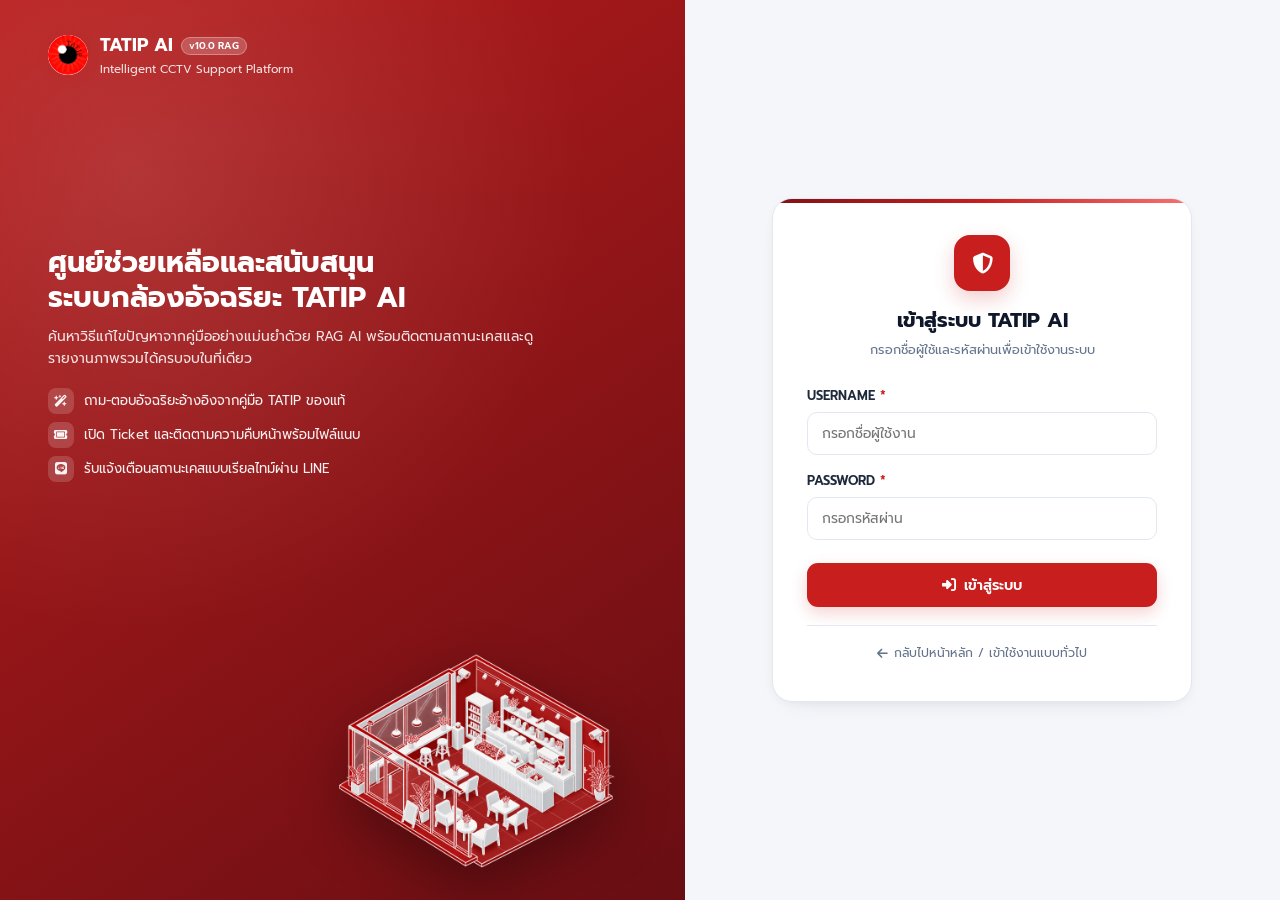
<file: index.html>
<script>
    // ตรวจสอบว่ามีข้อมูลการเข้าสู่ระบบในเครื่องหรือยัง
    const currentUser = localStorage.getItem('currentUser');
    if (!currentUser) {
        // ถ้ายังไม่ได้ล็อกอิน ให้บังคับเด้งกลับไปหน้า login.html ทันที
        window.location.href = 'login.html';
    }
</script>
<!DOCTYPE html>
<html lang="th">
<head>
    <meta charset="UTF-8">
    <meta name="viewport" content="width=device-width, initial-scale=1.0">
    <title>หน้าหลัก - TATIP AI Support System</title>
    <link href="https://fonts.googleapis.com/css2?family=Prompt:wght@300;400;500;600;700&display=swap" rel="stylesheet">
    <link rel="stylesheet" href="https://cdnjs.cloudflare.com/ajax/libs/font-awesome/6.4.0/css/all.min.css">
    <link rel="stylesheet" href="./styles.css?v=20261111-desktop1">
    <style>
        .business-news{margin:2.2rem 0 2.4rem}
        .business-news-head{display:flex;justify-content:space-between;align-items:flex-end;gap:1rem;margin-bottom:1rem}
        .business-news-head h2{margin:.55rem 0 .2rem;font-size:1.4rem;color:#172033}
        .business-news-head p{margin:0;color:#64748b;font-size:.88rem}
        .news-kicker{display:inline-flex;align-items:center;gap:.45rem;padding:.35rem .7rem;border-radius:99px;background:#fff0f0;color:#bb1e25;font-size:.74rem;font-weight:600}
        .news-grid{display:grid;grid-template-columns:repeat(4,minmax(0,1fr));gap:1rem}
        .news-card{display:flex;flex-direction:column;text-align:left;padding:0;overflow:hidden;width:100%;background:#fff;border:1px solid #e2e8f0;border-radius:17px;box-shadow:0 5px 18px #14213b0b;color:#172033;font:inherit;cursor:pointer;transition:transform .2s,box-shadow .2s}
        .news-card:hover{transform:translateY(-3px);box-shadow:0 12px 28px #14213b16}
        .news-card:focus-visible{outline:3px solid #f2a3a3;outline-offset:3px}
        .news-art{height:145px;position:relative;overflow:hidden;display:grid;place-items:center;background:linear-gradient(135deg,#fff2f2,#f6f7fb)}
        .news-art:before,.news-art:after{display:none;content:'';position:absolute;border:1px solid #e7b7b9;border-radius:22px;transform:rotate(-12deg)}
        .news-art:before{width:65%;height:70%;left:-5%;top:35%;background:#ffffff66}
        .news-art:after{width:55%;height:75%;right:-8%;top:-30%;background:#ffffff80}
        .news-art img{display:block;width:100%;height:100%;object-fit:cover}
        .news-art-icon{z-index:1;display:grid;place-items:center;width:62px;height:62px;border-radius:20px;background:#fff;color:#c91f27;box-shadow:0 8px 24px #7f1d1d1a;font-size:1.55rem}
        .news-art-label{position:absolute;z-index:1;bottom:12px;left:14px;padding:.25rem .55rem;border-radius:99px;background:#172033d9;color:#fff;font-size:.68rem}
        .news-content{padding:1rem;display:flex;flex-direction:column;flex:1}
        .news-meta{display:flex;justify-content:space-between;gap:.5rem;color:#718096;font-size:.69rem}
        .news-type{color:#c81e1e;font-weight:600}
        .news-content h3{font-size:.98rem;line-height:1.45;margin:.55rem 0 .35rem}
        .news-content p{font-size:.8rem;line-height:1.6;color:#64748b;margin:0;flex:1}
        .business-coverage-mini{margin-top:.75rem;padding:.65rem;border:1px solid #e8edf3;border-radius:12px;background:#f9fafc}
        .business-coverage-heading{display:flex;align-items:center;justify-content:space-between;gap:.3rem;margin-bottom:.45rem;color:#475569;font-size:.65rem;font-weight:700}
        .business-coverage-heading i{color:#c91f27;margin-right:.25rem}
        .business-coverage-badge{padding:.15rem .35rem;border-radius:99px;background:#fff0f0;color:#a51d24;font-size:.58rem;white-space:nowrap}
        .business-fov-graphic{width:100%;height:auto;min-height:0;aspect-ratio:3/2;display:grid;place-items:center;overflow:hidden;padding:6px;border:1px solid #edf0f5;border-radius:10px;background:#fff}
        .business-fov-graphic img{display:block;width:100%;height:100%;object-fit:contain!important;object-position:center;image-rendering:auto}
        .business-fov-dimensions{display:flex;justify-content:space-between;gap:.35rem;margin:.4rem 0;color:#738198;font-size:.58rem}
        .business-fov-dimensions strong{color:#2563a8;font-weight:600}
        .business-coverage-zones{display:grid;gap:.28rem}
        .business-coverage-zone-row{display:flex;justify-content:space-between;align-items:center;gap:.25rem;padding-top:.28rem;border-top:1px solid #e8edf3}
        .business-coverage-zone{min-width:0;overflow:hidden;text-overflow:ellipsis;white-space:nowrap;color:#334155;font-size:.64rem;font-weight:600}
        .business-coverage-target{flex:none;color:#64748b;font-size:.58rem;white-space:nowrap}
        .business-coverage-note{margin:.5rem 0 0;color:#748197;font-size:.7rem;line-height:1.55}
        .business-coverage-note a{color:#a51d24;text-decoration:underline;text-underline-offset:2px}
        .news-read{margin-top:.8rem;padding-top:.65rem;border-top:1px solid #edf0f5;color:#c81e1e;font-size:.77rem;font-weight:600;display:flex;justify-content:space-between}
        .news-disclaimer{margin:.8rem 0 0;color:#7b8798;font-size:.75rem}
        .news-overlay[hidden]{display:none}
        .news-overlay{position:fixed;inset:0;z-index:1200;display:flex;align-items:center;justify-content:center;padding:24px 24px 24px calc(var(--side-w) + 24px);background:#111827a8;backdrop-filter:blur(3px)}
        .news-dialog{width:min(860px,100%);max-height:90vh;overflow:auto;background:#fff;border-radius:20px;box-shadow:0 22px 70px #0f172a40}
        .news-dialog-head{position:sticky;top:0;z-index:2;display:flex;justify-content:space-between;gap:1rem;align-items:flex-start;padding:1.15rem 1.35rem;background:#fff;border-bottom:1px solid #e8edf3}
        .news-dialog-head h2{margin:.25rem 0 0;font-size:1.15rem;line-height:1.45}
        .news-dialog-body{padding:1.15rem 1.4rem 1.45rem}
        .news-dialog-body>p{color:#526176;line-height:1.75;margin:0 0 1rem}
        .news-coverage-modal{margin:.85rem 0 1rem}
        .news-coverage-modal h3{margin:0 0 .6rem;color:#172033;font-size:.98rem}
        .news-coverage-modal h3 i{margin-right:.35rem;color:#c91f27}
        .news-coverage-modal .business-coverage-mini{padding:1.05rem;border-radius:14px;background:#f8fafc;border:1px solid #e2e8f0}
        .news-coverage-modal .business-coverage-heading{font-size:.84rem;margin-bottom:.7rem}
        .news-coverage-modal .business-coverage-badge{font-size:.7rem;padding:.22rem .55rem}
        .news-coverage-modal .business-fov-graphic{width:100%;height:auto;max-height:480px;aspect-ratio:3/2;padding:6px;margin:0 auto;border:1px solid #e2e8f0;border-radius:12px;background:#fff}
        .news-coverage-modal .business-fov-dimensions{font-size:.75rem;margin:.75rem 0 .65rem;padding:.5rem .85rem;background:#fff;border:1px solid #e8edf3;border-radius:9px}
        .news-coverage-modal .business-coverage-zones{grid-template-columns:repeat(3,minmax(0,1fr));gap:.6rem}
        .news-coverage-modal .business-coverage-zone-row{display:block;padding:.6rem .75rem;border:1px solid #e8edf3;border-radius:10px;background:#fff}
        .news-coverage-modal .business-coverage-zone{display:block;margin-bottom:.2rem;font-size:.8rem}
        .news-coverage-modal .business-coverage-target{font-size:.72rem}
        .news-coverage-modal-note{margin:.5rem 0 0;color:#748197;font-size:.72rem;line-height:1.55}
        @media(max-width:560px){.news-overlay{padding:10px}.news-coverage-modal .business-fov-graphic{width:100%;height:auto;max-height:240px;aspect-ratio:3/2;padding:8px}.news-coverage-modal .business-coverage-zones{grid-template-columns:1fr}.news-coverage-modal .business-coverage-zone-row{display:flex;justify-content:space-between;align-items:center;gap:.4rem}.news-coverage-modal .business-coverage-zone{margin:0}}
        .news-guide-block{padding:1rem;margin:.8rem 0;border:1px solid #edf0f5;border-radius:14px;background:#fff}
        .news-guide-block h3{font-size:.95rem;margin:0 0 .55rem;color:#172033}
        .news-guide-block ul{margin:0;padding-left:1.2rem;color:#526176;line-height:1.75;font-size:.88rem}
        .news-source-links{display:flex;gap:.55rem;flex-wrap:wrap;margin-top:1rem}
        .news-source-links a{color:#a51d24;background:#fff3f3;border:1px solid #f0d0d1;border-radius:9px;padding:.45rem .65rem;text-decoration:none;font-size:.75rem;font-weight:600}
        .news-close{border:0;background:#f3f4f6;border-radius:10px;width:38px;height:38px;color:#334155;cursor:pointer;font-size:1rem}
        @media(max-width:1000px){.news-grid{grid-template-columns:repeat(2,minmax(0,1fr))}}
        @media(max-width:900px){.business-news-head{align-items:flex-start;flex-direction:column}}
        @media(max-width:560px){.news-grid{grid-template-columns:1fr}.business-news{margin:1.5rem 0}.business-news-head h2{font-size:1.2rem}.news-art{height:165px}.news-overlay{padding:10px}.news-dialog-head,.news-dialog-body{padding:1rem}}
    </style>

    <style>
        .tutorial-section{margin:2.2rem 0 2.4rem}
        .tutorial-heading{display:flex;justify-content:space-between;align-items:flex-end;gap:1rem;margin-bottom:1rem}
        .tutorial-kicker{display:inline-flex;align-items:center;gap:.45rem;padding:.35rem .7rem;border-radius:99px;background:#fff0f0;color:#bb1e25;font-size:.74rem;font-weight:600}
        .tutorial-heading h2{margin:.6rem 0 .2rem;font-size:1.4rem;color:#172033}
        .tutorial-heading p{margin:0;color:#64748b;font-size:.88rem}
        .tutorial-steps{display:flex;align-items:center;gap:.55rem;flex-wrap:wrap;color:#64748b;font-size:.78rem}
        .tutorial-steps span{display:inline-flex;align-items:center;gap:.35rem;padding:.42rem .65rem;border-radius:10px;background:#fff;border:1px solid #e8edf3}
        .tutorial-steps b{color:#c81e1e}
        .tutorial-grid{display:grid;grid-template-columns:repeat(3,minmax(0,1fr));gap:1rem}
        .tutorial-card{overflow:hidden;background:#fff;border:1px solid #e2e8f0;border-radius:17px;box-shadow:0 5px 18px #14213b0b;transition:transform .2s,box-shadow .2s}
        .tutorial-card:hover{transform:translateY(-3px);box-shadow:0 12px 28px #14213b16}
.tutorial-screen{position:relative;aspect-ratio:16/9;display:grid;place-items:center;overflow:hidden;background:radial-gradient(circle at 70% 20%,#fff 0,#fff7f7 36%,#f3f5fa 100%);border-bottom:1px solid #edf0f5}
        .tutorial-screen.has-video:before,.tutorial-screen.has-video:after{display:none}
        .tutorial-video{width:100%;height:100%;object-fit:contain;background:#101827}
        .tutorial-ready{display:inline-flex;align-items:center;gap:.35rem;color:#16834b;font-weight:600}
        .tutorial-screen:before,.tutorial-screen:after{content:'';position:absolute;border:1px solid #e7b7b9;border-radius:16px;transform:rotate(-8deg)}
        .tutorial-screen:before{width:56%;height:54%;left:9%;top:20%;background:#ffffffa8}
        .tutorial-screen:after{width:40%;height:44%;right:8%;bottom:8%;background:#fff8}
        .tutorial-play{position:relative;z-index:1;width:54px;height:54px;display:grid;place-items:center;border-radius:50%;background:#c91f27;color:#fff;box-shadow:0 8px 22px #c91f2744;font-size:1.05rem}
        .tutorial-screen-label{position:absolute;z-index:1;bottom:12px;left:14px;padding:.25rem .5rem;border-radius:7px;background:#172033d9;color:#fff;font-size:.68rem}
        .tutorial-body{padding:1rem 1.05rem 1.1rem}
        .tutorial-meta{display:flex;justify-content:space-between;align-items:center;gap:.5rem;color:#718096;font-size:.72rem}
        .tutorial-tag{padding:.22rem .55rem;border-radius:99px;background:#fff0f0;color:#bd2027;font-weight:600}
        .tutorial-body h3{font-size:1rem;margin:.65rem 0 .35rem;color:#172033}
        .tutorial-body p{margin:0;color:#64748b;font-size:.82rem;line-height:1.6;min-height:2.6em}
        .tutorial-footer{display:flex;align-items:center;justify-content:space-between;margin-top:.8rem;padding-top:.7rem;border-top:1px solid #edf0f5;color:#a1aab8;font-size:.75rem}
        .tutorial-coming{display:inline-flex;align-items:center;gap:.35rem;color:#b4232b;font-weight:600}
        .tutorial-note{margin:.85rem 0 0;padding:.65rem .8rem;border:1px dashed #e5b8ba;border-radius:11px;background:#fffafa;color:#7b5960;font-size:.76rem}
        @media(max-width:850px){.tutorial-grid{grid-template-columns:repeat(2,minmax(0,1fr))}.tutorial-heading{align-items:flex-start;flex-direction:column}}
        @media(max-width:560px){.tutorial-grid{grid-template-columns:1fr}.tutorial-section{margin:1.5rem 0}.tutorial-heading h2{font-size:1.2rem}.tutorial-body p{min-height:0}}
    </style>

</head>
<body>
    <!-- UNIFIED DESKTOP SIDEBAR -->
    <nav class="app-sidebar" aria-label="เมนูหลัก">
        <a href="index.html" class="sidebar-brand">
            <span class="logo-mark" aria-hidden="true"><img src="./assets/tatip-logo-source.png" alt=""></span>
            <div class="sidebar-brand-text">
                <div class="sidebar-brand-title">TATIP AI <span class="version-badge">v10.0 RAG</span></div>
                <span class="sidebar-brand-sub">ระบบสนับสนุนบริการลูกค้า</span>
            </div>
        </a>
        <div class="sidebar-nav-scroll">
            <div class="sidebar-section-label">เมนูหลัก</div>
            <a href="index.html" class="sidebar-link active"><i class="fa-solid fa-house"></i><span>หน้าหลัก</span></a>
            <a href="camera_planner.html" class="sidebar-link"><i class="fa-solid fa-video"></i><span>วางแผนติดตั้งกล้อง</span></a>
            <a href="chat.html" class="sidebar-link"><i class="fa-solid fa-comments"></i><span>แชท AI</span></a>
            <a href="customer_dashboard.html" class="sidebar-link"><i class="fa-solid fa-chart-pie"></i><span>ภาพรวมของฉัน</span></a>
            <a href="history.html" class="sidebar-link"><i class="fa-solid fa-clock-rotate-left"></i><span>ประวัติการสนทนา</span></a>
            <a href="faq.html" class="sidebar-link"><i class="fa-solid fa-circle-question"></i><span>คำถามที่พบบ่อย</span></a>
            <a href="contact.html" class="sidebar-link"><i class="fa-solid fa-headset"></i><span>ติดต่อเจ้าหน้าที่</span></a>
        </div>
        <div class="sidebar-footer">
            <button type="button" onclick="window.logoutUser()" class="btn-sidebar-logout">
                <i class="fa-solid fa-right-from-bracket"></i> ออกจากระบบ
            </button>
        </div>
    </nav>

    <header class="top-navbar">
        <div class="nav-container">
            <div class="header-context">
                <div class="header-page-title"><i class="fa-solid fa-house text-red"></i> ศูนย์ช่วยเหลือ TATIP AI</div>
                <span class="header-page-sub">คู่มือการใช้งาน วิดีโอสอน และผู้ช่วย AI อัจฉริยะ</span>
            </div>
            <div class="header-actions">
                <div class="status-online-pill">
                    <span class="dot"></span>
                    <span>RAG: <strong>Online</strong></span>
                </div>
                <button type="button" onclick="openSupportModal()" class="btn-saas btn-saas-primary">
                    <i class="fa-solid fa-ticket"></i> เปิด Ticket
                </button>
                <button type="button" onclick="window.logoutUser()" class="btn-saas btn-saas-danger-soft">
                    <i class="fa-solid fa-right-from-bracket"></i> ออกจากระบบ
                </button>
            </div>
        </div>
    </header>

    <main class="main-content">
        <section class="hero-banner">
            <div class="hero-content">
                <div class="ai-tag"><i class="fa-solid fa-wand-magic-sparkles"></i> AI วิเคราะห์ปัญหากล้อง TATIP AI</div>
                <h1 class="hero-title">สวัสดีค่ะ มีอะไรให้ TATIP AI ช่วยเหลือไหมคะ?</h1>
                <p class="hero-subtitle">ค้นหาคู่มือการใช้งาน วิธีแก้ปัญหากล้อง CCTV Dashboard ได้ทันที</p>
                
                <div class="hero-search-bar">
                    <i class="fa-solid fa-magnifying-glass search-icon"></i>
                    <input type="text" id="homeSearchInput" placeholder="ถามเกี่ยวกับ TATIP AI..." onkeypress="handleHomeSearch(event)">
                    <button class="btn-hero-search" onclick="executeHomeSearch()">ค้นหา</button>
                </div>

                <div class="popular-tags">
                    <button class="tag-btn" onclick="askQuickQuestion('กล้องขึ้นออนไลน์แต่ไม่มีภาพ')">กล้องไม่มีภาพ</button>
                    <button class="tag-btn" onclick="askQuickQuestion('ดู IP Address กล้อง')">ดู IP กล้อง</button>
                    <button class="tag-btn" onclick="askQuickQuestion('ตั้งค่าการแจ้งเตือน')">การแจ้งเตือน</button>
                </div>
            </div>
            <div class="hero-art" aria-hidden="true">
                <img src="./assets/hero-isometric-cctv.png?v=20261030-lineart" alt="">
            </div>
        </section>

        <section class="tutorial-section" aria-labelledby="tutorialHeading">
            <div class="tutorial-heading">
                <div>
                    <span class="tutorial-kicker"><i class="fa-solid fa-circle-play"></i> คลิปสอนใช้งาน</span>
                    <h2 id="tutorialHeading">เรียนรู้วิธีใช้ TATIP ทีละขั้น</h2>
                    <p>คู่มือวิดีโอจะช่วยให้เริ่มต้น ตั้งค่ากล้อง และอ่านผลบน Dashboard ได้ง่ายขึ้น</p>
                </div>
                <div class="tutorial-steps" aria-label="ลำดับการเรียนรู้">
                    <span><b>01</b> เข้าสู่ระบบ</span><i class="fa-solid fa-chevron-right"></i>
                    <span><b>02</b> ตั้งค่า ROI</span><i class="fa-solid fa-chevron-right"></i>
                    <span><b>03</b> อ่านผลบน Dashboard</span>
                </div>
            </div>
<div class="tutorial-grid">
    <article class="tutorial-card">
        <div class="tutorial-screen has-video" aria-label="วิดีโอสอนเข้าสู่ระบบและเลือกสาขา">
            <video class="tutorial-video" controls playsinline preload="metadata" title="เข้าสู่ระบบและเลือกสาขา">
                <source src="./assets/videos/Login.mp4" type="video/mp4">
                เบราว์เซอร์นี้ไม่รองรับการเล่นวิดีโอ
            </video>
        </div>
        <div class="tutorial-body">
            <div class="tutorial-meta">
                <span class="tutorial-tag">เริ่มต้นใช้งาน</span>
                <span>บทที่ 01</span>
            </div>
            <h3>เข้าสู่ระบบและเลือกสาขา</h3>
            <p>วิธีเข้าสู่ระบบ ตรวจสอบบัญชี และเลือกสาขาที่ต้องการใช้งาน</p>
            <div class="tutorial-footer">
                <span>วิดีโอสอน</span>
                <span class="tutorial-ready"><i class="fa-solid fa-circle-check"></i> พร้อมรับชม</span>
            </div>
        </div>
    </article>

    <article class="tutorial-card">
        <div class="tutorial-screen has-video" aria-label="วิดีโอสอนตั้งค่า ROI">
            <video class="tutorial-video" controls playsinline preload="metadata" title="กำหนดพื้นที่ ROI">
                <source src="./assets/videos/ROI .mp4" type="video/mp4">
                เบราว์เซอร์นี้ไม่รองรับการเล่นวิดีโอ
            </video>
        </div>
        <div class="tutorial-body">
            <div class="tutorial-meta">
                <span class="tutorial-tag">ตั้งค่ากล้อง</span>
                <span>บทที่ 02</span>
            </div>
            <h3>กำหนดพื้นที่ ROI</h3>
            <p>เลือกกล้อง วาดกรอบพื้นที่ที่ต้องการให้ระบบวิเคราะห์ และตรวจสอบก่อนบันทึก</p>
            <div class="tutorial-footer">
                <span>วิดีโอสอน</span>
                <span class="tutorial-ready"><i class="fa-solid fa-circle-check"></i> พร้อมรับชม</span>
            </div>
        </div>
    </article>

    <article class="tutorial-card">
        <div class="tutorial-screen has-video" aria-label="วิดีโอสอนอ่าน Dashboard">
            <video class="tutorial-video" controls playsinline preload="metadata" title="อ่าน Dashboard และ Heatmap">
                <source src="./assets/videos/Heatmap.mp4" type="video/mp4">
                เบราว์เซอร์นี้ไม่รองรับการเล่นวิดีโอ
            </video>
        </div>
        <div class="tutorial-body">
            <div class="tutorial-meta">
                <span class="tutorial-tag">ดูผลวิเคราะห์</span>
                <span>บทที่ 03</span>
            </div>
            <h3>อ่าน Dashboard และ Heatmap</h3>
            <p>ทำความเข้าใจตัวกรอง ช่วงเวลา ตัวเลขสรุป และจุดสีบน Heatmap</p>
            <div class="tutorial-footer">
                <span>วิดีโอสอน</span>
                <span class="tutorial-ready"><i class="fa-solid fa-circle-check"></i> พร้อมรับชม</span>
            </div>
        </div>
    </article>
</div>
</section>

        <section class="business-news" aria-labelledby="businessNewsHeading">
            <div class="business-news-head">
                <div>
                    <span class="news-kicker"><i class="fa-regular fa-newspaper"></i> ข่าวสารและไอเดียธุรกิจ</span>
                    <h2 id="businessNewsHeading">เลือกกล้องให้เหมาะกับพื้นที่ของคุณ</h2>
                    <p>แนวคิดเริ่มต้นสำหรับร้านอาหาร ร้านค้า คลังสินค้า และสำนักงาน</p>
                </div>
                <a href="camera_planner.html" class="btn-saas btn-saas-primary"><i class="fa-solid fa-compass-drafting"></i> คำนวณและวางแผนผังกล้อง 2D/3D</a>
            </div>
            <div class="news-grid">
                <article class="news-card" role="button" tabindex="0" onclick="openBusinessGuide('restaurant')" onkeydown="if(event.key==='Enter'||event.key===' '){event.preventDefault();openBusinessGuide('restaurant')}">
                    <span class="news-art"><img src="./assets/business-restaurant.png" alt="กล้องวงจรปิดภายในร้านอาหาร" loading="lazy"><span class="news-art-label">ร้านอาหาร · คาเฟ่</span></span>
                    <div class="news-content"><span class="news-meta"><span class="news-type">เลือกกล้องตามธุรกิจ</span><span>อ่าน 3 นาที</span></span><h3>ร้านอาหาร: ภาพชัดในแสงน้อยและจุดบริการ</h3><p>เริ่มจากทางเข้า จุดชำระเงิน และพื้นที่ปฏิบัติงาน เลือกคุณสมบัติภาพให้เหมาะกับแสงของแต่ละจุด</p><div class="business-coverage-mini" aria-label="มุมเลนส์และพื้นที่ภาพของ restaurant">
                        <div class="business-coverage-heading"><span><i class="fa-solid fa-video" aria-hidden="true"></i> ผังพื้นที่และมุมกล้อง</span><span class="business-coverage-badge">4MP*</span></div>
                        <div class="business-fov-graphic"><img src="assets/tatip-restaurant.jpg?v=20261111-hd2" alt="ผังร้านอาหารและพื้นที่กล้องครอบคลุม" loading="lazy" decoding="async" width="1264" height="848"></div>
                        <div class="business-fov-dimensions"><span><strong>θ</strong> มุมเลนส์</span><span><strong>D</strong> ระยะ</span><span><strong>W × H</strong> ขนาดภาพ</span></div>
                        <div class="business-coverage-zones"><div class="business-coverage-zone-row"><span class="business-coverage-zone">ทางเข้า</span><span class="business-coverage-target">จำแนก · ≤21.5 ม.</span></div><div class="business-coverage-zone-row"><span class="business-coverage-zone">จุดชำระเงิน</span><span class="business-coverage-target">ระบุตัว · ≤10.8 ม.</span></div><div class="business-coverage-zone-row"><span class="business-coverage-zone">พื้นที่บริการ</span><span class="business-coverage-target">สังเกต · ≤42.7 ม.</span></div></div>
                    </div><span class="news-read">อ่านแนวทาง <i class="fa-solid fa-arrow-right"></i></span></div>
                </article>
                <article class="news-card" role="button" tabindex="0" onclick="openBusinessGuide('retail')" onkeydown="if(event.key==='Enter'||event.key===' '){event.preventDefault();openBusinessGuide('retail')}">
                    <span class="news-art"><img src="./assets/business-retail.png" alt="กล้องวงจรปิดในร้านค้าปลีก" loading="lazy"><span class="news-art-label">ร้านค้าปลีก</span></span>
                    <div class="news-content"><span class="news-meta"><span class="news-type">เลือกกล้องตามธุรกิจ</span><span>อ่าน 3 นาที</span></span><h3>ร้านค้า: ทางเข้า เคาน์เตอร์ และทางเดิน</h3><p>วางแผนมุมมองให้ครอบคลุมจุดเข้าออกและจุดบริการ พร้อมรับมือแสงย้อนจากหน้าร้าน</p><div class="business-coverage-mini" aria-label="มุมเลนส์และพื้นที่ภาพของ retail">
                        <div class="business-coverage-heading"><span><i class="fa-solid fa-video" aria-hidden="true"></i> มุมมองและพื้นที่ภาพ</span><span class="business-coverage-badge">4MP*</span></div>
                        <div class="business-fov-graphic"><img src="assets/tatip-retail.jpg?v=20261111-hd2" alt="ผังร้านค้าปลีกและพื้นที่กล้องครอบคลุม" loading="lazy" decoding="async" width="1264" height="848"></div>
                        <div class="business-fov-dimensions"><span><strong>θ</strong> มุมเลนส์</span><span><strong>D</strong> ระยะ</span><span><strong>W × H</strong> ขนาดภาพ</span></div>
                        <div class="business-coverage-zones"><div class="business-coverage-zone-row"><span class="business-coverage-zone">ทางเข้า</span><span class="business-coverage-target">ระบุตัว · ≤10.8 ม.</span></div><div class="business-coverage-zone-row"><span class="business-coverage-zone">เคาน์เตอร์</span><span class="business-coverage-target">ระบุตัว · ≤10.8 ม.</span></div><div class="business-coverage-zone-row"><span class="business-coverage-zone">แนวชั้นวาง</span><span class="business-coverage-target">สังเกต · ≤42.7 ม.</span></div></div>
                    </div><span class="news-read">อ่านแนวทาง <i class="fa-solid fa-arrow-right"></i></span></div>
                </article>
                <article class="news-card" role="button" tabindex="0" onclick="openBusinessGuide('warehouse')" onkeydown="if(event.key==='Enter'||event.key===' '){event.preventDefault();openBusinessGuide('warehouse')}">
                    <span class="news-art"><img src="./assets/business-warehouse.png" alt="กล้องวงจรปิดในคลังสินค้า" loading="lazy"><span class="news-art-label">คลังสินค้า · โรงงาน</span></span>
                    <div class="news-content"><span class="news-meta"><span class="news-type">เลือกกล้องตามธุรกิจ</span><span>อ่าน 4 นาที</span></span><h3>คลังสินค้า: พื้นที่กว้างและจุดรับส่งของ</h3><p>พิจารณาระยะมองเห็น สภาพแสง และสภาพแวดล้อมของพื้นที่ติดตั้งทั้งในและนอกอาคาร</p><div class="business-coverage-mini" aria-label="มุมเลนส์และพื้นที่ภาพของ warehouse">
                        <div class="business-coverage-heading"><span><i class="fa-solid fa-video" aria-hidden="true"></i> มุมมองและพื้นที่ภาพ</span><span class="business-coverage-badge">4MP*</span></div>
                        <div class="business-fov-graphic"><img src="assets/tatip-warehouse.jpg?v=20261111-hd2" alt="ผังคลังสินค้าและพื้นที่กล้องครอบคลุม" loading="lazy" decoding="async" width="1264" height="848"></div>
                        <div class="business-fov-dimensions"><span><strong>θ</strong> มุมเลนส์</span><span><strong>D</strong> ระยะ</span><span><strong>W × H</strong> ขนาดภาพ</span></div>
                        <div class="business-coverage-zones"><div class="business-coverage-zone-row"><span class="business-coverage-zone">จุดรับส่งสินค้า</span><span class="business-coverage-target">จำแนก · ≤21.5 ม.</span></div><div class="business-coverage-zone-row"><span class="business-coverage-zone">แนวชั้นวาง</span><span class="business-coverage-target">สังเกต · ≤42.7 ม.</span></div><div class="business-coverage-zone-row"><span class="business-coverage-zone">แนวรั้ว</span><span class="business-coverage-target">ตรวจพบ · ≤107.5 ม.</span></div></div>
                    </div><span class="news-read">อ่านแนวทาง <i class="fa-solid fa-arrow-right"></i></span></div>
                </article>
                <article class="news-card" role="button" tabindex="0" onclick="openBusinessGuide('office')" onkeydown="if(event.key==='Enter'||event.key===' '){event.preventDefault();openBusinessGuide('office')}">
                    <span class="news-art"><img src="./assets/business-office.png" alt="กล้องวงจรปิดในสำนักงาน" loading="lazy"><span class="news-art-label">สำนักงาน · อาคาร</span></span>
                    <div class="news-content"><span class="news-meta"><span class="news-type">เลือกกล้องตามธุรกิจ</span><span>อ่าน 3 นาที</span></span><h3>สำนักงาน: โถงต้อนรับและทางเดิน</h3><p>ออกแบบตำแหน่งติดตั้งตามพื้นที่ใช้งานจริง เลี่ยงมุมอับ และคำนึงถึงความเป็นส่วนตัว</p><div class="business-coverage-mini" aria-label="มุมเลนส์และพื้นที่ภาพของ office">
                        <div class="business-coverage-heading"><span><i class="fa-solid fa-video" aria-hidden="true"></i> มุมมองและพื้นที่ภาพ</span><span class="business-coverage-badge">4MP*</span></div>
                        <div class="business-fov-graphic"><img src="assets/tatip-office.jpg?v=20261111-hd2" alt="ผังสำนักงานและพื้นที่กล้องครอบคลุม" loading="lazy" decoding="async" width="1264" height="848"></div>
                        <div class="business-fov-dimensions"><span><strong>θ</strong> มุมเลนส์</span><span><strong>D</strong> ระยะ</span><span><strong>W × H</strong> ขนาดภาพ</span></div>
                        <div class="business-coverage-zones"><div class="business-coverage-zone-row"><span class="business-coverage-zone">ประตู/ต้อนรับ</span><span class="business-coverage-target">จำแนก · ≤21.5 ม.</span></div><div class="business-coverage-zone-row"><span class="business-coverage-zone">ทางเดิน</span><span class="business-coverage-target">สังเกต · ≤42.7 ม.</span></div><div class="business-coverage-zone-row"><span class="business-coverage-zone">พื้นที่ส่วนกลาง</span><span class="business-coverage-target">ตรวจพบ · ≤107.5 ม.</span></div></div>
                    </div><span class="news-read">อ่านแนวทาง <i class="fa-solid fa-arrow-right"></i></span></div>
                </article>
            </div>
            <p class="business-coverage-note">*ค่าตัวอย่างจากความกว้างภาพแนวนอน 2,688 px ตาม DORI 2014: ระบุตัว 250 px/m, จำแนก 125 px/m, สังเกต 63 px/m, ตรวจพบ 25 px/m (คำนวณความกว้างฉาก ≈ 2,688 ÷ px/m) ไม่ใช่รัศมีหรือระยะติดตั้งตายตัว ควรเลือกเลนส์และระยะให้เหมาะ และยืนยันด้วยภาพจริง เพราะความละเอียด เลนส์ ระยะ มุมติดตั้ง และแสงมีผล <a href="https://whitepapers.axis.com/en-us/pixel-density-based-on-iec-62676-4-2014" target="_blank" rel="noopener noreferrer">อ้างอิงหลักการ DORI และ pixel density (Axis)</a></p>
            <p class="news-disclaimer"><i class="fa-solid fa-circle-info"></i> เป็นแนวทางเบื้องต้น ไม่ได้ระบุยี่ห้อหรือรุ่น ก่อนซื้อควรตรวจมุมติดตั้ง แสง ระยะ และความเข้ากันได้กับระบบบันทึกภาพเดิม</p>
        </section>

<section class="home-bottom-layout">
            <div class="top-faqs-container">
                <div class="faqs-header">
                    <h3><i class="fa-solid fa-fire text-red"></i> คำถามพบบ่อย</h3>
                    <a href="faq.html" style="font-size:0.75rem; color:var(--primary-red); text-decoration:none;">ดูทั้งหมด &gt;</a>
                </div>
                <div class="faq-item-card" onclick="askQuickQuestion('กล้องขึ้นออนไลน์แต่ไม่มีภาพ ต้องแก้ไขอย่างไร?')">
                    <div class="faq-meta"><span class="badge-cat red">หมวดกล้อง</span></div>
                    <h4>กล้องขึ้นออนไลน์แต่ไม่มีภาพ (Black Screen)</h4>
                    <p>ขั้นตอนการตรวจสอบ RTSP Stream เบื้องต้น</p>
                </div>
            </div>
            
            <div class="rag-status-card">
                <div class="rag-card-header">
                    <span class="rag-pill-active">TATIP KNOWLEDGE</span>
                    <span class="vdb-badge">RAG</span>
                </div>
                <h3>TATIP Knowledge RAG</h3>
                <p class="rag-desc">ค้นหาคำตอบจากเอกสารความรู้ที่อัปโหลดไว้</p>
                <div class="rag-stats-grid">
                    <div class="stat-box"><div class="stat-num text-red">RAG</div><div class="stat-label">ค้นหาจากคลังความรู้</div></div>
                    <div class="stat-box"><div class="stat-num text-white">AI</div><div class="stat-label">คำตอบอ้างอิงจากเอกสาร</div></div>
                </div>
            </div>
        </section>
    </main>

    <!-- TICKET MODAL -->
    <div id="ticketModal" class="modal-overlay">
        <div class="modal-content">
            <div class="modal-header">
                <h3><i class="fa-solid fa-ticket text-red"></i> เปิด Ticket แจ้งเรื่อง</h3>
                <button class="btn-close-modal" onclick="closeSupportModal()">&times;</button>
            </div>
            <form onsubmit="submitSupportTicket(event)">
                <div class="form-group">
                    <label for="supportCategory">ประเภทปัญหา</label>
                    <select id="supportCategory">
                        <option value="auto" selected>วิเคราะห์อัตโนมัติจากข้อความที่ส่ง</option>
                        <option value="กล้อง / CCTV">กล้อง / CCTV (ภาพดับ, ไม่มีภาพ, IP / RTSP)</option>
                        <option value="การตี ROI / พื้นที่วิเคราะห์">การตี ROI / พื้นที่วิเคราะห์ (วาดกรอบ, โซนตรวจจับ)</option>
                        <option value="การเข้าสู่ระบบ / บัญชีผู้ใช้">การเข้าสู่ระบบ / บัญชีผู้ใช้ (ล็อกอิน, รหัสผ่าน, สิทธิ์)</option>
                        <option value="Dashboard และรายงาน">Dashboard และรายงาน (Heatmap, กราฟ, สรุปยอด)</option>
                        <option value="การแจ้งเตือน (LINE / ระบบ)">การแจ้งเตือน (LINE / ระบบ)</option>
                        <option value="เครือข่าย / อินเทอร์เน็ต">เครือข่าย / อินเทอร์เน็ต (Bandwidth, Firewall, พอร์ต 554)</option>
                        <option value="แชท AI / คู่มือระบบ">แชท AI / คู่มือระบบ</option>
                        <option value="เรื่องที่ไม่เกี่ยวข้อง">เรื่องที่ไม่เกี่ยวข้อง</option>
                    </select>
                </div>
                <div class="form-group"><label>รายละเอียดปัญหา <span class="req">*</span></label><textarea rows="4" required placeholder="อธิบายรายละเอียดปัญหาที่ต้องการให้ทีมงานช่วยเหลือ"></textarea></div>
                <div style="display:flex; justify-content:flex-end; gap:10px; margin-top:14px;">
                    <button type="button" onclick="closeSupportModal()" class="btn-saas btn-saas-secondary">ยกเลิก</button>
                    <button type="submit" class="btn-saas btn-saas-primary">ส่งเรื่อง</button>
                </div>
            </form>
        </div>
    </div>

    <script src="./script.js?v=20261113-autosearch1"></script>
    <div class="news-overlay" id="businessGuideOverlay" hidden role="dialog" aria-modal="true" aria-labelledby="businessGuideTitle" onclick="if(event.target===this)closeBusinessGuide()">
        <article class="news-dialog">
            <header class="news-dialog-head">
                <div><span class="news-kicker" id="businessGuideCategory"></span><h2 id="businessGuideTitle"></h2></div>
                <button class="news-close" type="button" onclick="closeBusinessGuide()" aria-label="ปิดบทความ"><i class="fa-solid fa-xmark"></i></button>
            </header>
            <div class="news-dialog-body" id="businessGuideBody"></div>
        </article>
    </div>
    <script>
        const businessGuideData = {
            restaurant: {
                category: 'ร้านอาหาร · คาเฟ่', title: 'เลือกกล้องสำหรับร้านอาหารและคาเฟ่',
                intro: 'เริ่มจากระบุเหตุการณ์ที่ต้องการเห็น เช่น จุดเข้าออก จุดชำระเงิน หรือพื้นที่ปฏิบัติงาน แล้วเลือกตำแหน่งและคุณสมบัติภาพให้เหมาะกับแสงและระยะของแต่ละจุด',
                camera: ['กล้องโดมสำหรับมุมมองภายในร้านที่ต้องการติดตั้งอย่างเรียบร้อย', 'กล้องเลนส์ปรับระยะได้เมื่อจำเป็นต้องดูรายละเอียดเฉพาะจุด เช่น เคาน์เตอร์หรือทางเข้า'],
                features: ['พื้นที่แสงน้อยควรทดลองภาพในช่วงเวลาที่ร้านเปิดจริง', 'ทางเข้าที่มีแสงด้านนอกสว่างกว่าด้านในควรพิจารณา WDR', 'จัดตำแหน่งให้ครอบคลุมจุดสำคัญโดยไม่หันเข้าพื้นที่ส่วนตัว'],
                sources: [['แนวทางสำหรับร้านอาหาร', 'https://www.axis.com/solutions/hotels-and-restaurants'], ['ความต่างของแสงและ WDR', 'https://whitepapers.axis.com/en-us/wide-dynamic-range']]
            },
            retail: {
                category: 'ร้านค้าปลีก', title: 'เลือกกล้องสำหรับร้านค้าปลีก',
                intro: 'ทำแผนผังร้านก่อน แล้วทำเครื่องหมายทางเข้า เคาน์เตอร์ชำระเงิน และแนวชั้นวางที่ต้องการดู จากนั้นกำหนดมุมกล้องให้ลดจุดบอดและได้รายละเอียดตามระยะจริง',
                camera: ['กล้องโดมเหมาะกับมุมมองภายในร้านและทางเดิน', 'กล้องแบบ Bullet อาจเหมาะกับจุดภายนอกหรือแนวทางเข้า ทั้งนี้ให้เลือกตามสภาพติดตั้ง'],
                features: ['พิจารณา WDR สำหรับทางเข้าที่มีแสงย้อนหรือความต่างของแสงมาก', 'เลือกเลนส์และความละเอียดตามระยะที่ต้องดู ไม่ใช่ดูจำนวนเมกะพิกเซลอย่างเดียว', 'ตรวจความเข้ากันได้กับ NVR และระบบเดิมก่อนซื้อ'],
                sources: [['รูปแบบกล้องเครือข่าย', 'https://www.axis.com/products/network-cameras'], ['ความต่างของแสงและ WDR', 'https://whitepapers.axis.com/en-us/wide-dynamic-range']]
            },
            warehouse: {
                category: 'คลังสินค้า · โรงงาน', title: 'เลือกกล้องสำหรับคลังสินค้าและโรงงาน',
                intro: 'พื้นที่กว้างควรแบ่งเป็นโซน เช่น ประตูรับส่งของ ทางเดิน และพื้นที่เก็บสินค้า แล้วกำหนดว่าต้องเห็นภาพรวมหรืออ่านรายละเอียดในระยะใกล้',
                camera: ['กล้อง Bullet สำหรับแนวรั้วหรือจุดภายนอก เมื่อรุ่นนั้นรองรับสภาพอากาศของพื้นที่', 'กล้องโดมหรือกล้องมุมกว้างสำหรับพื้นที่ภายในและทางเดิน'],
                features: ['ตรวจระดับการป้องกันฝุ่นและน้ำให้เหมาะกับจุดติดตั้งจริง', 'พื้นที่มืดหรือใช้งานกลางคืนควรดูผลทดสอบภาพในสภาพแสงจริง', 'คำนวณพื้นที่เก็บบันทึก แบนด์วิดท์ และระยะสายร่วมด้วย'],
                sources: [['รูปแบบกล้องเครือข่าย', 'https://www.axis.com/products/network-cameras'], ['ความต่างของแสงและ WDR', 'https://whitepapers.axis.com/en-us/wide-dynamic-range']]
            },
            office: {
                category: 'สำนักงาน · อาคาร', title: 'เลือกกล้องสำหรับสำนักงานและอาคาร',
                intro: 'เริ่มจากจุดเข้าออก โถงต้อนรับ และทางเดินที่ต้องการดูแล เลือกมุมกล้องที่เห็นเส้นทางสัญจรได้โดยไม่เก็บภาพเกินความจำเป็น',
                camera: ['กล้องโดมสำหรับโถงและพื้นที่ภายในที่ต้องการมุมมองกว้าง', 'กล้องแบบปรับระยะได้สำหรับจุดที่ต้องกำหนดขอบเขตภาพเป็นพิเศษ'],
                features: ['พิจารณา WDR หากกล้องหันเข้าหาหน้าต่างหรือประตูที่มีแสงย้อน', 'ทดสอบภาพในช่วงเวลาทำงานจริงและตรวจจุดอับ', 'กำหนดสิทธิ์การเข้าถึงและแนวทางจัดเก็บภาพตามนโยบายองค์กร'],
                sources: [['รูปแบบกล้องเครือข่าย', 'https://www.axis.com/products/network-cameras'], ['ความต่างของแสงและ WDR', 'https://whitepapers.axis.com/en-us/wide-dynamic-range']]
            }
        };
        function guideEscape(value) {
            return String(value || '').replace(/[&<>"']/g, function(ch) {
                return {'&':'&amp;','<':'&lt;','>':'&gt;','"':'&quot;',"'":'&#39;'}[ch];
            });
        }
        function openBusinessGuide(key) {
            const data = businessGuideData[key];
            if (!data) return;
            document.getElementById('businessGuideCategory').textContent = data.category;
            document.getElementById('businessGuideTitle').textContent = data.title;
            const cameraItems = data.camera.map(item => '<li>' + guideEscape(item) + '</li>').join('');
            const featureItems = data.features.map(item => '<li>' + guideEscape(item) + '</li>').join('');
            const sourceLinks = data.sources.map(item => '<a href="' + guideEscape(item[1]) + '" target="_blank" rel="noopener noreferrer">' + guideEscape(item[0]) + ' <i class="fa-solid fa-arrow-up-right-from-square"></i></a>').join('');
            const guideCard = Array.from(document.querySelectorAll('.news-card')).find(function(card) {
                return (card.getAttribute('onclick') || '').indexOf("openBusinessGuide('" + key + "')") !== -1;
            });
            const coveragePanel = guideCard ? guideCard.querySelector('.business-coverage-mini') : null;
            const coverageSection = coveragePanel ? '<section class="news-coverage-modal"><h3><i class="fa-solid fa-ruler-combined" aria-hidden="true"></i> ผังร้านและพื้นที่ที่กล้องครอบคลุม</h3><div class="business-coverage-mini">' + coveragePanel.innerHTML + '</div><p class="news-coverage-modal-note">ตัวเลขเป็นความกว้างฉากตัวอย่างจากกล้อง 4MP ไม่ใช่ระยะติดตั้งตายตัว ควรยืนยันจากรุ่นเลนส์ ระยะติดตั้ง มุมกล้อง และแสงจริง <a href="https://whitepapers.axis.com/en-us/pixel-density-based-on-iec-62676-4-2014" target="_blank" rel="noopener noreferrer">อ่านหลักการ DORI</a></p></section>' : '';
            const plannerCta = '<div style="margin:14px 0 6px;padding:12px 14px;border-radius:12px;background:#FEF2F2;border:1px solid #FECACA;display:flex;align-items:center;justify-content:space-between;gap:12px;"><div><strong style="color:#991B1B;display:block;font-size:0.88rem;">ต้องการคำนวณจำนวนและจุดติดกล้องสำหรับพื้นที่ของคุณ?</strong><span style="color:#7F1D1D;font-size:0.78rem;">จำลองผังร้าน 2D/3D และตรวจสอบจุดอับสายตาได้ทันที</span></div><a href="camera_planner.html?business=' + encodeURIComponent(key) + '" class="btn-saas btn-saas-primary" style="flex:none;"><i class="fa-solid fa-compass-drafting"></i> เปิดแผนผังกล้อง</a></div>';
            document.getElementById('businessGuideBody').innerHTML = '<p>' + guideEscape(data.intro) + '</p>' + plannerCta + coverageSection + '<section class="news-guide-block"><h3><i class="fa-solid fa-video" style="color:#c91f27"></i> รูปแบบกล้องที่ควรพิจารณา</h3><ul>' + cameraItems + '</ul></section><section class="news-guide-block"><h3><i class="fa-solid fa-sliders" style="color:#c91f27"></i> คุณสมบัติและจุดตรวจสอบ</h3><ul>' + featureItems + '</ul></section><p class="news-disclaimer">คำแนะนำเป็นแนวทางเริ่มต้น ควรทดลองภาพจากมุมติดตั้งจริงและตรวจระบบบันทึกภาพเดิมก่อนเลือกซื้อ</p><div class="news-source-links">' + sourceLinks + '</div>';
            document.getElementById('businessGuideOverlay').hidden = false;
            document.body.style.overflow = 'hidden';
            document.querySelector('#businessGuideOverlay .news-close').focus();
        }
        function closeBusinessGuide() {
            document.getElementById('businessGuideOverlay').hidden = true;
            document.body.style.overflow = '';
        }
        document.addEventListener('keydown', function(event) {
            if (event.key === 'Escape') closeBusinessGuide();
        });
    </script>
</body>
</html>
</file>
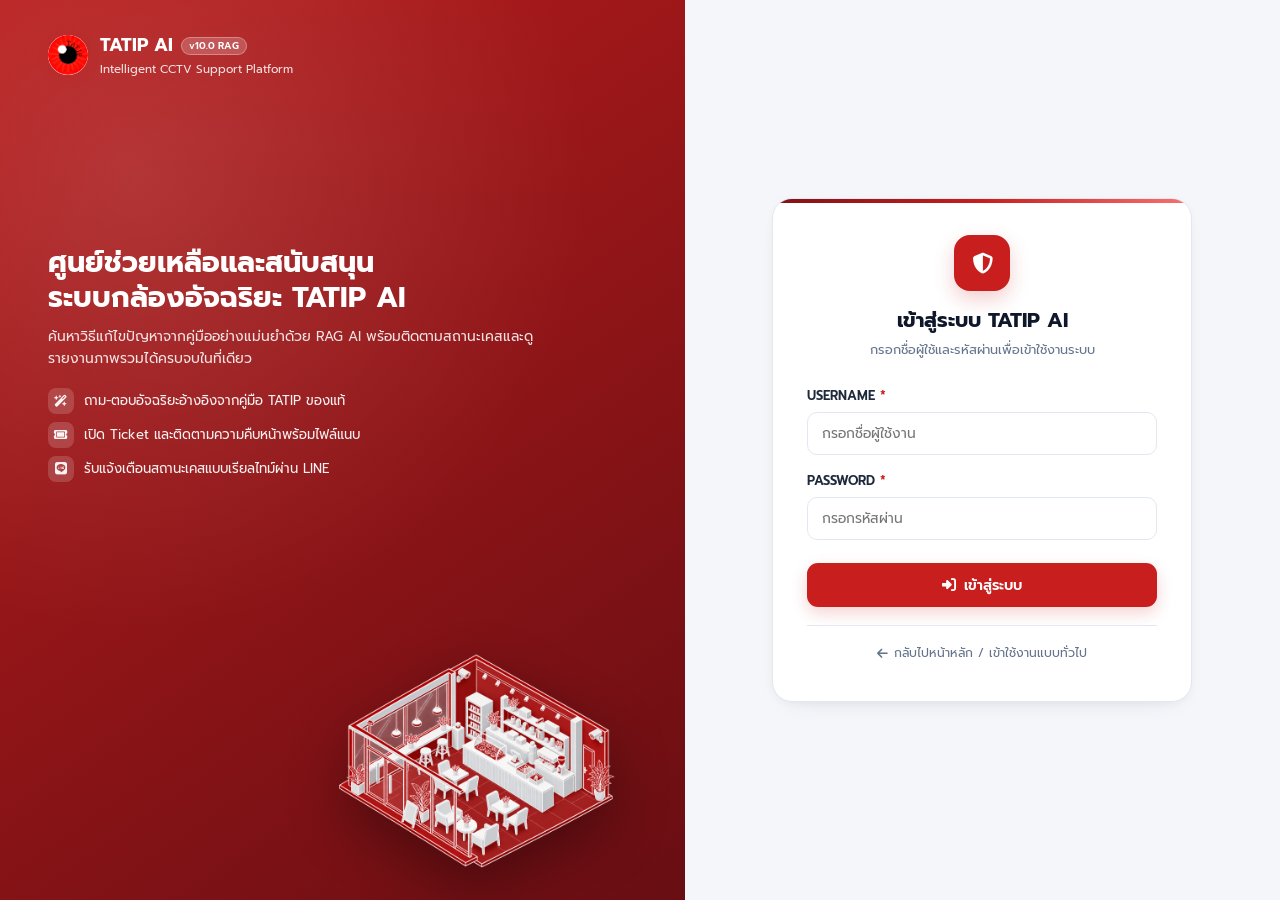
<file: admin_dashboard.html>
<!DOCTYPE html>
<html lang="th">
<head>
<meta charset="UTF-8">
<meta name="viewport" content="width=device-width, initial-scale=1.0">
<title>TATIP AI - Dashboard เคส</title>
<link href="https://fonts.googleapis.com/css2?family=Prompt:wght@300;400;500;600;700&display=swap" rel="stylesheet">
<link rel="stylesheet" href="https://cdnjs.cloudflare.com/ajax/libs/font-awesome/6.4.0/css/all.min.css">
<link rel="stylesheet" href="./styles.css?v=20261111-desktop1">
<style>
:root{--red:#c91f27;--red-dark:#96151c;--ink:#0f172a;--muted:#64748b;--line:#e2e8f0;--bg:#f4f6fa;--white:#fff;--green:#13834b;--amber:#c47712}
.wrap{max-width:var(--container-max);margin:0 auto;padding:24px 32px 48px}
.btn{border:1px solid var(--line);background:#fff;color:var(--ink);border-radius:9px;padding:8px 14px;text-decoration:none;font:600 13px 'Prompt',sans-serif;cursor:pointer;display:inline-flex;align-items:center;gap:6px}
.btn.red{background:var(--red);border-color:var(--red);color:#fff}
.btn:hover{filter:brightness(.97)}
.page-title{margin:0 0 18px}
.page-title h2{font-size:1.35rem;margin:0 0 3px;display:flex;align-items:center;gap:8px}
.page-title p{margin:0;color:var(--muted);font-size:0.88rem}
.notice{display:none;margin:14px 0;padding:12px 15px;border-radius:12px;background:#fff2f2;color:var(--red-dark);border:1px solid #ffd5d5}
.stats{display:grid;grid-template-columns:repeat(6,minmax(0,1fr));gap:14px;margin:0 0 20px}
@media(max-width:1480px){.stats{grid-template-columns:repeat(3,minmax(0,1fr))}}
.stat{padding:18px 20px;border:1px solid var(--line);border-radius:16px;background:#fff;box-shadow:var(--shadow-card)}
.stat-top{display:flex;justify-content:space-between;align-items:center;color:var(--muted);font-size:0.84rem;font-weight:500}
.stat-icon{width:34px;height:34px;border-radius:10px;background:#fff1f1;color:var(--red);display:grid;place-items:center}
.stat strong{display:block;font-size:1.75rem;margin-top:10px;line-height:1;color:var(--ink)}
.stat small{display:block;color:var(--muted);margin-top:6px;font-size:0.78rem}
.grid{display:grid;grid-template-columns:1.25fr 1fr 1fr;gap:18px}
.panel{background:#fff;border:1px solid var(--line);border-radius:16px;padding:20px 22px;box-shadow:var(--shadow-card)}
.panel h3{margin:0 0 16px;font-size:1rem;display:flex;align-items:center;gap:8px}
.chart{height:185px;display:flex;align-items:flex-end;gap:12px;padding:14px 6px 0;border-bottom:1px solid var(--line)}
.day{flex:1;display:flex;align-items:center;justify-content:flex-end;flex-direction:column;height:100%;gap:6px;color:var(--muted);font-size:0.76rem}
.bar{width:min(36px,72%);min-height:3px;border-radius:8px 8px 2px 2px;background:linear-gradient(180deg,#ef686d,#bc1d25);position:relative}
.bar span{position:absolute;left:50%;top:-22px;transform:translateX(-50%);color:var(--ink);font-size:0.76rem;font-weight:600}
.cats{display:grid;gap:12px}
.cat-head{display:flex;justify-content:space-between;font-size:0.84rem;margin-bottom:5px}
.track{height:8px;background:#f0f2f6;border-radius:20px;overflow:hidden}
.fill{height:100%;background:var(--red);border-radius:20px}
.status-layout{display:flex;align-items:center;justify-content:center;gap:18px;min-height:185px;flex-wrap:wrap}
.status-donut{position:relative;flex:0 0 144px;width:144px;aspect-ratio:1;border-radius:50%;display:grid;place-items:center;background:conic-gradient(#e7ebf0 0 100%)}
.status-donut::before{content:'';position:absolute;inset:18px;border-radius:50%;background:#fff}
.status-donut-center{position:relative;z-index:1;display:grid;text-align:center;line-height:1.25}
.status-donut-center strong{font-size:1.5rem;color:var(--ink)}
.status-donut-center span{font-size:0.76rem;color:var(--muted)}
.status-legend{display:grid;gap:9px;min-width:130px}
.status-legend-item{display:flex;align-items:center;gap:7px;font-size:0.82rem;color:var(--muted)}
.status-legend-dot{width:10px;height:10px;border-radius:50%;flex:none}
.status-legend-item strong{margin-left:auto;color:var(--ink)}
.case-section{margin-top:20px}
.case-toolbar{display:flex;justify-content:space-between;align-items:center;gap:12px;flex-wrap:wrap;margin-bottom:14px}
.case-toolbar h3{margin:0}
.filters{display:flex;gap:10px;flex-wrap:wrap}
.filters input,.filters select{font:13.5px 'Prompt',sans-serif;border:1px solid var(--line);border-radius:9px;height:38px;padding:0 12px;background:#fff;color:var(--ink)}
.filters input{min-width:260px}
.case-list{display:grid;gap:12px}
.case{background:#fff;border:1px solid var(--line);border-radius:14px;padding:16px 18px;display:grid;grid-template-columns:minmax(0,1fr) auto;gap:14px;transition:border-color .15s,box-shadow .15s}
.case:hover{border-color:#fca5a5;box-shadow:0 6px 18px rgba(15,23,42,.045)}
.case-title{display:flex;gap:8px;align-items:center;flex-wrap:wrap;font-weight:600;font-size:0.95rem}
.case-id{color:var(--red);font-size:0.84rem;font-weight:700}
.case-meta{font-size:0.8rem;color:var(--muted);margin-top:6px;display:flex;gap:14px;flex-wrap:wrap}
.case-issue{font-size:0.88rem;margin-top:8px;white-space:pre-wrap;overflow-wrap:anywhere;line-height:1.55}
.case-actions{display:flex;align-items:center;gap:8px;flex-wrap:wrap;justify-content:flex-end}
.case-status-inline{display:inline-flex;align-items:center;gap:6px;background:#f8fafc;border:1px solid var(--line);border-radius:10px;padding:4px 6px}
.case-status-select{font:500 12.5px 'Prompt',sans-serif;border:1px solid var(--line);border-radius:7px;height:31px;padding:0 8px;background:#fff;color:var(--ink);cursor:pointer;min-width:136px}
.case-status-save-btn{font:600 12.5px 'Prompt',sans-serif;border:1px solid #cbd5e1;border-radius:7px;height:31px;padding:0 11px;background:#fff;color:var(--ink);cursor:pointer;display:inline-flex;align-items:center;gap:5px;white-space:nowrap;transition:all .15s}
.case-status-save-btn:hover{border-color:var(--red);color:var(--red)}
.case-status-save-btn.dirty{background:var(--red);border-color:var(--red);color:#fff}
.case-status-save-btn:disabled{opacity:.6;cursor:not-allowed}
.case-inline-toast{margin-top:8px;font-size:0.8rem;font-weight:500;color:var(--green)}
.case-inline-toast.error{color:var(--red-dark)}
.case-admin-note-tag{display:inline-flex;align-items:center;gap:6px;margin-top:8px;padding:5px 10px;border-radius:8px;background:#f8fafc;border:1px solid var(--line);color:#334155;font-size:0.8rem}
.case-count-pill{font-size:0.78rem;font-weight:600;padding:2px 9px;border-radius:99px;background:#fff1f1;color:var(--red-dark)}
.modal-status-box{margin-top:16px;padding:14px 16px;border:1px solid var(--line);border-radius:12px;background:#f8fafc}
.modal-status-box h4{margin:0 0 10px;font-size:0.9rem;color:var(--ink);display:flex;align-items:center;gap:7px}
.modal-status-row{display:grid;grid-template-columns:165px 220px minmax(0,1fr) auto;gap:10px;align-items:start}
.modal-status-row select,.modal-status-row input{font:13.5px 'Prompt',sans-serif;border:1px solid var(--line);border-radius:9px;height:38px;padding:0 11px;background:#fff;color:var(--ink);width:100%;box-sizing:border-box}
.modal-status-feedback{font-size:0.82rem;margin-top:8px;min-height:18px;color:var(--green)}
.modal-status-feedback.error{color:var(--red-dark)}
.badge{font-size:0.74rem;padding:3px 10px;border-radius:20px;background:#f0f3f8;color:#556174;font-weight:600}
.badge.open{background:#fff5df;color:#a46705}.badge.in_progress{background:#eaf2ff;color:#315caa}.badge.resolved,.badge.closed{background:#e7f7ed;color:#187447}
.badge.cat-cctv{background:#fef2f2;color:#b91c1c;border:1px solid #fecaca}
.badge.cat-roi{background:#f3e8ff;color:#6d28d9;border:1px solid #ddd6fe}
.badge.cat-auth{background:#e0f2fe;color:#0369a1;border:1px solid #bae6fd}
.badge.cat-dashboard{background:#eef2ff;color:#3730a3;border:1px solid #c7d2fe}
.badge.cat-alerts{background:#ecfdf5;color:#047857;border:1px solid #a7f3d0}
.badge.cat-network{background:#fffbeb;color:#b45309;border:1px solid #fde68a}
.badge.cat-ai{background:#f0f9ff;color:#0284c7;border:1px solid #bae6fd}
.badge.cat-unrelated{background:#f1f5f9;color:#475569;border:1px dashed #cbd5e1}
.cat-btn{display:block;width:100%;text-align:left;border:1px solid transparent;background:transparent;border-radius:10px;padding:5px 7px;cursor:pointer;font:inherit;transition:background .15s,border-color .15s}
.cat-btn:hover{background:#fff8f8;border-color:#f5d0d2}
.cat-btn.active{background:#fff1f2;border-color:#fca5a5}
.media-btn{font:600 12.5px 'Prompt',sans-serif;border:1px solid #f2c4c6;border-radius:9px;background:#fff7f7;color:var(--red-dark);padding:7px 11px;cursor:pointer}
.empty{text-align:center;color:var(--muted);padding:30px;font-size:0.9rem}
.footer{text-align:center;color:#94a0b2;font-size:0.8rem;margin-top:22px}
.modal{display:none;position:fixed;inset:0;padding-left:var(--side-w);background:#101827bb;backdrop-filter:blur(4px);z-index:2000;align-items:center;justify-content:center}
.modal.open{display:flex}
.modal-box{max-width:min(900px,92%);max-height:90vh;background:#fff;border-radius:18px;overflow:auto;padding:22px 24px;width:100%;box-shadow:var(--shadow-modal)}
.modal-head{display:flex;justify-content:space-between;align-items:center;margin-bottom:14px;padding-bottom:10px;border-bottom:1px solid var(--line)}
.modal-head h3{font-size:1.05rem;margin:0}
.modal-close{border:0;background:#f0f2f6;border-radius:9px;width:36px;height:36px;cursor:pointer}
.preview{max-width:100%;max-height:72vh;display:block;margin:auto;border-radius:8px}
.loading{text-align:center;color:var(--muted);padding:30px}
.support-settings{margin:0 0 20px}
.support-settings>p{color:var(--muted);font-size:0.86rem;margin:-8px 0 14px}
.support-settings-grid{display:grid;grid-template-columns:1fr 1fr;gap:16px}
.support-setting label{display:block;font-size:0.86rem;font-weight:600;margin-bottom:6px}
.support-setting input{width:100%;font:13.5px 'Prompt',sans-serif;border:1px solid var(--line);border-radius:9px;padding:10px 12px;background:#fff;color:var(--ink)}
.support-setting small{display:block;color:var(--muted);font-size:0.78rem;margin-top:5px}
.support-setting-actions{display:flex;align-items:center;gap:12px;margin-top:14px}
.support-setting-status{font-size:0.84rem;color:var(--green)}
.timeline{display:grid;gap:12px;margin:14px 0}
.timeline-item{display:grid;grid-template-columns:18px 1fr;gap:12px}
.timeline-dot{width:12px;height:12px;margin-top:5px;border-radius:50%;background:var(--red);box-shadow:0 0 0 4px #c91f271a}
.timeline-item.customer .timeline-dot{background:#4776c4;box-shadow:0 0 0 4px #4776c41a}.timeline-item.system .timeline-dot{background:#13834b;box-shadow:0 0 0 4px #13834b1a}
.timeline-body{border:1px solid var(--line);border-radius:12px;padding:12px 14px}
.timeline-meta{display:flex;justify-content:space-between;gap:8px;color:var(--muted);font-size:0.78rem}
.timeline-body p{margin:6px 0 0;font-size:0.9rem;white-space:pre-wrap;overflow-wrap:anywhere}
.reply-form{border-top:1px solid var(--line);margin-top:16px;padding-top:14px}
.reply-form label{display:block;font-size:0.86rem;font-weight:600;margin-bottom:6px}
.reply-form textarea{width:100%;min-height:92px;resize:vertical;border:1px solid var(--line);border-radius:10px;padding:10px 12px;font:13.5px 'Prompt',sans-serif}
.reply-actions{display:flex;justify-content:space-between;align-items:center;gap:10px;margin-top:10px}
.case-detail-meta{display:flex;gap:14px;flex-wrap:wrap;color:var(--muted);font-size:0.82rem;margin:8px 0}
.case-detail-issue{white-space:pre-wrap;overflow-wrap:anywhere;line-height:1.65;border-radius:12px;background:#f7f8fb;padding:14px;font-size:0.9rem}
.reply-feedback{font-size:0.84rem;margin-top:7px;color:var(--green)}
.case-open-btn{font:600 12.5px 'Prompt',sans-serif;border:1px solid #f2c4c6;border-radius:9px;background:#fff7f7;color:var(--red-dark);padding:7px 11px;cursor:pointer}
</style>
</head>
<body>
    <!-- ADMIN UNIFIED DESKTOP SIDEBAR -->
    <nav class="app-sidebar" aria-label="เมนูผู้ดูแลระบบ">
        <a href="admin_dashboard.html" class="sidebar-brand">
            <span class="logo-mark" aria-hidden="true"><img src="./assets/tatip-logo-source.png" alt=""></span>
            <div class="sidebar-brand-text">
                <div class="sidebar-brand-title">TATIP AI <span class="version-badge">ADMIN</span></div>
                <span class="sidebar-brand-sub">Admin &amp; Operations Console</span>
            </div>
        </a>
        <div class="sidebar-nav-scroll">
            <div class="sidebar-section-label">ผู้ดูแลระบบ</div>
            <a href="admin_dashboard.html" class="sidebar-link active"><i class="fa-solid fa-chart-line"></i><span>Dashboard เคส</span></a>
            <a href="admin_users.html" class="sidebar-link"><i class="fa-solid fa-users-gear"></i><span>จัดการระบบ &amp; AI</span></a>
            <a href="admin_users.html#knowledge" class="sidebar-link"><i class="fa-solid fa-book-open"></i><span>คลังความรู้ RAG</span></a>
            <div class="sidebar-section-label" style="margin-top:10px;">มุมมองลูกค้า</div>
            <a href="index.html" class="sidebar-link"><i class="fa-solid fa-house"></i><span>หน้าหลักบริการลูกค้า</span></a>
            <a href="chat.html" class="sidebar-link"><i class="fa-solid fa-comments"></i><span>ทดสอบแชท AI</span></a>
        </div>
        <div class="sidebar-footer">
            <button type="button" onclick="logoutDashboard()" class="btn-sidebar-logout">
                <i class="fa-solid fa-right-from-bracket"></i> ออกจากระบบ
            </button>
        </div>
    </nav>

    <header class="top-navbar">
        <div class="nav-container">
            <div class="header-context">
                <div class="header-page-title"><i class="fa-solid fa-chart-line text-red"></i> Dashboard เคสบริการลูกค้า</div>
                <span id="welcome" class="header-page-sub">ภาพรวมงานบริการและหลักฐานประกอบ</span>
            </div>
            <div class="header-actions">
                <button class="btn" onclick="loadDashboard()"><i class="fa-solid fa-rotate"></i> รีเฟรช</button>
                <a class="btn red" href="admin_users.html"><i class="fa-solid fa-users-gear"></i> จัดการระบบ &amp; RAG</a>
            </div>
        </div>
    </header>

<div class="wrap">
<div class="page-title"><h2><i class="fa-solid fa-gauge-high" style="color:var(--red)"></i> ภาพรวมการสนับสนุน</h2><p>ติดตามสถานะเคส ปัญหาที่พบบ่อย และรูปภาพหรือวิดีโอจากผู้แจ้ง</p></div>
<div class="notice" id="notice" role="alert"></div>
<section class="stats">
  <div class="stat"><div class="stat-top">เคสทั้งหมด <span class="stat-icon"><i class="fa-solid fa-inbox"></i></span></div><strong id="statTotal">—</strong><small>ตั้งแต่เริ่มใช้ระบบ</small></div>
  <div class="stat"><div class="stat-top">รอดำเนินการ <span class="stat-icon"><i class="fa-regular fa-clock"></i></span></div><strong id="statOpen">—</strong><small>สถานะเปิด</small></div>
  <div class="stat"><div class="stat-top">กำลังดำเนินการ <span class="stat-icon"><i class="fa-solid fa-gear"></i></span></div><strong id="statProgress">—</strong><small>เจ้าหน้าที่รับเรื่องแล้ว</small></div>
  <div class="stat"><div class="stat-top">ปิดเคสแล้ว <span class="stat-icon"><i class="fa-solid fa-circle-check"></i></span></div><strong id="statResolved">—</strong><small>แก้ไขแล้วหรือปิดงาน</small></div>
  <div class="stat"><div class="stat-top">หลักฐานแนบ <span class="stat-icon"><i class="fa-regular fa-images"></i></span></div><strong id="statMedia">—</strong><small>รูปภาพและวิดีโอ</small></div>
  <div class="stat"><div class="stat-top">คะแนนบริการ <span class="stat-icon"><i class="fa-solid fa-star"></i></span></div><strong id="statSatisfaction">—</strong><small id="statSatisfactionCount">ยังไม่มีแบบประเมิน</small></div>
</section>
<section id="supportSettingsPanel" class="panel support-settings" hidden>
  <h3><i class="fa-solid fa-clock" style="color:var(--red)"></i> เวลาทำการและเวลาตอบกลับ</h3>
  <p>ข้อมูลนี้จะแสดงให้ลูกค้าเห็นในหน้าติดต่อ Dashboard และหลังส่ง Ticket โปรดกรอกตามเวลาบริการจริง</p>
  <div class="support-settings-grid">
    <div class="support-setting"><label for="businessHours">เวลาทำการ</label><input id="businessHours" maxlength="250" placeholder="เช่น จันทร์–ศุกร์ 09:00–18:00 น."><small>ระบุวันและเวลาที่เจ้าหน้าที่ให้บริการ รวมวันหยุดถ้ามี</small></div>
    <div class="support-setting"><label for="responseTime">เวลาตอบกลับโดยประมาณ</label><input id="responseTime" maxlength="200" placeholder="เช่น ภายใน 1 วันทำการ"><small>เป็นข้อความแจ้งลูกค้า ไม่ใช่การรับประกัน SLA อัตโนมัติ</small></div>
  </div>
  <div class="support-setting-actions"><button id="saveSupportSettings" class="btn red" type="button" onclick="saveSupportSettings()"><i class="fa-solid fa-floppy-disk"></i> บันทึก</button><span id="supportSettingsStatus" class="support-setting-status" role="status" aria-live="polite"></span></div>
</section>
<section class="grid">
  <div class="panel"><h3><i class="fa-solid fa-chart-column" style="color:var(--red)"></i> เคสใหม่ใน 7 วัน</h3><div class="chart" id="weekChart"></div></div>
  <div class="panel"><h3><i class="fa-solid fa-layer-group" style="color:var(--red)"></i> หมวดปัญหา</h3><div class="cats" id="categories"><div class="loading">กำลังโหลด…</div></div></div>
 <div class="panel"><h3><i class="fa-solid fa-chart-pie" style="color:var(--red)"></i> สัดส่วนสถานะเคส</h3><div class="status-layout"><div class="status-donut" id="statusDonut" role="img" aria-label="สัดส่วนสถานะเคส"><div class="status-donut-center"><strong id="statusChartTotal">—</strong><span>เคสทั้งหมด</span></div></div><div class="status-legend" id="statusLegend"></div></div></div>
</section>
<section class="panel case-section">
  <div class="case-toolbar"><h3><i class="fa-solid fa-ticket" style="color:var(--red)"></i> รายการเคสทั้งหมด <span id="caseCountBadge" class="case-count-pill">0 เคส</span></h3><div class="filters"><input id="searchCases" placeholder="ค้นหารหัส รายละเอียด หมวด สาขา หรือผู้ติดต่อ" oninput="renderCases()"><select id="categoryFilter" onchange="renderCases()" aria-label="กรองตามประเภทปัญหา"><option value="">ทุกประเภทปัญหา</option><option value="กล้อง / CCTV">กล้อง / CCTV</option><option value="การตี ROI / พื้นที่วิเคราะห์">การตี ROI / พื้นที่วิเคราะห์</option><option value="การเข้าสู่ระบบ / บัญชีผู้ใช้">การเข้าสู่ระบบ / บัญชีผู้ใช้</option><option value="Dashboard และรายงาน">Dashboard และรายงาน</option><option value="การแจ้งเตือน (LINE / ระบบ)">การแจ้งเตือน (LINE / ระบบ)</option><option value="เครือข่าย / อินเทอร์เน็ต">เครือข่าย / อินเทอร์เน็ต</option><option value="แชท AI / คู่มือระบบ">แชท AI / คู่มือระบบ</option><option value="เรื่องที่ไม่เกี่ยวข้อง">เรื่องที่ไม่เกี่ยวข้อง</option></select><select id="statusFilter" onchange="renderCases()"><option value="">ทุกสถานะ</option><option value="open">รอดำเนินการ</option><option value="in_progress">กำลังดำเนินการ</option><option value="resolved">แก้ไขแล้ว</option><option value="closed">ปิดเคส</option></select></div></div>
  <div class="case-list" id="caseList"><div class="loading">กำลังโหลดเคส…</div></div>
</section>
<div class="footer">ข้อมูลตามสิทธิ์บัญชีผู้ดูแลหรือผู้จัดการสาขาที่เข้าสู่ระบบ</div>
</div>
<div class="modal" id="mediaModal" onclick="if(event.target===this)closeMedia()"><div class="modal-box"><div class="modal-head"><h3 id="mediaTitle">ไฟล์แนบ</h3><button class="modal-close" onclick="closeMedia()" aria-label="ปิด"><i class="fa-solid fa-xmark"></i></button></div><div id="mediaBody" class="loading">กำลังเปิดไฟล์…</div></div></div>
<div class="modal" id="caseDetailModal" onclick="if(event.target===this)closeCaseDetail()"><div class="modal-box"><div class="modal-head"><h3 id="caseDetailTitle">ดูแลเคส</h3><button class="modal-close" onclick="closeCaseDetail()" aria-label="ปิด"><i class="fa-solid fa-xmark"></i></button></div><div id="caseDetailBody" class="loading">กำลังโหลดรายละเอียด…</div><form id="caseStatusForm" class="modal-status-box" hidden onsubmit="saveModalCaseStatus(event)"><h4><i class="fa-solid fa-sliders" style="color:var(--red)"></i> เปลี่ยนสถานะ / จัดหมวดหมู่เคส &amp; บันทึกเจ้าหน้าที่</h4><div class="modal-status-row"><select id="modalCaseStatus" aria-label="สถานะเคส"><option value="open">รอดำเนินการ</option><option value="in_progress">กำลังดำเนินการ</option><option value="resolved">แก้ไขแล้ว</option><option value="closed">ปิดเคส</option></select><select id="modalCaseCategory" aria-label="ประเภทปัญหา"><option value="กล้อง / CCTV">กล้อง / CCTV</option><option value="การตี ROI / พื้นที่วิเคราะห์">การตี ROI / พื้นที่วิเคราะห์</option><option value="การเข้าสู่ระบบ / บัญชีผู้ใช้">การเข้าสู่ระบบ / บัญชีผู้ใช้</option><option value="Dashboard และรายงาน">Dashboard และรายงาน</option><option value="การแจ้งเตือน (LINE / ระบบ)">การแจ้งเตือน (LINE / ระบบ)</option><option value="เครือข่าย / อินเทอร์เน็ต">เครือข่าย / อินเทอร์เน็ต</option><option value="แชท AI / คู่มือระบบ">แชท AI / คู่มือระบบ</option><option value="เรื่องที่ไม่เกี่ยวข้อง">เรื่องที่ไม่เกี่ยวข้อง</option></select><input id="modalAdminNote" type="text" maxlength="2000" placeholder="หมายเหตุภายในสำหรับเจ้าหน้าที่ (ไม่บังคับ)"><button id="modalStatusSaveButton" class="btn red" type="submit"><i class="fa-solid fa-floppy-disk"></i> บันทึก</button></div><div id="modalStatusFeedback" class="modal-status-feedback" aria-live="polite"></div></form><form id="staffReplyForm" class="reply-form" onsubmit="sendStaffReply(event)"><label for="staffReplyMessage">ตอบกลับลูกค้า</label><textarea id="staffReplyMessage" maxlength="3000" placeholder="พิมพ์คำแนะนำหรือขอข้อมูลเพิ่มเติม…"></textarea><div class="reply-actions"><span id="replyFeedback" class="reply-feedback" aria-live="polite"></span><button id="staffReplyButton" class="btn red" type="submit"><i class="fa-solid fa-paper-plane"></i> ส่งข้อความ</button></div></form></div></div>
<script>
const API_URL='https://tatip-backend-417035159214.us-central1.run.app';
const CASE_STATUS_OPTIONS=[
 ['open','รอดำเนินการ'],
 ['in_progress','กำลังดำเนินการ'],
 ['resolved','แก้ไขแล้ว'],
 ['closed','ปิดเคส']
];
let currentUser={};let recentCases=[];let lastCategoryStats=[];let mediaUrl='';let currentCaseDetailId='';let inlineToastByCase={};
function esc(value){return String(value??'').replace(/[&<>"']/g,ch=>({'&':'&amp;','<':'&lt;','>':'&gt;','"':'&quot;',"'":'&#39;'}[ch]));}
function authHeaders(){return {Authorization:'Bearer '+currentUser.access_token};}
function authHeadersWithJson(){return {...authHeaders(),'Content-Type':'application/json'};}
function logoutDashboard(){localStorage.removeItem('currentUser');location.replace('login.html');}
function normalizeStatus(status){const s=String(status||'open').trim().toLowerCase();return ({open:'open',in_progress:'in_progress',resolved:'resolved',closed:'closed'})[s]||'open';}
function statusLabel(status){return ({open:'รอดำเนินการ',in_progress:'กำลังดำเนินการ',resolved:'แก้ไขแล้ว',closed:'ปิดเคส'})[normalizeStatus(status)]||status;}
function resolveCaseCategory(item){
 const raw=String((item&&item.category)||'').trim();
 const lower=raw.toLowerCase();
 const legacyMap={'บัญชีผู้ใช้':'การเข้าสู่ระบบ / บัญชีผู้ใช้','การแจ้งเตือน':'การแจ้งเตือน (LINE / ระบบ)','dashboard':'Dashboard และรายงาน','เครือข่าย':'เครือข่าย / อินเทอร์เน็ต'};
 const ignored=new Set(['','auto','all','อื่น ๆ','อื่นๆ','other','others','ทั่วไป','general','ไม่ระบุ']);
 if(raw&&!ignored.has(lower))return legacyMap[lower]||raw;
 const t=String((item&&item.issue)||'').toLowerCase();
 if(/(?:^|[^a-z])roi(?:$|[^a-z])|ตี\s*roi|ตีกรอบ|วาดกรอบ|ขีดเส้น|กำหนดจุด|กำหนดพื้นที่|พื้นที่วิเคราะห์|พื้นที่ตรวจจับ|polygon|โซนตรวจจับ|เขตพื้นที่|นับคนเข้าออก|(?:^|[^a-z])zone(?:$|[^a-z])/.test(t))return 'การตี ROI / พื้นที่วิเคราะห์';
 if(/แจ้งเตือน|แจ้งเหตุ|ส่งข้อความเข้าไลน์|ทางไลน์|ผ่านไลน์|เข้าไลน์|บัญชีไลน์|เชื่อม\s*line|เชื่อมบัญชี\s*line|ไลน์\s*oa|(?:^|[^ฟน])ไลน์|(?:^|[^a-z])(?:line|notification|notify|alert|push)(?:$|[^a-z])/.test(t))return 'การแจ้งเตือน (LINE / ระบบ)';
 if(/เข้าสู่ระบบ|เข้าระบบ|ล็อกอิน|ล็อคอิน|เข้าใช้งานไม่ได้|เข้าไม่ได้|(?:^|[^a-z])(?:login|logout|password|username|account|session|token)(?:$|[^a-z])|ออกจากระบบ|รหัสผ่าน|ลืมรหัส|เปลี่ยนรหัส|บัญชี|สร้างบัญชี|เพิ่มผู้ใช้|เปิดสิทธิ์|สิทธิ์|เซสชัน|(?:^|[^\d])(?:401|403)(?:$|[^\d])|ไม่พบผู้ใช้/.test(t))return 'การเข้าสู่ระบบ / บัญชีผู้ใช้';
 if(/(?:^|[^a-z])(?:dashboard|heatmap)(?:$|[^a-z])|แดชบอร์ด|ฮีทแมพ|รายงาน|สถิติ|กราฟ|สรุปผล|สรุปยอด|ตัวเลขไม่ขึ้น/.test(t))return 'Dashboard และรายงาน';
 if(/(?:^|[^a-z])(?:internet|network|wifi|wi-fi|bandwidth|firewall|lan|poe)(?:$|[^a-z])|อินเทอร์เน็ต|เครือข่าย|พอร์ต\s*554|เน็ตหลุด|สัญญาณหลุด|เชื่อมต่อไม่ได้|หลุดบ่อย|เน็ต/.test(t))return 'เครือข่าย / อินเทอร์เน็ต';
 if(/กล้อง|(?:^|[^a-z])(?:cctv|camera|cam\d*|ip\s*address|rtsp|ptz|nvr|dvr|onvif|offline|black\s*screen)(?:$|[^a-z])|ภาพดับ|จอดำ|จอมืด|ไม่มีภาพ|ภาพไม่ขึ้น|ภาพค้าง|ภาพมัว|ดูภาพ|ดูย้อนหลัง|ออฟไลน์|ออนไลน์|เลนส์|ติดกล้อง|ติดตั้งกล้อง|วางกล้อง|จุดติดกล้อง|มุมกล้อง|ไมโครโฟน|ไมค์|เสียง/.test(t))return 'กล้อง / CCTV';
 if(/แชท|(?:^|[^a-z])(?:chat|rag|tatip\s*ai|bot)(?:$|[^a-z])|คู่มือ|ถาม\s*ai|บอท|ตอบผิด|ไม่ตอบ|ประวัติการสนทนา/.test(t))return 'แชท AI / คู่มือระบบ';
 return 'เรื่องที่ไม่เกี่ยวข้อง';
}
function categoryClass(cat){
 if(cat.includes('CCTV'))return 'cat-cctv';
 if(cat.includes('ROI'))return 'cat-roi';
 if(cat.includes('เข้าสู่ระบบ'))return 'cat-auth';
 if(cat.includes('Dashboard'))return 'cat-dashboard';
 if(cat.includes('แจ้งเตือน'))return 'cat-alerts';
 if(cat.includes('เครือข่าย'))return 'cat-network';
 if(cat.includes('แชท'))return 'cat-ai';
 return 'cat-unrelated';
}
function filterByCategoryChip(cat){
 const sel=document.getElementById('categoryFilter');
 if(!sel)return;
 sel.value=(sel.value===cat?'':cat);
 drawCategories(lastCategoryStats);
 renderCases();
}
function lineNotifySuffix(code){if(code==='sent')return ' · แจ้งเตือน LINE แล้ว';if(code==='failed')return ' · ส่งแจ้งเตือน LINE ไม่สำเร็จ';return '';}
function fmtDate(value){if(!value)return 'ไม่ระบุเวลา';const d=new Date(value);return Number.isNaN(d.getTime())?'ไม่ระบุเวลา':d.toLocaleString('th-TH',{dateStyle:'medium',timeStyle:'short'});}
function showNotice(message){const el=document.getElementById('notice');el.textContent=message;el.style.display=message?'block':'none';}
async function loadDashboard(){
 showNotice('');
 try{
  const response=await fetch(API_URL+'/api/admin/dashboard/summary',{headers:authHeaders()});
  if(response.status===401){logoutDashboard();return;}
  const data=await response.json().catch(()=>({}));
  if(!response.ok)throw new Error(data.detail||'โหลด Dashboard ไม่สำเร็จ');
  const summary=data.summary||{};
  document.getElementById('statTotal').textContent=summary.total??0;
  document.getElementById('statOpen').textContent=summary.open??0;
  document.getElementById('statProgress').textContent=summary.in_progress??0;
  document.getElementById('statResolved').textContent=summary.resolved??0;
  document.getElementById('statMedia').textContent=summary.attachments??0;
  document.getElementById('statSatisfaction').textContent=summary.satisfaction_average==null?'—':Number(summary.satisfaction_average).toFixed(1)+' ★';
  document.getElementById('statSatisfactionCount').textContent=summary.satisfaction_count?('จาก '+summary.satisfaction_count+' แบบประเมิน'):'ยังไม่มีแบบประเมิน';
  recentCases=Array.isArray(data.cases)?data.cases:(data.recent_cases||[]);
  const computedCats={};
  recentCases.forEach(item=>{const c=resolveCaseCategory(item);computedCats[c]=(computedCats[c]||0)+1;});
  const categoryStats=recentCases.length
   ?Object.entries(computedCats).map(([name,count])=>({name,count})).sort((a,b)=>b.count-a.count)
   :(data.categories||[]).map(x=>({name:resolveCaseCategory({category:x.name,issue:''}),count:x.count}));
  drawWeek(data.last_7_days||[]);drawCategories(categoryStats);drawStatus(data.status_counts||{});
  renderCases();
 }catch(error){showNotice(error.message||'เชื่อมต่อ Backend ไม่สำเร็จ');}
}
async function loadSupportSettings(){
 const panel=document.getElementById('supportSettingsPanel');panel.hidden=false;
 const status=document.getElementById('supportSettingsStatus');status.textContent='กำลังโหลดข้อมูล…';
 try{const response=await fetch(API_URL+'/api/admin/support-settings',{headers:authHeaders()});if(response.status===401){logoutDashboard();return;}const data=await response.json().catch(()=>({}));if(!response.ok)throw new Error(data.detail||'โหลดข้อมูลไม่สำเร็จ');const info=data.data||{};document.getElementById('businessHours').value=info.business_hours||'';document.getElementById('responseTime').value=info.response_time||'';status.textContent=info.updated_at?'บันทึกล่าสุด '+fmtDate(info.updated_at):'ยังไม่ได้กำหนดเวลา';}
 catch(error){status.textContent=error.message||'โหลดข้อมูลไม่สำเร็จ';status.style.color='var(--red)';}
}
async function saveSupportSettings(){
 const button=document.getElementById('saveSupportSettings'),status=document.getElementById('supportSettingsStatus'),businessHours=document.getElementById('businessHours').value.trim(),responseTime=document.getElementById('responseTime').value.trim();
 if(!businessHours||!responseTime){status.textContent='กรุณากรอกทั้งเวลาทำการและเวลาตอบกลับ';status.style.color='var(--red)';return;}
 button.disabled=true;status.style.color='var(--muted)';status.textContent='กำลังบันทึก…';
 try{const response=await fetch(API_URL+'/api/admin/support-settings',{method:'PUT',headers:authHeadersWithJson(),body:JSON.stringify({business_hours:businessHours,response_time:responseTime})});if(response.status===401){logoutDashboard();return;}const data=await response.json().catch(()=>({}));if(!response.ok)throw new Error(data.detail||'บันทึกไม่สำเร็จ');status.style.color='var(--green)';status.textContent='บันทึกแล้ว ข้อมูลจะแสดงให้ลูกค้าเห็น';}
 catch(error){status.style.color='var(--red)';status.textContent=error.message||'บันทึกไม่สำเร็จ';}
 finally{button.disabled=false;}
}
async function patchCaseStatus(caseId,status,adminNote,category){
 const payload={status};
 if(adminNote!==undefined)payload.admin_note=adminNote;
 if(category!==undefined&&category!=='')payload.category=category;
 const response=await fetch(API_URL+'/api/admin/support-cases/'+encodeURIComponent(caseId),{
  method:'PATCH',
  headers:authHeadersWithJson(),
  body:JSON.stringify(payload)
 });
 if(response.status===401){logoutDashboard();throw new Error('เซสชันหมดอายุ กรุณาเข้าสู่ระบบใหม่');}
 const data=await response.json().catch(()=>({}));
 if(!response.ok||data.status!=='success')throw new Error(data.detail||'อัปเดตสถานะเคสไม่สำเร็จ');
 return data;
}
function drawWeek(items){
 const max=Math.max(1,...items.map(x=>Number(x.count)||0));
 document.getElementById('weekChart').innerHTML=items.map(item=>{
  const d=new Date(item.date+'T00:00:00');const label=d.toLocaleDateString('th-TH',{weekday:'short'});
  const height=Math.max(3,Math.round((Number(item.count)||0)/max*120));
  return '<div class="day"><div class="bar" style="height:'+height+'px"><span>'+Number(item.count||0)+'</span></div><span>'+esc(label)+'</span></div>';
 }).join('');
}
function drawCategories(items){
 lastCategoryStats=Array.isArray(items)?items:[];
 const activeCat=(document.getElementById('categoryFilter')?.value||'');
 const root=document.getElementById('categories');const max=Math.max(1,...lastCategoryStats.map(x=>Number(x.count)||0));
 root.innerHTML=lastCategoryStats.length?lastCategoryStats.slice(0,8).map(item=>'<button type="button" class="cat-btn'+(activeCat===item.name?' active':'')+'" data-cat="'+esc(item.name)+'" title="คลิกเพื่อกรองเคสหมวดนี้"><div class="cat-head"><span>'+esc(item.name)+'</span><strong>'+Number(item.count||0)+'</strong></div><div class="track"><div class="fill" style="width:'+Math.max(2,Math.round((Number(item.count||0)/max*100)))+'%"></div></div></button>').join(''):'<div class="empty">ยังไม่มีข้อมูลเคส</div>';
 root.querySelectorAll('.cat-btn').forEach(btn=>btn.addEventListener('click',()=>filterByCategoryChip(btn.dataset.cat)));
}
function drawStatus(counts){
 const items=[
  {label:'รอดำเนินการ',count:Number(counts.open)||0,color:'#d79a00'},
  {label:'กำลังดำเนินการ',count:Number(counts.in_progress)||0,color:'#4776c4'},
  {label:'แก้ไขแล้ว',count:Number(counts.resolved)||0,color:'#13834b'},
  {label:'ปิดเคส',count:Number(counts.closed)||0,color:'#64748b'}
 ];
 const total=items.reduce((sum,item)=>sum+item.count,0);
 let current=0;
 const stops=items.filter(item=>item.count>0).map(item=>{
  const start=current/total*100;current+=item.count;
  return item.color+' '+start+'% '+(current/total*100)+'%';
 });
 const donut=document.getElementById('statusDonut');
 donut.style.background=total?'conic-gradient('+stops.join(',')+')':'conic-gradient(#e7ebf0 0 100%)';
 donut.setAttribute('aria-label','สัดส่วนสถานะเคส รวม '+total+' เคส');
 document.getElementById('statusChartTotal').textContent=total;
 document.getElementById('statusLegend').innerHTML=items.map(item=>'<div class="status-legend-item"><span class="status-legend-dot" style="background:'+item.color+'"></span><span>'+item.label+'</span><strong>'+item.count+'</strong></div>').join('');
}
function renderCases(){
 const term=(document.getElementById('searchCases').value||'').trim().toLowerCase();const status=document.getElementById('statusFilter').value;const catFilter=document.getElementById('categoryFilter')?.value||'';
 document.querySelectorAll('#categories .cat-btn').forEach(b=>b.classList.toggle('active',b.dataset.cat===catFilter));
 const filtered=recentCases.filter(item=>{
  const st=normalizeStatus(item.status);
  const cat=resolveCaseCategory(item);
  const hay=String((item.case_id||'')+' '+cat+' '+(item.issue||'')+' '+(item.branch||'')+' '+(item.tenant_id||'')+' '+(item.user_id||'')+' '+(item.contact_name||'')+' '+(item.contact_phone||'')).toLowerCase();
  return (!status||st===status)&&(!catFilter||cat===catFilter)&&(!term||hay.includes(term));
 });
 const countBadge=document.getElementById('caseCountBadge');
 if(countBadge)countBadge.textContent=(filtered.length===recentCases.length?(recentCases.length+' เคส'):(filtered.length+' / '+recentCases.length+' เคส'));
 const root=document.getElementById('caseList');
 if(!filtered.length){root.innerHTML='<div class="empty">ไม่พบเคสที่ตรงกับเงื่อนไข</div>';return;}
 root.innerHTML=filtered.map(item=>{
  const st=normalizeStatus(item.status);
  const cat=resolveCaseCategory(item);
  const attachments=item.attachments||[];
  const media=attachments.map((attachment,index)=>'<button class="media-btn" data-case="'+esc(item.case_id)+'" data-attachment="'+esc(attachment.attachment_id)+'" data-name="'+esc(attachment.file_name)+'" data-type="'+esc(attachment.content_type)+'"><i class="fa-regular fa-file-lines"></i> ไฟล์ '+(index+1)+'</button>').join('');
  const statusOptions=CASE_STATUS_OPTIONS.map(([val,label])=>'<option value="'+val+'"'+(st===val?' selected':'')+'>'+label+'</option>').join('');
  const toast=inlineToastByCase[item.case_id];
  const toastHtml=toast?'<div class="case-inline-toast'+(toast.error?' error':'')+'">'+esc(toast.text)+'</div>':'';
  const contactInfo=item.contact_name?('<span><i class="fa-regular fa-user"></i> '+esc(item.contact_name)+(item.contact_phone?' ('+esc(item.contact_phone)+')':'')+'</span>'):'';
  const noteHtml=item.admin_note?'<div class="case-admin-note-tag"><i class="fa-solid fa-note-sticky" style="color:var(--amber)"></i> บันทึกเจ้าหน้าที่: '+esc(item.admin_note)+'</div>':'';
  return '<article class="case" data-case-card="'+esc(item.case_id)+'"><div><div class="case-title"><span class="case-id">'+esc(item.case_id)+'</span><span class="badge '+esc(st)+'">'+esc(statusLabel(st))+'</span><span class="badge '+esc(categoryClass(cat))+'">'+esc(cat)+'</span><span class="badge">'+esc(item.priority||'P2')+'</span></div><div class="case-meta"><span><i class="fa-regular fa-clock"></i> '+esc(fmtDate(item.created_at))+'</span><span><i class="fa-solid fa-location-dot"></i> '+esc(item.branch||item.tenant_id||'ไม่ระบุสาขา')+'</span>'+contactInfo+'</div><div class="case-issue">'+esc(item.issue||'ไม่มีรายละเอียด')+'</div>'+noteHtml+toastHtml+'</div><div class="case-actions">'+media+'<div class="case-status-inline"><select class="case-status-select" data-case="'+esc(item.case_id)+'" data-saved-status="'+esc(st)+'" aria-label="เปลี่ยนสถานะเคส '+esc(item.case_id)+'">'+statusOptions+'</select><button type="button" class="case-status-save-btn" data-case="'+esc(item.case_id)+'"><i class="fa-solid fa-check"></i> บันทึกสถานะ</button></div><button class="case-open-btn" data-case="'+esc(item.case_id)+'"><i class="fa-regular fa-comments"></i> ดูเคส / ตอบกลับ</button></div></article>';
 }).join('');
 root.querySelectorAll('.media-btn').forEach(button=>button.addEventListener('click',()=>openMedia(button.dataset.case,button.dataset.attachment,button.dataset.name,button.dataset.type)));
 root.querySelectorAll('.case-open-btn').forEach(button=>button.addEventListener('click',()=>openCaseDetail(button.dataset.case)));
 root.querySelectorAll('.case-status-select').forEach(select=>{
  select.addEventListener('change',()=>{
   const btn=select.parentElement?.querySelector('.case-status-save-btn');
   if(btn)btn.classList.toggle('dirty',select.value!==select.dataset.savedStatus);
  });
 });
 root.querySelectorAll('.case-status-save-btn').forEach(button=>{
  button.addEventListener('click',()=>saveInlineCaseStatus(button));
 });
}
async function saveInlineCaseStatus(button){
 const select=button?.parentElement?.querySelector('.case-status-select');
 if(!select)return;
 const caseId=select.dataset.case;
 const nextStatus=select.value;
 const prevStatus=select.dataset.savedStatus||nextStatus;
 select.disabled=true;button.disabled=true;
 button.innerHTML='<i class="fa-solid fa-spinner fa-spin"></i> กำลังบันทึก…';
 try{
  const result=await patchCaseStatus(caseId,nextStatus);
  inlineToastByCase[caseId]={text:'อัปเดตสถานะเป็น “'+statusLabel(nextStatus)+'” แล้ว'+lineNotifySuffix(result.line_notification),error:false};
  await loadDashboard();
 }catch(error){
  select.value=prevStatus;
  button.classList.remove('dirty');
  inlineToastByCase[caseId]={text:error.message||'อัปเดตสถานะเคสไม่สำเร็จ',error:true};
  renderCases();
 }
}
async function openCaseDetail(caseId,presetStatusMessage){
 currentCaseDetailId=caseId;const modal=document.getElementById('caseDetailModal'),body=document.getElementById('caseDetailBody'),statusForm=document.getElementById('caseStatusForm'),form=document.getElementById('staffReplyForm');
 modal.classList.add('open');body.className='loading';body.textContent='กำลังโหลดรายละเอียด…';statusForm.hidden=true;form.hidden=false;document.getElementById('replyFeedback').textContent='';document.getElementById('staffReplyMessage').value='';
 const statusFeedback=document.getElementById('modalStatusFeedback');
 statusFeedback.className='modal-status-feedback';
 statusFeedback.textContent=presetStatusMessage||'';
 try{
  const response=await fetch(API_URL+'/api/admin/support-cases/'+encodeURIComponent(caseId),{headers:authHeaders()});
  if(response.status===401){logoutDashboard();return;}
  const data=await response.json().catch(()=>({}));
  if(!response.ok)throw new Error(data.detail||'โหลดรายละเอียดเคสไม่สำเร็จ');
  const item=data.case||{},st=normalizeStatus(item.status),cat=resolveCaseCategory(item),events=[{sender:'system',message:'รับแจ้งปัญหาเข้าระบบ',created_at:item.created_at},...(data.events||[])],feedback=item.customer_feedback;
  const feedbackHtml=feedback?'<div class="case-detail-issue" style="margin-top:12px;background:#fff8e8;border-color:#efcf82"><strong><i class="fa-solid fa-star" style="color:#d79a00"></i> คะแนนจากลูกค้า: '+esc(feedback.rating)+'/5</strong>'+(feedback.comment?'<p style="margin:6px 0 0">'+esc(feedback.comment)+'</p>':'')+'<div class="case-meta">'+esc(fmtDate(feedback.created_at))+'</div></div>':'';
  const contactMeta=(item.contact_name?'<span>ผู้ติดต่อ: '+esc(item.contact_name)+(item.contact_phone?' ('+esc(item.contact_phone)+')':'')+'</span>':'');
  document.getElementById('caseDetailTitle').textContent='เคส '+(item.case_id||caseId);
  body.className='';body.innerHTML='<div class="case-title"><span class="badge '+esc(st)+'">'+esc(statusLabel(st))+'</span><span class="badge '+esc(categoryClass(cat))+'">'+esc(cat)+'</span><span class="badge">'+esc(item.priority||'P2')+'</span><span class="badge">'+esc(item.branch||item.tenant_id||'ไม่ระบุสาขา')+'</span></div><div class="case-detail-meta"><span>ผู้ใช้: '+esc(item.user_id||'—')+'</span>'+contactMeta+'<span>แจ้งเมื่อ '+esc(fmtDate(item.created_at))+'</span>'+(item.camera_name?'<span>กล้อง: '+esc(item.camera_name)+'</span>':'')+'</div><div class="case-detail-issue">'+esc(item.issue||'ไม่มีรายละเอียด')+'</div><h4 style="margin:16px 0 8px">ประวัติการติดต่อ</h4><div class="timeline">'+events.map(event=>{const sender=event.sender==='customer'?'ลูกค้า':event.sender==='system'?'ระบบ':'เจ้าหน้าที่';const cls=event.sender==='customer'?'customer':event.sender==='system'?'system':'support';return '<div class="timeline-item '+cls+'"><span class="timeline-dot"></span><div class="timeline-body"><div class="timeline-meta"><strong>'+sender+'</strong><time>'+esc(fmtDate(event.created_at))+'</time></div><p>'+esc(event.message||statusLabel(event.status))+'</p></div></div>';}).join('')+'</div>'+feedbackHtml;
  document.getElementById('modalCaseStatus').value=st;
  const catSel=document.getElementById('modalCaseCategory');
  if(catSel){if(!Array.from(catSel.options).some(o=>o.value===cat))catSel.add(new Option(cat,cat));catSel.value=cat;}
  document.getElementById('modalAdminNote').value=item.admin_note||'';
  statusForm.hidden=false;
  const closed=st==='closed';document.getElementById('staffReplyMessage').disabled=closed;document.getElementById('staffReplyButton').disabled=closed;document.getElementById('staffReplyButton').style.opacity=closed?'.55':'1';if(closed){document.getElementById('replyFeedback').textContent='เคสปิดแล้ว (สามารถเปลี่ยนสถานะด้านบนเพื่อเปิดเคสใหม่ได้)';}
 }catch(error){body.className='loading';body.textContent=error.message||'โหลดรายละเอียดเคสไม่สำเร็จ';}
}
async function saveModalCaseStatus(event){
 event.preventDefault();if(!currentCaseDetailId)return;
 const select=document.getElementById('modalCaseStatus'),catSelect=document.getElementById('modalCaseCategory'),noteInput=document.getElementById('modalAdminNote'),button=document.getElementById('modalStatusSaveButton'),feedback=document.getElementById('modalStatusFeedback');
 const nextStatus=select.value,nextCat=catSelect?catSelect.value:undefined,adminNote=noteInput.value.trim();
 select.disabled=true;if(catSelect)catSelect.disabled=true;noteInput.disabled=true;button.disabled=true;
 feedback.className='modal-status-feedback';feedback.textContent='กำลังบันทึกสถานะ…';
 try{
  const result=await patchCaseStatus(currentCaseDetailId,nextStatus,adminNote,nextCat);
  const msg='อัปเดตเคสเป็น “'+statusLabel(nextStatus)+'” ('+esc(result.category||nextCat||'')+') แล้ว'+lineNotifySuffix(result.line_notification);
  inlineToastByCase[currentCaseDetailId]={text:msg,error:false};
  await Promise.all([loadDashboard(),openCaseDetail(currentCaseDetailId,msg)]);
 }catch(error){
  feedback.className='modal-status-feedback error';
  feedback.textContent=error.message||'อัปเดตสถานะเคสไม่สำเร็จ';
 }finally{
  select.disabled=false;if(catSelect)catSelect.disabled=false;noteInput.disabled=false;button.disabled=false;
 }
}
async function sendStaffReply(event){
 event.preventDefault();if(!currentCaseDetailId)return;const field=document.getElementById('staffReplyMessage'),button=document.getElementById('staffReplyButton'),feedback=document.getElementById('replyFeedback'),message=field.value.trim();if(!message)return;
 button.disabled=true;feedback.textContent='กำลังส่ง…';
 try{const response=await fetch(API_URL+'/api/admin/support-cases/'+encodeURIComponent(currentCaseDetailId)+'/replies',{method:'POST',headers:authHeadersWithJson(),body:JSON.stringify({message})});if(response.status===401){logoutDashboard();return;}const data=await response.json().catch(()=>({}));if(!response.ok)throw new Error(data.detail||'ส่งข้อความไม่สำเร็จ');field.value='';feedback.textContent='ส่งข้อความตอบกลับลูกค้าแล้ว';await openCaseDetail(currentCaseDetailId);}
 catch(error){feedback.textContent=error.message||'ส่งข้อความไม่สำเร็จ';}
 finally{button.disabled=false;}
}
function closeCaseDetail(){document.getElementById('caseDetailModal').classList.remove('open');currentCaseDetailId='';}
async function openMedia(caseId,attachmentId,name,type){
 const modal=document.getElementById('mediaModal'),body=document.getElementById('mediaBody');
 document.getElementById('mediaTitle').textContent=name;body.className='loading';body.textContent='กำลังเปิดไฟล์…';modal.classList.add('open');
 try{
  const response=await fetch(API_URL+'/api/admin/support-cases/'+encodeURIComponent(caseId)+'/attachments/'+encodeURIComponent(attachmentId),{headers:authHeaders()});
  if(response.status===401){logoutDashboard();return;}
  if(!response.ok){const error=await response.json().catch(()=>({}));throw new Error(error.detail||'เปิดไฟล์ไม่สำเร็จ');}
  const blob=await response.blob();if(mediaUrl)URL.revokeObjectURL(mediaUrl);mediaUrl=URL.createObjectURL(blob);
  body.className='';body.innerHTML=type.startsWith('video/')?'<video class="preview" src="'+mediaUrl+'" controls playsinline></video>':'<img class="preview" src="'+mediaUrl+'" alt="'+esc(name)+'">';
 }catch(error){body.className='loading';body.textContent=error.message||'เปิดไฟล์ไม่สำเร็จ';}
}
function closeMedia(){document.getElementById('mediaModal').classList.remove('open');if(mediaUrl){URL.revokeObjectURL(mediaUrl);mediaUrl='';}document.getElementById('mediaBody').innerHTML='';}
document.addEventListener('keydown',event=>{if(event.key==='Escape'){closeMedia();closeCaseDetail();}});
try{
 currentUser=JSON.parse(localStorage.getItem('currentUser')||'{}');
 if(!currentUser.access_token||!['admin','branch_manager'].includes(currentUser.role)){location.replace('login.html');}
 else{document.getElementById('welcome').textContent='สวัสดี '+(currentUser.username||currentUser.USERNAME||'ผู้ดูแล')+' · แสดงข้อมูลตามสิทธิ์ของคุณ';loadDashboard();if(currentUser.role==='admin')loadSupportSettings();}
}catch(error){location.replace('login.html');}
</script>
</body>
</html>
</file>
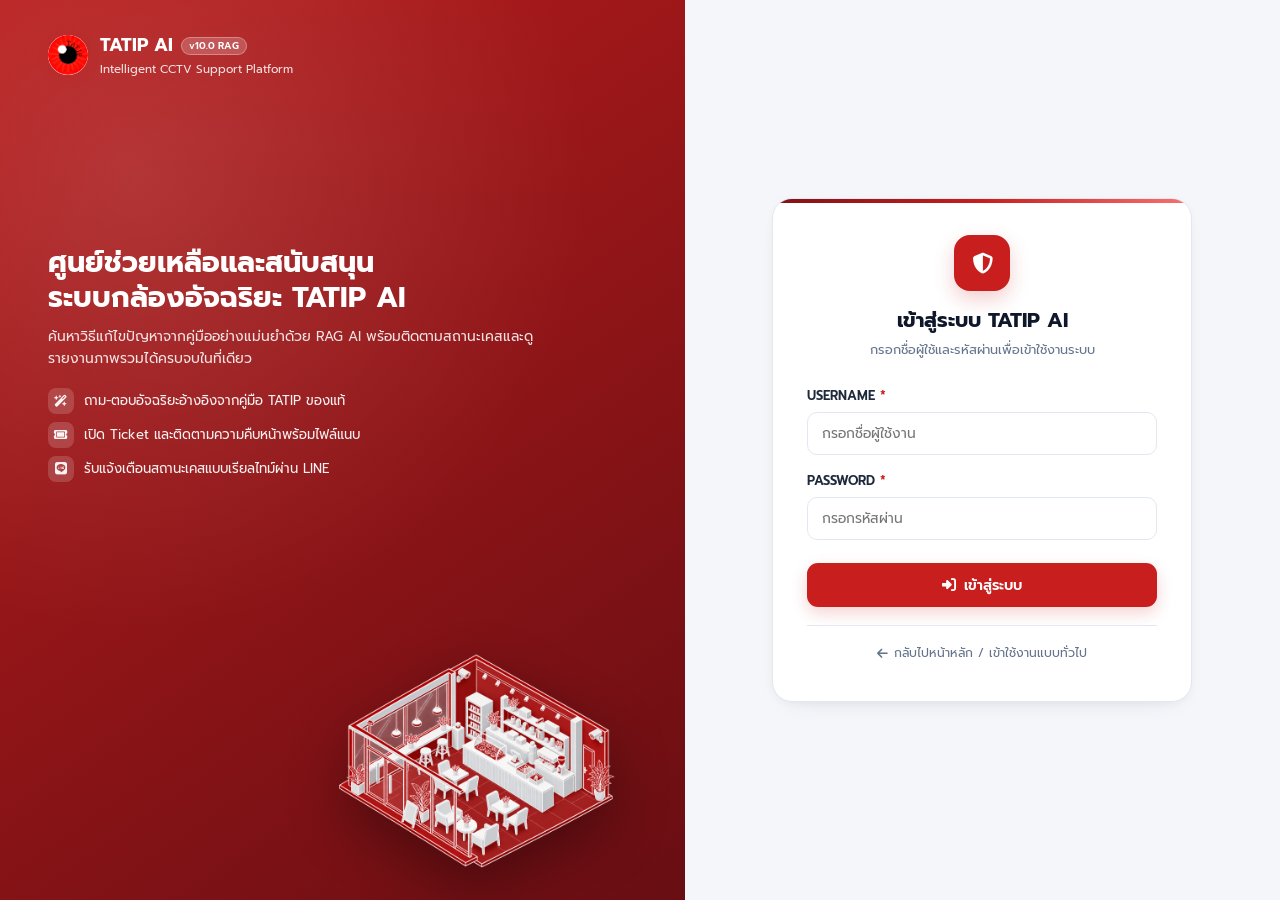
<file: admin_users.html>
<!DOCTYPE html>
<html lang="th">
<head>
    <meta charset="UTF-8">
    <meta name="viewport" content="width=device-width, initial-scale=1.0">
    <title>TATIP AI - Admin Master Dashboard</title>
    <link href="https://fonts.googleapis.com/css2?family=Prompt:wght@300;400;500;600;700&display=swap" rel="stylesheet">
    <link rel="stylesheet" href="https://cdnjs.cloudflare.com/ajax/libs/font-awesome/6.4.0/css/all.min.css">
    <link rel="stylesheet" href="./styles.css?v=20261111-desktop1">
    <style>
        :root {
            --primary-color: #c91f27;
            --primary-hover: #a31616;
            --bg-color: #f4f6fa;
            --card-bg: #ffffff;
            --text-main: #0f172a;
            --text-muted: #64748b;
            --border-color: #e2e8f0;
        }

        .dashboard-container {
            max-width: var(--container-max);
            margin: 0 auto;
            padding: 24px 32px 48px;
        }

        .btn-logout {
            background-color: #f1f5f9;
            color: #334155;
            border: 1px solid var(--border-color);
            padding: 8px 14px;
            border-radius: 9px;
            cursor: pointer;
            font-family: 'Prompt', sans-serif;
            font-weight: 600;
            font-size: 0.85rem;
            display: inline-flex;
            align-items: center;
            gap: 6px;
        }
        .btn-logout:hover { background-color: #e2e8f0; }

        .grid-section {
            display: grid;
            grid-template-columns: 380px minmax(0, 1fr);
            gap: 22px;
            align-items: start;
        }

        .card {
            background: var(--card-bg);
            padding: 24px 26px;
            border: 1px solid var(--border-color);
            border-radius: 16px;
            box-shadow: var(--shadow-card);
            margin-bottom: 22px;
            min-width: 0;
        }
        .card h3 {
            margin-top: 0;
            font-size: 1.08rem;
            color: #B91C1C;
            border-bottom: 1px solid #F1F5F9;
            padding-bottom: 12px;
            margin-bottom: 18px;
            display: flex;
            align-items: center;
            gap: 10px;
        }

        .form-group { margin-bottom: 14px; }
        label { display: block; margin-bottom: 6px; font-weight: 600; font-size: 0.85rem; color: #334155; }
        input, select {
            width: 100%;
            padding: 9px 12px;
            box-sizing: border-box;
            border: 1px solid var(--border-color);
            border-radius: 9px;
            font-family: 'Prompt', sans-serif;
            font-size: 0.88rem;
            background: #fff;
            color: var(--text-main);
        }
        .btn-primary {
            background-color: var(--primary-color);
            color: white;
            border: none;
            padding: 11px 16px;
            width: 100%;
            border-radius: 10px;
            cursor: pointer;
            font-family: 'Prompt', sans-serif;
            font-weight: 600;
            font-size: 0.92rem;
            box-shadow: 0 5px 14px rgba(201, 31, 39, .16);
        }
        .btn-primary:hover { background-color: var(--primary-hover); }
        .message { margin-top: 10px; font-weight: 500; font-size: 0.85rem; text-align: center; }

        .table-controls { display: flex; justify-content: space-between; align-items: center; margin-bottom: 16px; flex-wrap: wrap; gap: 14px; }
        .table-responsive { overflow-x: auto; border: 1px solid #e2e8f0; border-radius: 12px; background: #fff; }
        table { width: 100%; border-collapse: collapse; font-size: 0.85rem; }
        th, td { padding: 11px 14px; text-align: left; border-bottom: 1px solid #f1f5f9; max-width: 300px; overflow: hidden; text-overflow: ellipsis; white-space: nowrap; }
        th { background-color: #fff7f7; color: #7f1d1d; font-weight: 600; }
        td.case-status-cell { max-width: none; overflow: visible; text-overflow: clip; }
        .case-status-control { display: inline-flex; align-items: center; gap: 8px; }
        .case-status-control select { width: auto; min-width: 148px; padding: 6px 10px; font-size: 0.82rem; }
        .case-status-control .btn-save-status { width: auto; padding: 6px 12px; font-size: 0.82rem; white-space: nowrap; flex: 0 0 auto; }
        tr:last-child td { border-bottom: 0; }
        tr:hover td { background-color: #fffafa; }
        .badge { padding: 4px 10px; border-radius: 99px; font-size: 0.74rem; font-weight: 600; }
        .badge-admin { background-color: #fee2e2; color: #991b1b; }
        .badge-manager { background-color: #fef3c7; color: #92400e; }
        .badge-customer { background-color: #e0f2fe; color: #0369a1; }
        .loading { text-align: center; color: var(--text-muted); padding: 24px; }

        .knowledge-intro { color: var(--text-muted); font-size: .88rem; margin: -6px 0 18px; }
        .knowledge-form-grid { display: grid; grid-template-columns: minmax(220px, 1fr) minmax(240px, 1fr) auto; gap: 16px; align-items: end; }
        .knowledge-help { display: block; color: var(--text-muted); font-size: .78rem; margin-top: 5px; }
        .knowledge-status { min-height: 24px; margin-top: 12px; font-size: .88rem; }
        .knowledge-file-list { width: 100%; border-collapse: collapse; font-size: .85rem; }
        .knowledge-file-list td, .knowledge-file-list th { padding: 11px 14px; text-align: left; border-bottom: 1px solid #f1f5f9; }
        .knowledge-file-list th { color: #7f1d1d; background: #fff7f7; }
        .knowledge-badge { display: inline-block; background: #dcfce7; color: #166534; border-radius: 99px; padding: 3px 10px; font-size: .75rem; font-weight: 600; }

        #knowledgePanel {
            position: relative;
            overflow: hidden;
            background: linear-gradient(120deg, #fff 0%, #fff 76%, #fffafa 100%);
        }
        #knowledgePanel::before {
            content: "";
            position: absolute;
            top: 0;
            left: 0;
            right: 0;
            height: 3px;
            background: linear-gradient(90deg, #8f1117, #c91f27 48%, #f2aaaa);
        }
        #knowledgePanel > * { position: relative; }

        .modal-overlay {
            display: none;
            position: fixed;
            inset: 0;
            padding-left: var(--side-w);
            background: rgba(15, 23, 42, 0.55);
            backdrop-filter: blur(4px);
            justify-content: center;
            align-items: center;
            z-index: 2000;
        }
    </style>
</head>
<body>
    <!-- ADMIN UNIFIED DESKTOP SIDEBAR -->
    <nav class="app-sidebar" aria-label="เมนูผู้ดูแลระบบ">
        <a href="admin_dashboard.html" class="sidebar-brand">
            <span class="logo-mark" aria-hidden="true"><img src="./assets/tatip-logo-source.png" alt=""></span>
            <div class="sidebar-brand-text">
                <div class="sidebar-brand-title">TATIP AI <span class="version-badge">ADMIN</span></div>
                <span class="sidebar-brand-sub">Admin &amp; Operations Console</span>
            </div>
        </a>
        <div class="sidebar-nav-scroll">
            <div class="sidebar-section-label">ผู้ดูแลระบบ</div>
            <a href="admin_dashboard.html" class="sidebar-link"><i class="fa-solid fa-chart-line"></i><span>Dashboard เคส</span></a>
            <button type="button" class="sidebar-link active" id="sideLinkUsers" onclick="switchAdminSection('users')"><i class="fa-solid fa-users-gear"></i><span>บัญชีผู้ใช้ &amp; องค์กร</span></button>
            <button type="button" class="sidebar-link" id="sideLinkKnowledge" onclick="switchAdminSection('knowledge')"><i class="fa-solid fa-book-open"></i><span>คลังความรู้ AI (RAG)</span></button>
            <button type="button" class="sidebar-link" id="sideLinkDatabase" onclick="switchAdminSection('database')"><i class="fa-solid fa-database"></i><span>สำรวจฐานข้อมูล Firestore</span></button>
            <div class="sidebar-section-label" style="margin-top:10px;">มุมมองลูกค้า</div>
            <a href="index.html" class="sidebar-link"><i class="fa-solid fa-house"></i><span>หน้าหลักบริการลูกค้า</span></a>
            <a href="chat.html" class="sidebar-link"><i class="fa-solid fa-comments"></i><span>ทดสอบแชท AI</span></a>
        </div>
        <div class="sidebar-footer">
            <button type="button" onclick="logoutAdmin()" class="btn-sidebar-logout">
                <i class="fa-solid fa-right-from-bracket"></i> ออกจากระบบ
            </button>
        </div>
    </nav>

    <header class="top-navbar">
        <div class="nav-container">
            <div class="header-context">
                <div class="header-page-title"><i class="fa-solid fa-user-shield text-red"></i> Admin Master Console</div>
                <span class="header-page-sub">จัดการองค์กร บัญชีผู้ใช้ เอกสาร RAG และฐานข้อมูล Firestore</span>
            </div>
            <div class="header-actions">
                <div class="status-online-pill"><span class="dot"></span><span>RAG: <strong>Online</strong></span></div>
                <a href="admin_dashboard.html" class="btn-saas btn-saas-primary"><i class="fa-solid fa-chart-line"></i> Dashboard เคส</a>
            </div>
        </div>
    </header>

<div class="dashboard-container">
    <!-- Desktop Section Tabs (ลดการ Scroll ยาวเกินจำเป็น) -->
    <div class="admin-tabs-bar" role="tablist" aria-label="หมวดหมู่การจัดการระบบ">
        <button type="button" class="admin-tab-btn active" data-tab-target="users" onclick="switchAdminSection('users')"><i class="fa-solid fa-users"></i> บัญชีผู้ใช้ &amp; องค์กร</button>
        <button type="button" class="admin-tab-btn" id="knowledgeTabBtn" data-tab-target="knowledge" onclick="switchAdminSection('knowledge')"><i class="fa-solid fa-book-open"></i> เอกสารความรู้ AI (RAG)</button>
        <button type="button" class="admin-tab-btn" data-tab-target="database" onclick="switchAdminSection('database')"><i class="fa-solid fa-database"></i> สำรวจฐานข้อมูล</button>
        <button type="button" class="admin-tab-btn" data-tab-target="all" onclick="switchAdminSection('all')"><i class="fa-solid fa-table-cells-large"></i> แสดงทั้งหมด</button>
    </div>

    <!-- ส่วนที่ 1: ฟอร์มสร้าง User / Tenant และตารางผู้ใช้ -->
    <div class="grid-section admin-tab-panel" data-section="users">
        <!-- ฟอร์มสร้างบัญชีผู้ใช้ใหม่ -->
        <div class="card" style="margin-bottom: 0;">
            <h3><i class="fa-solid fa-user-plus"></i> ลงทะเบียนบัญชีและองค์กรลูกค้า</h3>
            <form id="createUserForm">
                <div class="form-group">
                    <label>User ID (รหัสผู้ใช้ เช่น user_spu_01):</label>
                    <input type="text" id="userId" required placeholder="เช่น user_001 หรือ mgr_spu">
                </div>
                <div class="form-group">
                    <label>Username (ชื่อเข้าสู่ระบบ):</label>
                    <input type="text" id="username" required placeholder="เช่น tatip_admin หรือ mgr_bangsaen">
                </div>
                <div class="form-group">
                    <label>Password (รหัสผ่าน):</label>
                    <input type="text" id="password" required placeholder="รหัสผ่าน">
                </div>
                <div class="form-group">
                    <label>Tenant ID (รหัสองค์กร/ลูกค้า):</label>
                    <input type="text" id="tenantId" required placeholder="เช่น TENANT_SPU หรือ CORP_01">
                </div>
                <div class="form-group">
                    <label>Tenant Name (ชื่อร้าน/ชื่อองค์กร):</label>
                    <input type="text" id="tenantName" placeholder="เช่น ร้านกาแฟ TATIP Coffee">
                </div>
                <div class="form-group">
                    <label>Branch Name (ชื่อสาขาที่ประจำ):</label>
                    <input type="text" id="branchName" placeholder="เช่น สาขา 1 (สำนักงานใหญ่) หรือ สาขาบางแสน">
                </div>
                <div class="form-group">
                    <label>Role (กำหนดสิทธิ์การใช้งาน):</label>
                    <select id="role">
                        <option value="admin">Admin (ผู้ดูแลระบบสูงสุด - ดูได้ทุกองค์กร)</option>
                        <option value="branch_manager">Branch Manager (ผู้จัดการสาขา - ดูได้ทั้งสาขา)</option>
                        <option value="customer" selected>Customer (พนักงาน/ลูกค้าทั่วไป)</option>
                    </select>
                </div>
                <button type="submit" class="btn-primary">บันทึกและสร้างบัญชี</button>
                <div id="formMessage" class="message"></div>
            </form>
        </div>

        <!-- ตารางจัดการเฉพาะผู้ใช้งาน (Users Table) -->
        <div class="card" style="margin-bottom: 0;">
            <h3><i class="fa-solid fa-users"></i> ตารางบัญชีผู้ใช้งาน (Users Management)</h3>
            <div class="table-responsive">
                <table>
                    <thead>
                        <tr>
                            <th>User ID</th>
                            <th>Username</th>
                            <th>Tenant (ร้าน)</th>
                            <th>Branch (สาขา)</th>
                            <th>Role</th>
                        </tr>
                    </thead>
                    <tbody id="userTableBody">
                        <tr><td colspan="5" class="loading">กำลังโหลดข้อมูล...</td></tr>
                    </tbody>
                </table>
            </div>
        </div>
    </div>

    <!-- ส่วนจัดการเอกสารความรู้สำหรับ Vertex AI RAG -->
    <section id="knowledgePanel" class="card admin-tab-panel" data-section="knowledge" aria-labelledby="knowledgeHeading" hidden>
        <h3 id="knowledgeHeading"><i class="fa-solid fa-book-open"></i> จัดการเอกสารความรู้สำหรับ AI</h3>
        <p class="knowledge-intro">อัปโหลดคู่มือเพื่อเพิ่มเข้า RAG Corpus ที่ระบบแชทใช้ค้นหาคำตอบ ไฟล์จะเริ่มใช้ได้หลังประมวลผลสำเร็จ</p>
        <form id="knowledgeUploadForm">
            <div class="knowledge-form-grid">
                <div class="form-group" style="margin:0;">
                    <label for="knowledgeTitle">ชื่อเอกสาร (ไม่บังคับ)</label>
                    <input type="text" id="knowledgeTitle" maxlength="120" placeholder="เช่น คู่มือการตั้งค่ากล้อง">
                </div>
                <div class="form-group" style="margin:0;">
                    <label for="knowledgeFile">เลือกไฟล์คู่มือ</label>
                    <input type="file" id="knowledgeFile" required accept=".pdf,.txt,.md,.docx,.pptx,.html,.json">
                    <small class="knowledge-help">รองรับ PDF, DOCX, PPTX, HTML, JSON, Markdown และ TXT ขนาดไม่เกิน 25 MB</small>
                </div>
                <button type="submit" id="knowledgeUploadButton" class="btn-primary" style="width:auto; min-width:180px;">
                    <i class="fa-solid fa-cloud-arrow-up"></i> อัปโหลดเข้า AI
                </button>
            </div>
            <div id="knowledgeUploadStatus" class="knowledge-status" role="status" aria-live="polite"></div>
        </form>
        <div class="table-controls" style="margin-top:20px;">
            <strong>เอกสารที่เพิ่มแล้ว</strong>
            <button type="button" id="refreshKnowledgeButton" class="btn-logout"><i class="fa-solid fa-rotate"></i> รีเฟรชรายการ</button>
        </div>
        <div class="table-responsive">
            <table class="knowledge-file-list">
                <thead><tr><th>ชื่อเอกสาร</th><th>ไฟล์</th><th>สถานะ</th><th>เพิ่มเมื่อ</th><th>จัดการ</th></tr></thead>
                <tbody id="knowledgeFileTableBody">
                    <tr><td colspan="5" class="loading">กำลังโหลดรายการเอกสาร...</td></tr>
                </tbody>
            </table>
        </div>
    </section>

    <!-- ส่วนที่ 2: สำรวจข้อมูลทุก Collection -->
    <div class="card admin-tab-panel" data-section="database" hidden>
        <div class="table-controls">
            <div>
                <h3 style="margin-bottom:0;border:0;padding:0;"><i class="fa-solid fa-database"></i> สำรวจข้อมูลทุกตารางในฐานข้อมูล Firestore</h3>
            </div>
            <div style="display: flex; align-items: center; gap: 12px;">
                <div style="display:flex;align-items:center;gap:8px;">
                    <label style="margin:0;white-space:nowrap;">เลือกตาราง:</label>
                    <select id="collectionSelect" onchange="fetchCollectionData()" style="width: 240px;">
                        <option value="users" selected>users (ผู้ใช้งาน)</option>
                        <option value="tenants">tenants (ข้อมูลองค์กรลูกค้า)</option>
                        <option value="support_cases">support_cases (เคสแจ้งปัญหา/Ticket)</option>
                        <option value="messages">messages (ประวัติข้อความแชท)</option>
                        <option value="conversations">conversations (บทสนทนา)</option>
                        <option value="knowledge_articles">knowledge_articles (คลังความรู้/คู่มือ)</option>
                        <option value="troubleshooting_state">troubleshooting_state (สถานะการแก้ไข)</option>
                        <option value="camera_layouts">camera_layouts (แผนผังติดตั้งกล้อง)</option>
                    </select>
                </div>
                <button id="addCollectionDocButton" type="button" onclick="openAddModal()" style="background-color: #16a34a; color: white; border: none; padding: 9px 16px; border-radius: 9px; cursor: pointer; font-family: 'Prompt', sans-serif; font-weight: 600; font-size: 0.85rem; white-space: nowrap;">
                    <i class="fa-solid fa-plus"></i> เพิ่มข้อมูลในตารางนี้
                </button>
            </div>
        </div>
        <p style="font-size: 0.85rem; color: var(--text-muted); margin-bottom: 15px;">แสดงผลข้อมูลแบบตารางแยกฟิลด์อัตโนมัติจาก Firestore Database</p>
        
        <div class="table-responsive">
            <table>
                <thead>
                    <tr id="dynamicTableHeader"></tr>
                </thead>
                <tbody id="dynamicTableBody">
                    <tr><td class="loading">กรุณาเลือกตารางเพื่อแสดงข้อมูล...</td></tr>
                </tbody>
            </table>
        </div>
    </div>
</div>

<!-- Modal สำหรับเพิ่มข้อมูลใหม่ -->
<div id="addDocModal" class="modal-overlay">
    <div style="background: white; padding: 25px; border-radius: 12px; width: 90%; max-width: 500px; box-shadow: 0 4px 12px rgba(0,0,0,0.15);">
        <div style="display: flex; justify-content: space-between; align-items: center; margin-bottom: 15px; border-bottom: 1px solid #e2e8f0; padding-bottom: 10px;">
            <h3 id="modalTitle" style="margin: 0; color: #16a34a; font-size: 1.1rem;"><i class="fa-solid fa-circle-plus"></i> เพิ่มข้อมูลใหม่</h3>
            <button type="button" onclick="closeAddModal()" style="background: none; border: none; font-size: 1.2rem; cursor: pointer; color: #64748B;"><i class="fa-solid fa-xmark"></i></button>
        </div>
        
        <form id="addDocForm">
            <div class="form-group">
                <label>Document ID (รหัสเอกสาร เช่น TENANT_SPU หรือ CASE-01):</label>
                <input type="text" id="newDocId" required placeholder="ระบุรหัส Document ID">
            </div>
            <div class="form-group">
                <label>ข้อมูลในรูปแบบ JSON (Fields & Values):</label>
                <textarea id="newDocJson" rows="6" required style="width: 100%; padding: 10px; font-family: monospace; font-size: 0.85rem; border: 1px solid #e2e8f0; border-radius: 6px; box-sizing: border-box;" placeholder='{
  "TENANT_ID": "TENANT_SPU",
  "TENANT_NAME": "TATIP Coffee",
  "TOTAL_BRANCHES": 3,
  "STATUS": "active"
}'></textarea>
            </div>
            <div style="text-align: right; display: flex; justify-content: flex-end; gap: 10px; margin-top: 15px;">
                <button type="button" onclick="closeAddModal()" style="background: #e2e8f0; border: none; padding: 10px 16px; border-radius: 6px; cursor: pointer; font-family: 'Prompt', sans-serif;">ยกเลิก</button>
                <button type="submit" style="background: #16a34a; color: white; border: none; padding: 10px 20px; border-radius: 6px; cursor: pointer; font-family: 'Prompt', sans-serif; font-weight: 600;">บันทึกข้อมูล</button>
            </div>
        </form>
    </div>
</div>

<script>
    const API_URL = 'https://tatip-backend-417035159214.us-central1.run.app';

    function getCurrentAdmin() {
        try { return JSON.parse(localStorage.getItem('currentUser') || '{}'); }
        catch (error) { return {}; }
    }

    function getAdminAuthHeaders(extraHeaders = {}) {
        const currentUser = getCurrentAdmin();
        if (!currentUser.access_token) throw new Error('กรุณาเข้าสู่ระบบใหม่');
        return { ...extraHeaders, Authorization: 'Bearer ' + currentUser.access_token };
    }

    function escapeAdminHtml(value) {
        return String(value ?? '').replace(/[&<>"']/g, character => ({
            '&': '&amp;', '<': '&lt;', '>': '&gt;', '"': '&quot;', "'": '&#39;'
        })[character]);
    }

    function setupAdminPermissions() {
        const currentUser = getCurrentAdmin();
        if (!currentUser.access_token || !['admin', 'branch_manager'].includes(currentUser.role)) {
            window.location.replace('login.html');
            return false;
        }
        if (currentUser.role === 'branch_manager') {
            document.getElementById('addCollectionDocButton').hidden = true;
            document.getElementById('knowledgePanel').hidden = true;
            const tenantInput = document.getElementById('tenantId');
            const tenantNameInput = document.getElementById('tenantName');
            const roleSelect = document.getElementById('role');
            tenantInput.value = currentUser.tenant_id || '';
            tenantInput.readOnly = true;
            tenantNameInput.value = '';
            tenantNameInput.disabled = true;
            roleSelect.innerHTML = '<option value="customer" selected>Customer (พนักงาน/ลูกค้าทั่วไป)</option>';
        }
        return true;
    }

    // 1. ดึงรายชื่อผู้ใช้มาแสดงในตาราง Users Management
    async function fetchUsers() {
        try {
            const response = await fetch(`${API_URL}/api/admin/collection/users`, { headers: getAdminAuthHeaders() });
            const result = await response.json();
            
            const tableBody = document.getElementById('userTableBody');
            tableBody.innerHTML = '';

            if (result.status === 'success' && result.data.length > 0) {
                result.data.forEach(user => {
                    let roleBadge = 'badge-customer';
                    if (user.ROLE === 'admin') roleBadge = 'badge-admin';
                    else if (user.ROLE === 'branch_manager') roleBadge = 'badge-manager';

                    const row = `<tr>
                        <td><code>${escapeAdminHtml(user.USER_ID || user._document_id)}</code></td>
                        <td><strong>${escapeAdminHtml(user.USERNAME || '-')}</strong></td>
                        <td>${escapeAdminHtml(user.TENANT_NAME || user.TENANT_ID || '-')}</td>
                        <td>${escapeAdminHtml(user.BRANCH_NAME || '-')}</td>
                        <td><span class="badge ${roleBadge}">${escapeAdminHtml(user.ROLE || 'customer')}</span></td>
                    </tr>`;
                    tableBody.innerHTML += row;
                });
            } else {
                tableBody.innerHTML = '<tr><td colspan="5" class="loading">ยังไม่มีข้อมูลผู้ใช้งานในระบบ</td></tr>';
            }
        } catch (error) {
            console.error('Error:', error);
            document.getElementById('userTableBody').innerHTML = '<tr><td colspan="5" class="loading" style="color: red;">ไม่สามารถเชื่อมต่อ Backend ได้</td></tr>';
        }
    }

    // 2. ดึงข้อมูลตารางแบบไดนามิก
    async function fetchCollectionData() {
        const colName = document.getElementById('collectionSelect').value;
        const tbody = document.getElementById('dynamicTableBody');
        const thead = document.getElementById('dynamicTableHeader');
        const currentUser = getCurrentAdmin();

        tbody.innerHTML = `<tr><td colspan="12" class="loading">กำลังดึงข้อมูลจากตาราง ${escapeAdminHtml(colName)}...</td></tr>`;

        try {
            const response = await fetch(`${API_URL}/api/admin/collection/${encodeURIComponent(colName)}`, {
                headers: getAdminAuthHeaders()
            });
            const result = await response.json().catch(() => ({}));
            if (!response.ok || result.status !== 'success') {
                throw new Error(result.detail || 'ไม่สามารถดึงข้อมูลตารางนี้ได้');
            }

            tbody.innerHTML = '';
            if (Array.isArray(result.data) && result.data.length > 0) {
                const allKeysSet = new Set();
                result.data.forEach(item => Object.keys(item).forEach(key => allKeysSet.add(key)));

                const keys = Array.from(allKeysSet);
                const docIdIndex = keys.indexOf('_document_id');
                if (docIdIndex > -1) {
                    keys.splice(docIdIndex, 1);
                    keys.unshift('_document_id');
                }

                const canUpdateCases = colName === 'support_cases' &&
                    ['admin', 'branch_manager'].includes(currentUser.role);
                let headerHtml = '<th>#</th>';
                keys.forEach(key => {
                    const cleanKey = key === '_document_id' ? 'Document ID' : key.toUpperCase();
                    headerHtml += `<th>${escapeAdminHtml(cleanKey)}</th>`;
                });
                if (canUpdateCases) headerHtml += '<th>อัปเดตสถานะ</th>';
                thead.innerHTML = headerHtml;

                const statusLabels = {
                    open: 'เปิด',
                    in_progress: 'กำลังดำเนินการ',
                    resolved: 'แก้ไขแล้ว',
                    closed: 'ปิดเคส'
                };
                result.data.forEach((item, index) => {
                    let rowHtml = `<td>${index + 1}</td>`;
                    keys.forEach(key => {
                        let val = item[key];
                        if (typeof val === 'object' && val !== null) val = JSON.stringify(val);
                        if (val === undefined || val === null) val = '-';
                        rowHtml += key === '_document_id'
                            ? `<td><code>${escapeAdminHtml(val)}</code></td>`
                            : `<td>${escapeAdminHtml(val)}</td>`;
                    });

                    if (canUpdateCases) {
                        const caseId = String(item._document_id || '');
                        const normalized = String(item.STATUS || 'open').trim().toLowerCase();
                        const currentStatus = statusLabels[normalized] ? normalized : 'open';
                        const options = Object.entries(statusLabels)
                            .map(([value, label]) => `<option value="${value}" ${value === currentStatus ? 'selected' : ''}>${label}</option>`)
                            .join('');
                        rowHtml += `<td class="case-status-cell"><div class="case-status-control"><select data-case-id="${escapeAdminHtml(caseId)}" data-saved-status="${escapeAdminHtml(currentStatus)}" aria-label="สถานะเคส">${options}</select><button type="button" class="btn-primary btn-save-status" onclick="updateSupportCaseStatusFromRow(this)">บันทึก</button></div></td>`;
                    }
                    tbody.insertAdjacentHTML('beforeend', `<tr>${rowHtml}</tr>`);
                });
            } else {
                thead.innerHTML = '<th>สถานะ</th>';
                tbody.innerHTML = '<tr><td class="loading">ตารางนี้ยังไม่มีข้อมูล (Document ว่างเปล่า)</td></tr>';
            }
        } catch (error) {
            console.error('Error loading Firestore collection:', error);
            thead.innerHTML = '<th>สถานะ</th>';
            tbody.innerHTML = `<tr><td class="loading" style="color:red;">${escapeAdminHtml(error.message || 'ไม่สามารถดึงข้อมูลตารางนี้ได้')}</td></tr>`;
        }
    }

    async function updateSupportCaseStatusFromRow(button) {
        const select = button?.parentElement?.querySelector('select[data-case-id]');
        if (!select) return;
        const caseId = select.dataset.caseId;
        const previousStatus = select.dataset.savedStatus || select.value;
        const status = select.value;

        select.disabled = true;
        button.disabled = true;
        try {
            const response = await fetch(`${API_URL}/api/admin/support-cases/${encodeURIComponent(caseId)}`, {
                method: 'PATCH',
                headers: getAdminAuthHeaders({ 'Content-Type': 'application/json' }),
                body: JSON.stringify({ status })
            });
            if (response.status === 401) {
                logoutAdmin();
                return;
            }
            const result = await response.json().catch(() => ({}));
            if (!response.ok || result.status !== 'success') {
                throw new Error(result.detail || 'อัปเดตสถานะเคสไม่สำเร็จ');
            }
            select.dataset.savedStatus = status;
            alert(`อัปเดตสถานะเคส ${caseId} เป็น “${select.options[select.selectedIndex].text}” แล้ว`);
            await fetchCollectionData();
        } catch (error) {
            select.value = previousStatus;
            alert(error.message || 'อัปเดตสถานะเคสไม่สำเร็จ');
        } finally {
            select.disabled = false;
            button.disabled = false;
        }
    }

    function openAddModal() {
        const colName = document.getElementById('collectionSelect').value;
        document.getElementById('modalTitle').innerHTML = `<i class="fa-solid fa-circle-plus"></i> เพิ่มข้อมูลในตาราง: ${colName}`;
        document.getElementById('addDocModal').style.display = 'flex';
    }

    function closeAddModal() {
        document.getElementById('addDocModal').style.display = 'none';
        document.getElementById('addDocForm').reset();
    }

    // ส่งบันทึกข้อมูล Modal
    document.getElementById('addDocForm').addEventListener('submit', async function(e) {
        e.preventDefault();
        const colName = document.getElementById('collectionSelect').value;
        const docId = document.getElementById('newDocId').value.trim();
        const jsonText = document.getElementById('newDocJson').value.trim();

        let parsedData;
        try {
            parsedData = JSON.parse(jsonText);
        } catch (err) {
            alert('❌ รูปแบบ JSON ไม่ถูกต้อง กรุณาตรวจสอบอีกครั้ง');
            return;
        }

        try {
            const response = await fetch(`${API_URL}/api/admin/collection/add`, {
                method: 'POST',
                headers: getAdminAuthHeaders({ 'Content-Type': 'application/json' }),
                body: JSON.stringify({
                    collection_name: colName,
                    document_id: docId,
                    data: parsedData
                })
            });
            const result = await response.json();

            if (response.ok && result.status === 'success') {
                alert('✅ ' + result.message);
                closeAddModal();
                fetchCollectionData();
                if (colName === 'users') fetchUsers();
            } else {
                alert('❌ เกิดข้อผิดพลาด: ' + (result.detail || 'ไม่สามารถบันทึกได้'));
            }
        } catch (error) {
            console.error('Error:', error);
            alert('❌ ไม่สามารถเชื่อมต่อเซิร์ฟเวอร์ Backend ได้');
        }
    });

    // จัดการเอกสารความรู้: อัปโหลดเข้า Vertex AI RAG ผ่าน Backend ที่ตรวจสิทธิ์แล้ว
    function getKnowledgeAuthHeaders() {
        const currentUser = JSON.parse(localStorage.getItem('currentUser') || '{}');
        if (currentUser.role !== 'admin' || !currentUser.access_token) {
            throw new Error('ต้องเข้าสู่ระบบด้วยบัญชี Admin เพื่อจัดการเอกสารความรู้');
        }
        return { Authorization: 'Bearer ' + currentUser.access_token };
    }

    function escapeKnowledgeHtml(value) {
        return String(value ?? '').replace(/[&<>"']/g, character => ({
            '&': '&amp;', '<': '&lt;', '>': '&gt;', '"': '&quot;', "'": '&#39;'
        })[character]);
    }

    async function loadKnowledgeFiles() {
        const tableBody = document.getElementById('knowledgeFileTableBody');
        if (!tableBody) return;
        tableBody.innerHTML = '<tr><td colspan="5" class="loading">กำลังโหลดรายการเอกสาร...</td></tr>';
        try {
            const response = await fetch(API_URL + '/api/admin/knowledge/files', {
                headers: getKnowledgeAuthHeaders()
            });
            const result = await response.json().catch(() => ({}));
            if (!response.ok) throw new Error(result.detail || 'โหลดรายการเอกสารไม่สำเร็จ');
            const files = result.data || [];
            if (!files.length) {
                tableBody.innerHTML = '<tr><td colspan="5" class="loading">ยังไม่มีเอกสารความรู้ อัปโหลดคู่มือไฟล์แรกได้จากด้านบน</td></tr>';
                return;
            }
            tableBody.innerHTML = files.map(item => {
                const createdAt = item.CREATE_DATE ? new Date(item.CREATE_DATE).toLocaleString('th-TH') : '-';
                const fileId = item.RAG_FILE_ID || item._document_id || '';
                const docTitle = item.TITLE || item.FILE_NAME || '-';
                const escapedTitle = escapeKnowledgeHtml(docTitle).replace(/'/g, "\\'");
                const deleteAction = fileId
                    ? '<button type="button" class="btn-logout" style="padding:4px 10px;font-size:0.8rem;color:#dc2626;border-color:#fca5a5;" onclick="deleteKnowledgeDoc(\'' + escapeKnowledgeHtml(fileId) + '\', \'' + escapedTitle + '\')"><i class="fa-solid fa-trash-can"></i> ลบ</button>'
                    : '-';
                return '<tr><td>' + escapeKnowledgeHtml(docTitle) +
                    '</td><td>' + escapeKnowledgeHtml(item.FILE_NAME || '-') +
                    '</td><td><span class="knowledge-badge">' + escapeKnowledgeHtml(item.STATUS || 'พร้อมใช้') +
                    '</span></td><td>' + escapeKnowledgeHtml(createdAt) +
                    '</td><td>' + deleteAction + '</td></tr>';
            }).join('');
        } catch (error) {
            tableBody.innerHTML = '<tr><td colspan="5" class="loading" style="color:#dc2626;">' +
                escapeKnowledgeHtml(error.message) + '</td></tr>';
        }
    }

    async function deleteKnowledgeDoc(fileId, title) {
        if (!fileId) return;
        if (!confirm('คุณต้องการลบเอกสาร "' + title + '" ออกจาก AI และระบบ RAG ใช่หรือไม่?')) return;
        try {
            const response = await fetch(API_URL + '/api/admin/knowledge/' + encodeURIComponent(fileId), {
                method: 'DELETE',
                headers: getKnowledgeAuthHeaders()
            });
            const result = await response.json().catch(() => ({}));
            if (!response.ok) throw new Error(result.detail || 'ลบเอกสารไม่สำเร็จ');
            alert(result.message || 'ลบเอกสารเรียบร้อยแล้ว');
            await loadKnowledgeFiles();
            if (document.getElementById('collectionSelect').value === 'knowledge_articles') fetchCollectionData();
        } catch (error) {
            alert('เกิดข้อผิดพลาด: ' + (error.message || 'ไม่สามารถลบเอกสารได้'));
        }
    }

    document.getElementById('knowledgeUploadForm').addEventListener('submit', async function(event) {
        event.preventDefault();
        const fileInput = document.getElementById('knowledgeFile');
        const file = fileInput.files[0];
        const status = document.getElementById('knowledgeUploadStatus');
        const button = document.getElementById('knowledgeUploadButton');
        if (!file) {
            status.style.color = '#dc2626';
            status.textContent = 'กรุณาเลือกไฟล์คู่มือก่อน';
            return;
        }

        const currentUser = JSON.parse(localStorage.getItem('currentUser') || '{}');
        if (currentUser.role !== 'admin' || !currentUser.access_token) {
            status.style.color = '#dc2626';
            status.textContent = 'กรุณาออกจากระบบแล้วเข้าสู่ระบบด้วยบัญชี Admin';
            return;
        }

        const formData = new FormData();
        formData.append('file', file);
        formData.append('title', document.getElementById('knowledgeTitle').value.trim());
        button.disabled = true;
        button.innerHTML = '<i class="fa-solid fa-spinner fa-spin"></i> กำลังนำเข้าเอกสาร...';
        status.style.color = '#0284c7';
        status.textContent = 'กำลังอัปโหลดและเพิ่มเอกสารเข้า RAG Corpus อาจใช้เวลาสักครู่';

        try {
            const response = await fetch(API_URL + '/api/admin/knowledge/upload', {
                method: 'POST',
                headers: getKnowledgeAuthHeaders(),
                body: formData
            });
            const result = await response.json().catch(() => ({}));
            if (!response.ok) throw new Error(result.detail || 'อัปโหลดเอกสารไม่สำเร็จ');
            status.style.color = '#16a34a';
            status.textContent = 'เพิ่มเอกสาร "' + (result.title || file.name) + '" เข้า AI สำเร็จแล้ว';
            this.reset();
            await loadKnowledgeFiles();
            if (document.getElementById('collectionSelect').value === 'knowledge_articles') fetchCollectionData();
        } catch (error) {
            status.style.color = '#dc2626';
            status.textContent = error.message || 'ไม่สามารถเชื่อมต่อ Backend ได้';
        } finally {
            button.disabled = false;
            button.innerHTML = '<i class="fa-solid fa-cloud-arrow-up"></i> อัปโหลดเข้า AI';
        }
    });

    document.getElementById('refreshKnowledgeButton').addEventListener('click', loadKnowledgeFiles);

    // 3. Backend บันทึก users และ tenants ให้ตรง schema ใน batch เดียวกัน
    document.getElementById('createUserForm').addEventListener('submit', async function(e) {
        e.preventDefault();
        
        const tenantId = document.getElementById('tenantId').value.trim();
        const tenantName = document.getElementById('tenantName').value.trim() || tenantId;
        const branchName = document.getElementById('branchName').value.trim() || 'สำนักงานใหญ่';

        const payload = {
            user_id: document.getElementById('userId').value.trim(),
            username: document.getElementById('username').value.trim(),
            password: document.getElementById('password').value.trim(),
            tenant_id: tenantId,
            tenant_name: tenantName,
            branch_name: branchName,
            role: document.getElementById('role').value
        };

        const msgDiv = document.getElementById('formMessage');
        msgDiv.style.color = '#0284c7';
        msgDiv.innerText = 'กำลังบันทึกข้อมูลลง Firestore...';

        try {
            const response = await fetch(`${API_URL}/api/admin/create-user`, {
                method: 'POST',
                headers: getAdminAuthHeaders({ 'Content-Type': 'application/json' }),
                body: JSON.stringify(payload)
            });
            const result = await response.json();

            if (response.ok && result.status === 'success') {
                msgDiv.style.color = '#16a34a';
                msgDiv.innerText = result.message;
                document.getElementById('createUserForm').reset();
                fetchUsers(); 
                fetchCollectionData(); 
            } else {
                msgDiv.style.color = '#dc2626';
                msgDiv.innerText = 'เกิดข้อผิดพลาด: ' + (result.detail || 'ไม่สามารถสร้างบัญชีได้');
            }
        } catch (error) {
            msgDiv.style.color = '#dc2626';
            msgDiv.innerText = 'ไม่สามารถเชื่อมต่อกับเซิร์ฟเวอร์ Backend ได้';
        }
    });

    function switchAdminSection(section) {
        const panels = document.querySelectorAll('.admin-tab-panel');
        const tabButtons = document.querySelectorAll('.admin-tab-btn');
        const currentAdmin = getCurrentAdmin();
        const isBranchManager = currentAdmin.role === 'branch_manager';

        if (isBranchManager && section === 'knowledge') section = 'users';

        panels.forEach(panel => {
            const sec = panel.getAttribute('data-section');
            if (isBranchManager && sec === 'knowledge') {
                panel.hidden = true;
                return;
            }
            panel.hidden = (section !== 'all' && sec !== section);
        });

        tabButtons.forEach(btn => {
            btn.classList.toggle('active', btn.getAttribute('data-tab-target') === section);
        });

        ['sideLinkUsers', 'sideLinkKnowledge', 'sideLinkDatabase'].forEach(id => {
            const el = document.getElementById(id);
            if (el) el.classList.remove('active');
        });
        if (section === 'users') document.getElementById('sideLinkUsers')?.classList.add('active');
        if (section === 'knowledge') document.getElementById('sideLinkKnowledge')?.classList.add('active');
        if (section === 'database') document.getElementById('sideLinkDatabase')?.classList.add('active');
    }

    function logoutAdmin() {
        localStorage.removeItem('currentUser');
        window.location.href = 'login.html';
    }

    if (setupAdminPermissions()) {
        const isBranchManager = getCurrentAdmin().role === 'branch_manager';
        if (isBranchManager) {
            const kbTab = document.getElementById('knowledgeTabBtn');
            const kbSide = document.getElementById('sideLinkKnowledge');
            if (kbTab) kbTab.hidden = true;
            if (kbSide) kbSide.style.display = 'none';
        }
        fetchUsers();
        fetchCollectionData();
        if (getCurrentAdmin().role === 'admin') loadKnowledgeFiles();
        if (window.location.hash === '#knowledge' && !isBranchManager) {
            switchAdminSection('knowledge');
        } else {
            switchAdminSection('users');
        }
    } 
</script>

</body>
</html>
</file>
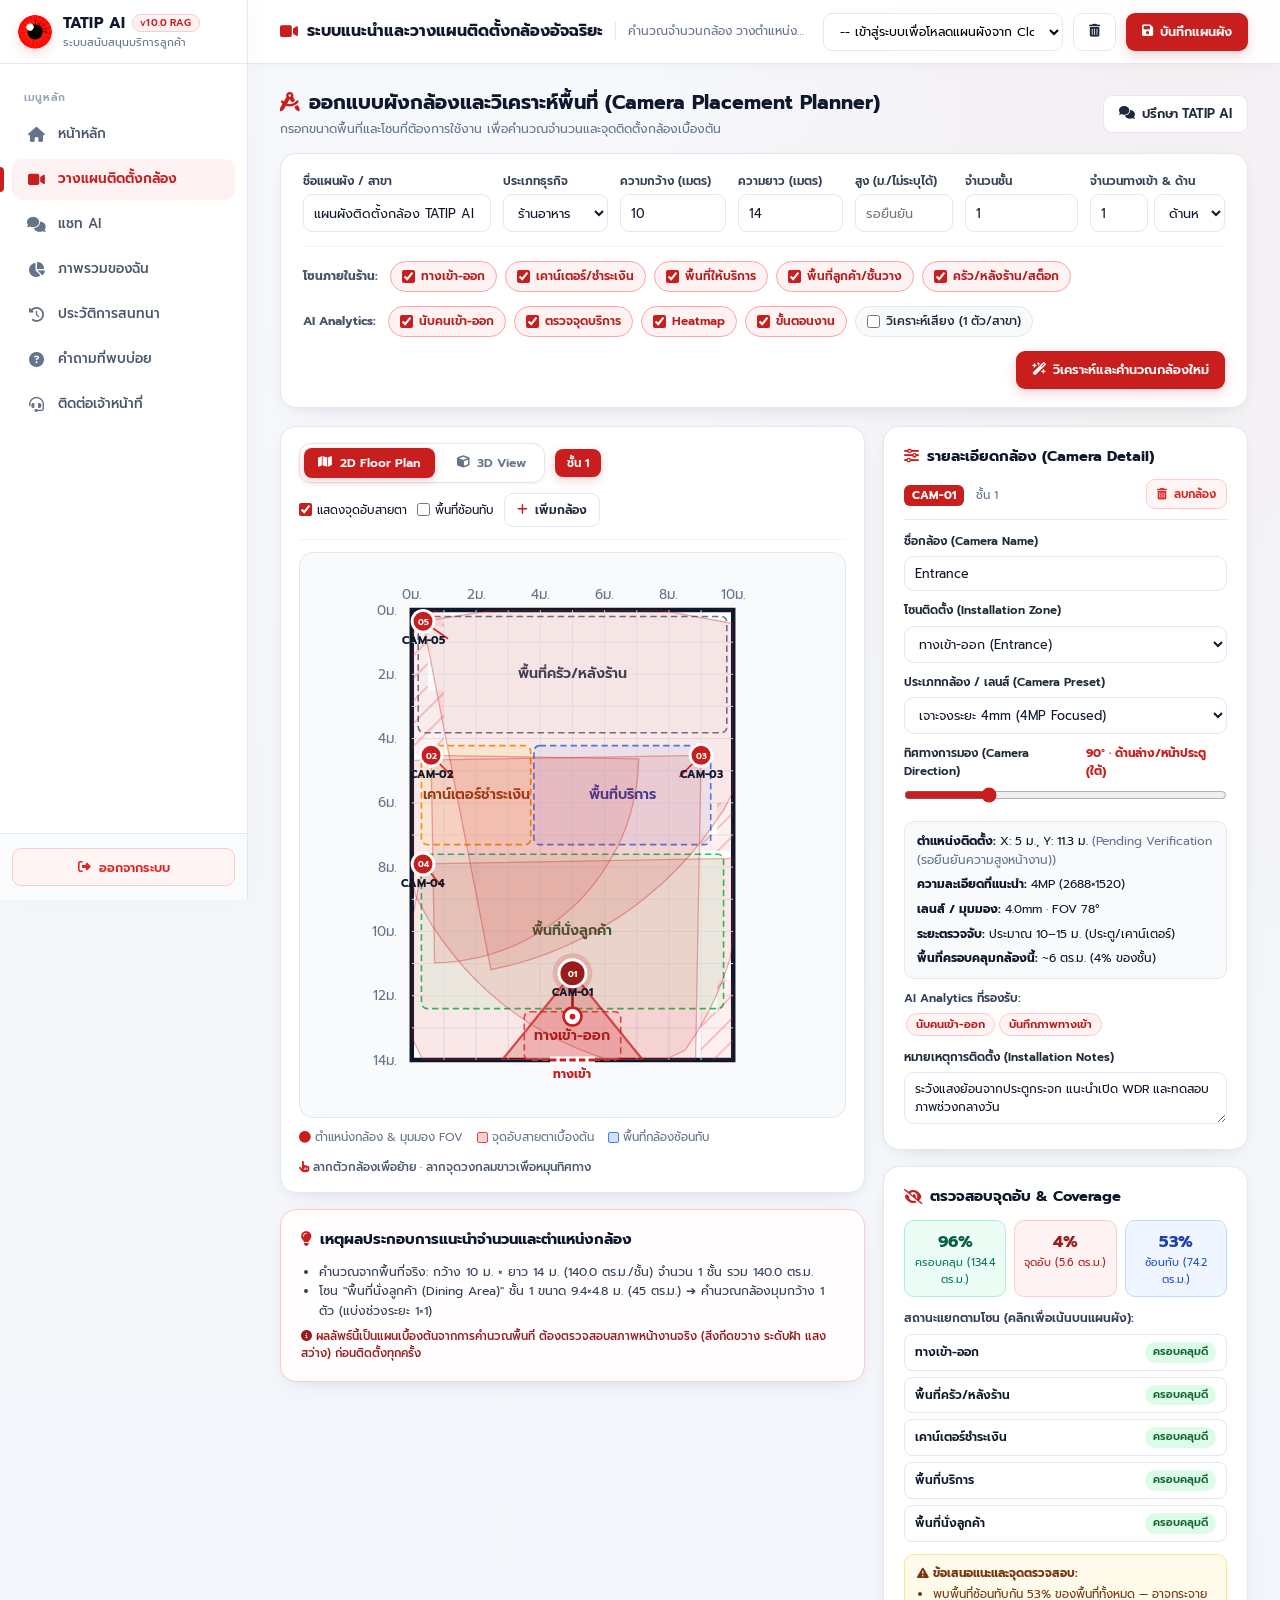
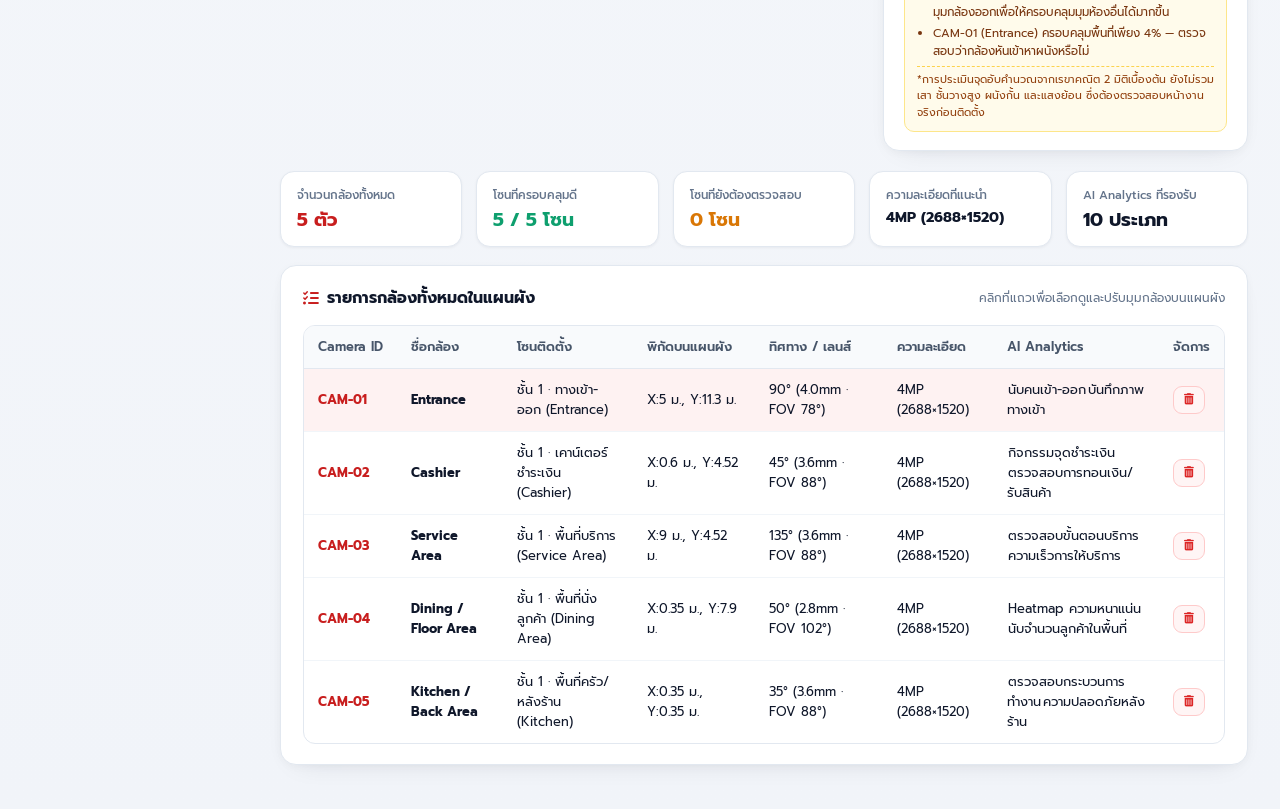
<file: camera_planner.html>
<!DOCTYPE html>
<html lang="th">
<head>
    <meta charset="UTF-8">
    <meta name="viewport" content="width=device-width, initial-scale=1.0">
    <title>ระบบแนะนำและวางแผนติดตั้งกล้อง AI - TATIP AI</title>
    <link href="https://fonts.googleapis.com/css2?family=Prompt:wght@300;400;500;600;700&display=swap" rel="stylesheet">
    <link rel="stylesheet" href="https://cdnjs.cloudflare.com/ajax/libs/font-awesome/6.4.0/css/all.min.css">
    <link rel="stylesheet" href="./styles.css?v=20261111-desktop1">
    <style>
        .planner-config-card {
            background: #FFFFFF;
            border: 1px solid var(--border-color);
            border-radius: 16px;
            padding: 18px 22px;
            margin-bottom: 18px;
            box-shadow: var(--shadow-card);
        }
        .planner-config-grid {
            display: grid;
            grid-template-columns: 1.25fr 0.7fr 0.7fr 0.7fr 0.65fr 0.75fr 0.9fr;
            gap: 12px;
            align-items: end;
        }
        .planner-config-grid .form-group { margin-bottom: 0; }
        .planner-config-grid label { font-size: 0.78rem; margin-bottom: 4px; color: #334155; }
        .planner-config-grid input,
        .planner-config-grid select { padding: 8px 10px; font-size: 0.85rem; border-radius: 9px; height: 38px; }

        .planner-chips-row {
            display: flex;
            flex-wrap: wrap;
            align-items: center;
            justify-content: space-between;
            gap: 14px;
            margin-top: 14px;
            padding-top: 14px;
            border-top: 1px solid #F1F5F9;
        }
        .planner-check-group {
            display: flex;
            flex-wrap: wrap;
            align-items: center;
            gap: 8px;
        }
        .planner-check-pill {
            display: inline-flex;
            align-items: center;
            gap: 6px;
            padding: 5px 11px;
            border-radius: 99px;
            border: 1px solid var(--border-color);
            background: #F8FAFC;
            font-size: 0.8rem;
            font-weight: 500;
            color: var(--ink-2);
            cursor: pointer;
            transition: all 0.15s ease;
        }
        .planner-check-pill:has(input:checked) {
            background: #FEF2F2;
            border-color: #FCA5A5;
            color: #B91C1C;
            font-weight: 600;
        }
        .planner-check-pill input { accent-color: #C81E1E; width: auto; margin: 0; cursor: pointer; }

        .planner-studio-grid {
            display: grid;
            grid-template-columns: minmax(0, 1fr) 365px;
            gap: 18px;
            align-items: start;
            margin-bottom: 20px;
        }
        .planner-canvas-card {
            background: #FFFFFF;
            border: 1px solid var(--border-color);
            border-radius: 16px;
            padding: 16px 18px;
            box-shadow: var(--shadow-card);
            min-width: 0;
        }
        .planner-canvas-toolbar {
            display: flex;
            align-items: center;
            justify-content: space-between;
            flex-wrap: wrap;
            gap: 10px;
            margin-bottom: 12px;
            padding-bottom: 12px;
            border-bottom: 1px solid #F1F5F9;
        }
        .planner-canvas-stage {
            background: #F8FAFC;
            border: 1px solid #E2E8F0;
            border-radius: 14px;
            padding: 12px;
            min-height: 440px;
            display: flex;
            align-items: center;
            justify-content: center;
            overflow: hidden;
        }
        .planner-legend-bar {
            display: flex;
            flex-wrap: wrap;
            align-items: center;
            justify-content: space-between;
            gap: 12px;
            margin-top: 10px;
            font-size: 0.78rem;
            color: var(--text-muted);
        }
        .planner-inspector-stack {
            display: flex;
            flex-direction: column;
            gap: 16px;
            min-width: 0;
        }
        .planner-inspector-card {
            background: #FFFFFF;
            border: 1px solid var(--border-color);
            border-radius: 16px;
            padding: 18px 20px;
            box-shadow: var(--shadow-card);
        }
        .planner-inspector-card h3 {
            font-size: 0.98rem;
            font-weight: 700;
            color: var(--ink);
            margin-bottom: 12px;
            display: flex;
            align-items: center;
            gap: 8px;
        }
        .planner-summary-kpis {
            display: grid;
            grid-template-columns: repeat(5, minmax(0, 1fr));
            gap: 14px;
            margin-bottom: 18px;
        }
        .planner-kpi {
            background: #FFFFFF;
            border: 1px solid var(--border-color);
            border-radius: 14px;
            padding: 14px 16px;
            box-shadow: var(--shadow-sm);
        }
        .planner-kpi span { font-size: 0.78rem; color: var(--text-muted); font-weight: 500; display: block; }
        .planner-kpi strong { font-size: 1.25rem; color: var(--ink); display: block; margin-top: 5px; line-height: 1.25; }
    </style>
</head>
<body>
    <!-- UNIFIED DESKTOP SIDEBAR -->
    <nav class="app-sidebar" aria-label="เมนูหลัก">
        <a href="index.html" class="sidebar-brand">
            <span class="logo-mark" aria-hidden="true"><img src="./assets/tatip-logo-source.png" alt=""></span>
            <div class="sidebar-brand-text">
                <div class="sidebar-brand-title">TATIP AI <span class="version-badge">v10.0 RAG</span></div>
                <span class="sidebar-brand-sub">ระบบสนับสนุนบริการลูกค้า</span>
            </div>
        </a>
        <div class="sidebar-nav-scroll">
            <div class="sidebar-section-label">เมนูหลัก</div>
            <a href="index.html" class="sidebar-link"><i class="fa-solid fa-house"></i><span>หน้าหลัก</span></a>
            <a href="camera_planner.html" class="sidebar-link active"><i class="fa-solid fa-video"></i><span>วางแผนติดตั้งกล้อง</span></a>
            <a href="chat.html" class="sidebar-link"><i class="fa-solid fa-comments"></i><span>แชท AI</span></a>
            <a href="customer_dashboard.html" class="sidebar-link"><i class="fa-solid fa-chart-pie"></i><span>ภาพรวมของฉัน</span></a>
            <a href="history.html" class="sidebar-link"><i class="fa-solid fa-clock-rotate-left"></i><span>ประวัติการสนทนา</span></a>
            <a href="faq.html" class="sidebar-link"><i class="fa-solid fa-circle-question"></i><span>คำถามที่พบบ่อย</span></a>
            <a href="contact.html" class="sidebar-link"><i class="fa-solid fa-headset"></i><span>ติดต่อเจ้าหน้าที่</span></a>
        </div>
        <div class="sidebar-footer">
            <button type="button" onclick="window.logoutUser ? window.logoutUser() : (localStorage.removeItem('currentUser'), location.replace('login.html'))" class="btn-sidebar-logout">
                <i class="fa-solid fa-right-from-bracket"></i> ออกจากระบบ
            </button>
        </div>
    </nav>

    <header class="top-navbar">
        <div class="nav-container">
            <div class="header-context">
                <div class="header-page-title"><i class="fa-solid fa-video text-red"></i> ระบบแนะนำและวางแผนติดตั้งกล้องอัจฉริยะ</div>
                <span class="header-page-sub">คำนวณจำนวนกล้อง วางตำแหน่ง 2D/3D และตรวจสอบจุดอับสายตาเบื้องต้น</span>
            </div>
            <div class="header-actions">
                <select id="savedLayoutsSelect" onchange="CameraPlanner.loadSavedLayout(this.value)" style="height:38px;padding:0 12px;border:1px solid var(--border-color);border-radius:9px;font-size:0.82rem;max-width:240px;background:#fff;">
                    <option value="">-- โหลดแผนผังที่บันทึกไว้ --</option>
                </select>
                <button type="button" onclick="CameraPlanner.deleteCurrentSavedLayout()" class="btn-saas btn-saas-secondary" title="ลบแผนผังที่เลือก">
                    <i class="fa-solid fa-trash-can"></i>
                </button>
                <button type="button" id="btnSaveLayout" onclick="CameraPlanner.saveLayoutToCloud()" class="btn-saas btn-saas-primary">
                    <i class="fa-solid fa-floppy-disk"></i> บันทึกแผนผัง
                </button>
            </div>
        </div>
    </header>

    <main class="main-content">
        <div style="display:flex;align-items:center;justify-content:space-between;gap:12px;margin-bottom:14px;">
            <div>
                <h2 style="font-size:1.3rem;font-weight:700;color:var(--ink);display:flex;align-items:center;gap:9px;">
                    <i class="fa-solid fa-compass-drafting text-red"></i> ออกแบบผังกล้องและวิเคราะห์พื้นที่ (Camera Placement Planner)
                </h2>
                <p id="plannerSaveStatus" style="font-size:0.82rem;color:var(--text-muted);margin-top:2px;">กรอกขนาดพื้นที่และโซนที่ต้องการใช้งาน เพื่อคำนวณจำนวนและจุดติดตั้งกล้องเบื้องต้น</p>
            </div>
            <a href="chat.html" class="btn-saas btn-saas-secondary"><i class="fa-solid fa-comments"></i> ปรึกษา TATIP AI</a>
        </div>

        <!-- 1. Space & Business Configuration Panel -->
        <section class="planner-config-card" aria-label="ตั้งค่าพื้นที่และธุรกิจ">
            <div class="planner-config-grid">
                <div class="form-group">
                    <label for="layoutNameInput">ชื่อแผนผัง / สาขา</label>
                    <input type="text" id="layoutNameInput" value="แผนผังติดตั้งกล้อง TATIP AI" placeholder="เช่น สาขาสยามสแควร์">
                </div>
                <div class="form-group">
                    <label for="businessTypeSelect">ประเภทธุรกิจ</label>
                    <select id="businessTypeSelect" onchange="CameraPlanner.onBusinessTypeChange(this.value)">
                        <option value="restaurant">ร้านอาหาร</option>
                        <option value="cafe">ร้านกาแฟ / คาเฟ่</option>
                        <option value="retail">ร้านค้าปลีก</option>
                        <option value="warehouse">คลังสินค้า / โรงงาน</option>
                        <option value="office">สำนักงาน / อาคาร</option>
                    </select>
                </div>
                <div class="form-group">
                    <label for="spaceWidthInput">ความกว้าง (เมตร)</label>
                    <input type="number" id="spaceWidthInput" min="3" max="100" step="0.5" value="10">
                </div>
                <div class="form-group">
                    <label for="spaceLengthInput">ความยาว (เมตร)</label>
                    <input type="number" id="spaceLengthInput" min="3" max="100" step="0.5" value="14">
                </div>
                <div class="form-group">
                    <label for="ceilingHeightInput">สูง (ม./ไม่ระบุได้)</label>
                    <input type="number" id="ceilingHeightInput" min="1.8" max="20" step="0.1" placeholder="รอยืนยัน">
                </div>
                <div class="form-group">
                    <label for="floorCountInput">จำนวนชั้น</label>
                    <input type="number" id="floorCountInput" min="1" max="5" value="1">
                </div>
                <div class="form-group">
                    <label for="entranceCountInput">จำนวนทางเข้า &amp; ด้าน</label>
                    <div style="display:flex;gap:6px;">
                        <input type="number" id="entranceCountInput" min="1" max="4" value="1" style="width:58px;">
                        <select id="entranceSideSelect" style="flex:1;">
                            <option value="front">ด้านหน้า</option>
                            <option value="left">ด้านซ้าย</option>
                            <option value="right">ด้านขวา</option>
                            <option value="back">ด้านหลัง</option>
                        </select>
                    </div>
                </div>
            </div>

            <div class="planner-chips-row">
                <div class="planner-check-group">
                    <span style="font-size:0.8rem;font-weight:700;color:#475569;margin-right:4px;">โซนภายในร้าน:</span>
                    <label class="planner-check-pill"><input type="checkbox" id="zoneToggle_entrance" checked> ทางเข้า-ออก</label>
                    <label class="planner-check-pill"><input type="checkbox" id="zoneToggle_cashier" checked> เคาน์เตอร์/ชำระเงิน</label>
                    <label class="planner-check-pill"><input type="checkbox" id="zoneToggle_service" checked> พื้นที่ให้บริการ</label>
                    <label class="planner-check-pill"><input type="checkbox" id="zoneToggle_seating" checked> พื้นที่ลูกค้า/ชั้นวาง</label>
                    <label class="planner-check-pill"><input type="checkbox" id="zoneToggle_kitchen" checked> ครัว/หลังร้าน/สต็อก</label>
                </div>

                <div class="planner-check-group">
                    <span style="font-size:0.8rem;font-weight:700;color:#475569;margin-right:4px;">AI Analytics:</span>
                    <label class="planner-check-pill"><input type="checkbox" name="analyticsFocus" value="people_counting" checked> นับคนเข้า-ออก</label>
                    <label class="planner-check-pill"><input type="checkbox" name="analyticsFocus" value="cashier_monitoring" checked> ตรวจจุดบริการ</label>
                    <label class="planner-check-pill"><input type="checkbox" name="analyticsFocus" value="heatmap" checked> Heatmap</label>
                    <label class="planner-check-pill"><input type="checkbox" name="analyticsFocus" value="workflow" checked> ขั้นตอนงาน</label>
                    <label class="planner-check-pill"><input type="checkbox" name="analyticsFocus" value="service_audio"> วิเคราะห์เสียง (1 ตัว/สาขา)</label>
                </div>

                <button type="button" onclick="CameraPlanner.recalculate()" class="btn-saas btn-saas-primary" style="margin-left:auto;">
                    <i class="fa-solid fa-wand-magic-sparkles"></i> วิเคราะห์และคำนวณกล้องใหม่
                </button>
            </div>
        </section>

        <!-- 2. Main 2-Column Interactive Studio (Floor Plan + Inspector) -->
        <section class="planner-studio-grid">
            <!-- Left: 2D/3D Floor Plan Canvas & Reasoning -->
            <div style="display:flex;flex-direction:column;gap:16px;min-width:0;">
                <div class="planner-canvas-card">
                    <div class="planner-canvas-toolbar">
                        <div style="display:flex;align-items:center;gap:10px;flex-wrap:wrap;">
                            <div class="admin-tabs-bar" style="margin:0;padding:4px;">
                                <button type="button" id="btnView2D" class="admin-tab-btn active" style="padding:6px 14px;font-size:0.82rem;" onclick="CameraPlanner.setViewMode('2d')"><i class="fa-solid fa-map"></i> 2D Floor Plan</button>
                                <button type="button" id="btnView3D" class="admin-tab-btn" style="padding:6px 14px;font-size:0.82rem;" onclick="CameraPlanner.setViewMode('3d')"><i class="fa-solid fa-cube"></i> 3D View</button>
                            </div>
                            <div id="floorSelectorGroup" style="display:flex;gap:4px;"></div>
                        </div>

                        <div style="display:flex;align-items:center;gap:10px;flex-wrap:wrap;">
                            <label style="display:inline-flex;align-items:center;gap:5px;font-size:0.78rem;cursor:pointer;">
                                <input type="checkbox" checked onchange="CameraPlanner.toggleOverlay('blindSpots', this.checked)" style="accent-color:#C81E1E;"> แสดงจุดอับสายตา
                            </label>
                            <label style="display:inline-flex;align-items:center;gap:5px;font-size:0.78rem;cursor:pointer;">
                                <input type="checkbox" onchange="CameraPlanner.toggleOverlay('overlaps', this.checked)" style="accent-color:#2563EB;"> พื้นที่ซ้อนทับ
                            </label>
                            <button type="button" onclick="CameraPlanner.addCustomCamera()" class="btn-saas btn-saas-secondary" style="height:34px;padding:0 12px;font-size:0.8rem;">
                                <i class="fa-solid fa-plus text-red"></i> เพิ่มกล้อง
                            </button>
                        </div>
                    </div>

                    <div id="plannerCanvasContainer" class="planner-canvas-stage"></div>

                    <div class="planner-legend-bar">
                        <div style="display:flex;gap:14px;flex-wrap:wrap;align-items:center;">
                            <span><i class="fa-solid fa-circle text-red"></i> ตำแหน่งกล้อง &amp; มุมมอง FOV</span>
                            <span><span style="display:inline-block;width:11px;height:11px;background:rgba(239,68,68,0.25);border:1px solid #EF4444;vertical-align:middle;border-radius:2px;"></span> จุดอับสายตาเบื้องต้น</span>
                            <span><span style="display:inline-block;width:11px;height:11px;background:rgba(37,99,235,0.2);border:1px solid #3B82F6;vertical-align:middle;border-radius:2px;"></span> พื้นที่กล้องซ้อนทับ</span>
                        </div>
                        <span style="font-weight:500;color:#475569;"><i class="fa-solid fa-hand-pointer text-red"></i> ลากตัวกล้องเพื่อย้าย · ลากจุดวงกลมขาวเพื่อหมุนทิศทาง</span>
                    </div>
                </div>

                <!-- Rationale & Engineering Notes -->
                <div class="planner-inspector-card" style="background:#FFFDFD;border-color:#FECACA;">
                    <h3><i class="fa-solid fa-lightbulb text-red"></i> เหตุผลประกอบการแนะนำจำนวนและตำแหน่งกล้อง</h3>
                    <div id="recommendationReasoning"></div>
                </div>
            </div>

            <!-- Right: Camera Detail Panel + Blind Spot Detection -->
            <aside class="planner-inspector-stack">
                <div class="planner-inspector-card">
                    <h3><i class="fa-solid fa-sliders text-red"></i> รายละเอียดกล้อง (Camera Detail)</h3>
                    <div id="cameraDetailContent"></div>
                </div>

                <div class="planner-inspector-card">
                    <h3><i class="fa-solid fa-eye-slash text-red"></i> ตรวจสอบจุดอับ &amp; Coverage</h3>
                    <div id="blindSpotPanel"></div>
                </div>
            </aside>
        </section>

        <!-- 3. Camera Summary Dashboard -->
        <section aria-label="สรุปแผนผังการติดตั้งกล้อง">
            <div class="planner-summary-kpis">
                <div class="planner-kpi"><span>จำนวนกล้องทั้งหมด</span><strong id="sumTotalCams" style="color:var(--red);">—</strong></div>
                <div class="planner-kpi"><span>โซนที่ครอบคลุมดี</span><strong id="sumCoveredZones" style="color:#0E9F6E;">—</strong></div>
                <div class="planner-kpi"><span>โซนที่ยังต้องตรวจสอบ</span><strong id="sumPendingZones" style="color:#D97706;">—</strong></div>
                <div class="planner-kpi"><span>ความละเอียดที่แนะนำ</span><strong id="sumResolution" style="font-size:0.95rem;">—</strong></div>
                <div class="planner-kpi"><span>AI Analytics ที่รองรับ</span><strong id="sumAnalyticsCount">—</strong></div>
            </div>

            <div class="saas-panel">
                <div style="display:flex;justify-content:space-between;align-items:center;margin-bottom:14px;">
                    <h3 style="font-size:1.05rem;font-weight:700;display:flex;align-items:center;gap:8px;">
                        <i class="fa-solid fa-list-check text-red"></i> รายการกล้องทั้งหมดในแผนผัง
                    </h3>
                    <span style="font-size:0.8rem;color:var(--text-muted);">คลิกที่แถวเพื่อเลือกดูและปรับมุมกล้องบนแผนผัง</span>
                </div>
                <div class="saas-table-responsive">
                    <table class="saas-table">
                        <thead>
                            <tr>
                                <th>Camera ID</th>
                                <th>ชื่อกล้อง</th>
                                <th>โซนติดตั้ง</th>
                                <th>พิกัดบนแผนผัง</th>
                                <th>ทิศทาง / เลนส์</th>
                                <th>ความละเอียด</th>
                                <th>AI Analytics</th>
                                <th>จัดการ</th>
                            </tr>
                        </thead>
                        <tbody id="summaryCameraTableBody"></tbody>
                    </table>
                </div>
            </div>
        </section>
    </main>

    <script src="./script.js"></script>
    <script src="./camera_planner.js?v=20261111-1"></script>
</body>
</html>
</file>
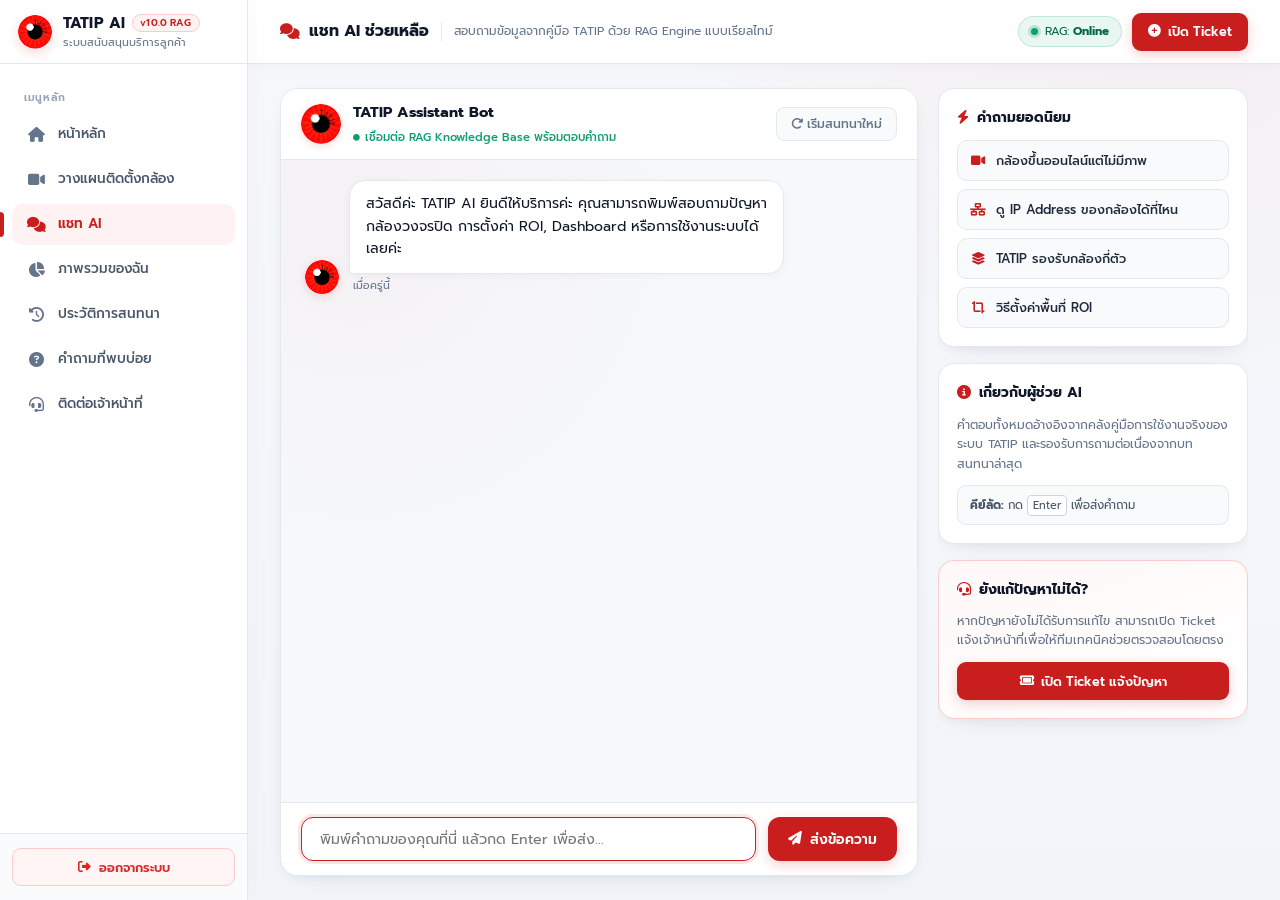
<file: chat.html>
<!DOCTYPE html>
<html lang="th">
<head>
    <meta charset="UTF-8">
    <meta name="viewport" content="width=device-width, initial-scale=1.0">
    <title>แชท AI ช่วยเหลือ - TATIP AI</title>
    <link href="https://fonts.googleapis.com/css2?family=Prompt:wght@300;400;500;600;700&display=swap" rel="stylesheet">
    <link rel="stylesheet" href="https://cdnjs.cloudflare.com/ajax/libs/font-awesome/6.4.0/css/all.min.css">
    <link rel="stylesheet" href="./styles.css?v=20261111-desktop1">
</head>
<body>
    <!-- UNIFIED DESKTOP SIDEBAR -->
    <nav class="app-sidebar" aria-label="เมนูหลัก">
        <a href="index.html" class="sidebar-brand">
            <span class="logo-mark" aria-hidden="true"><img src="./assets/tatip-logo-source.png" alt=""></span>
            <div class="sidebar-brand-text">
                <div class="sidebar-brand-title">TATIP AI <span class="version-badge">v10.0 RAG</span></div>
                <span class="sidebar-brand-sub">ระบบสนับสนุนบริการลูกค้า</span>
            </div>
        </a>
        <div class="sidebar-nav-scroll">
            <div class="sidebar-section-label">เมนูหลัก</div>
            <a href="index.html" class="sidebar-link"><i class="fa-solid fa-house"></i><span>หน้าหลัก</span></a>
            <a href="camera_planner.html" class="sidebar-link"><i class="fa-solid fa-video"></i><span>วางแผนติดตั้งกล้อง</span></a>
            <a href="chat.html" class="sidebar-link active"><i class="fa-solid fa-comments"></i><span>แชท AI</span></a>
            <a href="customer_dashboard.html" class="sidebar-link"><i class="fa-solid fa-chart-pie"></i><span>ภาพรวมของฉัน</span></a>
            <a href="history.html" class="sidebar-link"><i class="fa-solid fa-clock-rotate-left"></i><span>ประวัติการสนทนา</span></a>
            <a href="faq.html" class="sidebar-link"><i class="fa-solid fa-circle-question"></i><span>คำถามที่พบบ่อย</span></a>
            <a href="contact.html" class="sidebar-link"><i class="fa-solid fa-headset"></i><span>ติดต่อเจ้าหน้าที่</span></a>
        </div>
        <div class="sidebar-footer">
            <button type="button" onclick="window.logoutUser ? window.logoutUser() : (localStorage.removeItem('currentUser'), location.replace('login.html'))" class="btn-sidebar-logout">
                <i class="fa-solid fa-right-from-bracket"></i> ออกจากระบบ
            </button>
        </div>
    </nav>

    <header class="top-navbar">
        <div class="nav-container">
            <div class="header-context">
                <div class="header-page-title"><i class="fa-solid fa-comments text-red"></i> แชท AI ช่วยเหลือ</div>
                <span class="header-page-sub">สอบถามข้อมูลจากคู่มือ TATIP ด้วย RAG Engine แบบเรียลไทม์</span>
            </div>
            <div class="header-actions">
                <div class="status-online-pill"><span class="dot"></span><span>RAG: <strong>Online</strong></span></div>
                <button type="button" onclick="openSupportModal()" class="btn-saas btn-saas-primary"><i class="fa-solid fa-plus-circle"></i> เปิด Ticket</button>
            </div>
        </div>
    </header>

    <main class="main-content" style="padding-bottom: 20px;">
        <div class="chat-workspace-grid">
            <!-- Main Chat Area -->
            <div class="chat-container-layout">
                <div class="chat-header">
                    <div class="ai-avatar"><span class="logo-mark chat-logo-mark" role="img" aria-label="TATIP AI"><img src="./assets/tatip-logo-source.png" alt=""></span></div>
                    <div>
                        <h3>TATIP Assistant Bot</h3>
                        <span class="sub-status"><i class="fa-solid fa-circle" style="font-size:0.45rem;"></i> เชื่อมต่อ RAG Knowledge Base พร้อมตอบคำถาม</span>
                    </div>
                    <button class="btn-reset-chat" onclick="resetChat()"><i class="fa-solid fa-rotate-right"></i> เริ่มสนทนาใหม่</button>
                </div>

                <div id="chatMessages" class="chat-messages-box">
                    <div class="message-group ai">
                        <div class="message-avatar"><span class="logo-mark chat-logo-mark" role="img" aria-label="TATIP AI"><img src="./assets/tatip-logo-source.png" alt=""></span></div>
                        <div class="message-body">
                            <div class="message-bubble">สวัสดีค่ะ TATIP AI ยินดีให้บริการค่ะ คุณสามารถพิมพ์สอบถามปัญหากล้องวงจรปิด การตั้งค่า ROI, Dashboard หรือการใช้งานระบบได้เลยค่ะ</div>
                            <div class="message-time">เมื่อครู่นี้</div>
                        </div>
                    </div>
                </div>

                <div class="chat-input-area">
                    <input type="text" id="chatInput" placeholder="พิมพ์คำถามของคุณที่นี่ แล้วกด Enter เพื่อส่ง..." onkeypress="handleChatKeyPress(event)" autofocus>
                    <button class="btn-send-chat" onclick="submitChatMessage()"><i class="fa-solid fa-paper-plane"></i> ส่งข้อความ</button>
                </div>
            </div>

            <!-- Right Context & Quick Prompts Panel -->
            <aside class="chat-side-panel">
                <div class="chat-panel-card">
                    <h4><i class="fa-solid fa-bolt text-red"></i> คำถามยอดนิยม</h4>
                    <div class="quick-replies-vertical">
                        <button class="qr-btn" onclick="sendChatMessage('กล้องขึ้นออนไลน์แต่ไม่มีภาพ')"><i class="fa-solid fa-video"></i> กล้องขึ้นออนไลน์แต่ไม่มีภาพ</button>
                        <button class="qr-btn" onclick="sendChatMessage('ดู IP Address ของกล้องได้ที่ไหน')"><i class="fa-solid fa-network-wired"></i> ดู IP Address ของกล้องได้ที่ไหน</button>
                        <button class="qr-btn" onclick="sendChatMessage('TATIP รองรับกล้องกี่ตัว')"><i class="fa-solid fa-layer-group"></i> TATIP รองรับกล้องกี่ตัว</button>
                        <button class="qr-btn" onclick="sendChatMessage('วิธีตั้งค่าพื้นที่ ROI')"><i class="fa-solid fa-crop-simple"></i> วิธีตั้งค่าพื้นที่ ROI</button>
                    </div>
                </div>

                <div class="chat-panel-card">
                    <h4><i class="fa-solid fa-circle-info text-red"></i> เกี่ยวกับผู้ช่วย AI</h4>
                    <p style="font-size:0.82rem;color:var(--text-muted);line-height:1.6;margin-bottom:10px;">คำตอบทั้งหมดอ้างอิงจากคลังคู่มือการใช้งานจริงของระบบ TATIP และรองรับการถามต่อเนื่องจากบทสนทนาล่าสุด</p>
                    <div style="font-size:0.78rem;color:#475569;background:#F8FAFC;border:1px solid var(--border-color);border-radius:9px;padding:10px 12px;">
                        <div><strong>คีย์ลัด:</strong> กด <kbd style="background:#fff;border:1px solid #cbd5e1;border-radius:4px;padding:1px 5px;font-size:0.74rem;">Enter</kbd> เพื่อส่งคำถาม</div>
                    </div>
                </div>

                <div class="chat-panel-card" style="background:linear-gradient(160deg,#FFF8F8,#FFFFFF);border-color:#FECACA;">
                    <h4><i class="fa-solid fa-headset text-red"></i> ยังแก้ปัญหาไม่ได้?</h4>
                    <p style="font-size:0.82rem;color:var(--text-muted);line-height:1.55;margin-bottom:12px;">หากปัญหายังไม่ได้รับการแก้ไข สามารถเปิด Ticket แจ้งเจ้าหน้าที่เพื่อให้ทีมเทคนิคช่วยตรวจสอบโดยตรง</p>
                    <button type="button" onclick="openSupportModal()" class="btn-saas btn-saas-primary" style="width:100%;">
                        <i class="fa-solid fa-ticket"></i> เปิด Ticket แจ้งปัญหา
                    </button>
                </div>
            </aside>
        </div>
    </main>

    <div id="ticketModal" class="modal-overlay">
        <div class="modal-content">
            <div class="modal-header">
                <h3><i class="fa-solid fa-ticket text-red"></i> เปิด Ticket แจ้งเรื่อง</h3>
                <button class="btn-close-modal" onclick="closeSupportModal()">&times;</button>
            </div>
            <form onsubmit="submitSupportTicket(event)">
                <div class="form-group">
                    <label for="supportCategory">ประเภทปัญหา</label>
                    <select id="supportCategory">
                        <option value="auto" selected>วิเคราะห์อัตโนมัติจากข้อความที่ส่ง</option>
                        <option value="กล้อง / CCTV">กล้อง / CCTV (ภาพดับ, ไม่มีภาพ, IP / RTSP)</option>
                        <option value="การตี ROI / พื้นที่วิเคราะห์">การตี ROI / พื้นที่วิเคราะห์ (วาดกรอบ, โซนตรวจจับ)</option>
                        <option value="การเข้าสู่ระบบ / บัญชีผู้ใช้">การเข้าสู่ระบบ / บัญชีผู้ใช้ (ล็อกอิน, รหัสผ่าน, สิทธิ์)</option>
                        <option value="Dashboard และรายงาน">Dashboard และรายงาน (Heatmap, กราฟ, สรุปยอด)</option>
                        <option value="การแจ้งเตือน (LINE / ระบบ)">การแจ้งเตือน (LINE / ระบบ)</option>
                        <option value="เครือข่าย / อินเทอร์เน็ต">เครือข่าย / อินเทอร์เน็ต (Bandwidth, Firewall, พอร์ต 554)</option>
                        <option value="แชท AI / คู่มือระบบ">แชท AI / คู่มือระบบ</option>
                        <option value="เรื่องที่ไม่เกี่ยวข้อง">เรื่องที่ไม่เกี่ยวข้อง</option>
                    </select>
                </div>
                <div class="form-group">
                    <label for="supportIssue">รายละเอียดปัญหา <span class="req">*</span></label>
                    <textarea id="supportIssue" rows="4" maxlength="3000" placeholder="อธิบายปัญหาที่ต้องการให้เจ้าหน้าที่ช่วยเหลือ" required></textarea>
                    <small>ระบบจะผูกเคสกับบัญชีและ Tenant ที่คุณเข้าสู่ระบบโดยอัตโนมัติ</small>
                </div>
                <div style="display:flex; justify-content:flex-end; gap:10px; margin-top:16px;">
                    <button type="button" onclick="closeSupportModal()" class="btn-saas btn-saas-secondary">ยกเลิก</button>
                    <button type="submit" class="btn-saas btn-saas-primary">ส่งเรื่อง</button>
                </div>
            </form>
        </div>
    </div>

    <script src="./script.js?v=20261113-autosearch1"></script>
</body>
</html>
</file>
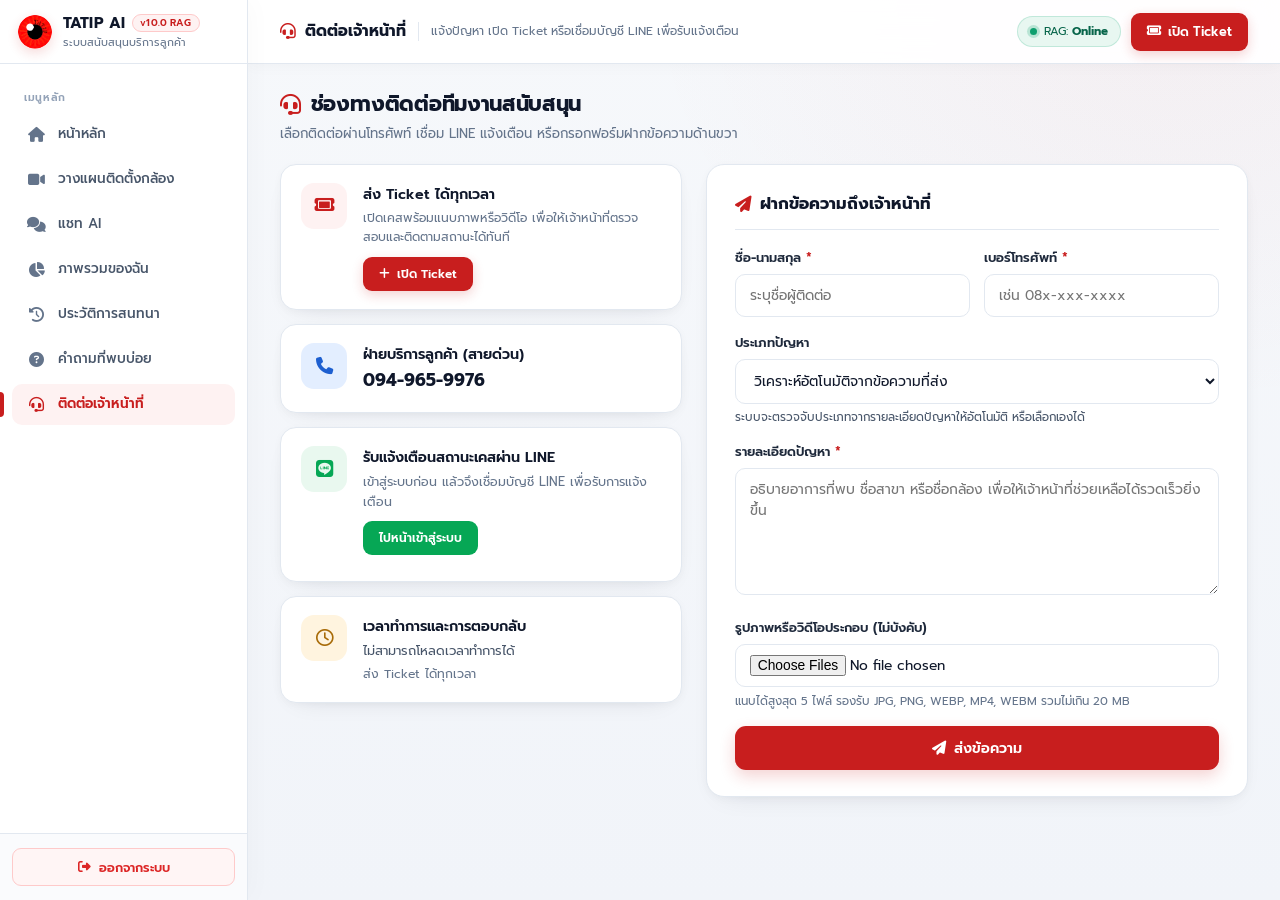
<file: contact.html>
<!DOCTYPE html>
<html lang="th">
<head>
    <meta charset="UTF-8">
    <meta name="viewport" content="width=device-width, initial-scale=1.0">
    <title>ติดต่อเจ้าหน้าที่ - TATIP AI</title>
    <link href="https://fonts.googleapis.com/css2?family=Prompt:wght@300;400;500;600;700&display=swap" rel="stylesheet">
    <link rel="stylesheet" href="https://cdnjs.cloudflare.com/ajax/libs/font-awesome/6.4.0/css/all.min.css">
    <link rel="stylesheet" href="./styles.css?v=20261111-desktop1">
</head>
<body>
    <!-- UNIFIED DESKTOP SIDEBAR -->
    <nav class="app-sidebar" aria-label="เมนูหลัก">
        <a href="index.html" class="sidebar-brand">
            <span class="logo-mark" aria-hidden="true"><img src="./assets/tatip-logo-source.png" alt=""></span>
            <div class="sidebar-brand-text">
                <div class="sidebar-brand-title">TATIP AI <span class="version-badge">v10.0 RAG</span></div>
                <span class="sidebar-brand-sub">ระบบสนับสนุนบริการลูกค้า</span>
            </div>
        </a>
        <div class="sidebar-nav-scroll">
            <div class="sidebar-section-label">เมนูหลัก</div>
            <a href="index.html" class="sidebar-link"><i class="fa-solid fa-house"></i><span>หน้าหลัก</span></a>
            <a href="camera_planner.html" class="sidebar-link"><i class="fa-solid fa-video"></i><span>วางแผนติดตั้งกล้อง</span></a>
            <a href="chat.html" class="sidebar-link"><i class="fa-solid fa-comments"></i><span>แชท AI</span></a>
            <a href="customer_dashboard.html" class="sidebar-link"><i class="fa-solid fa-chart-pie"></i><span>ภาพรวมของฉัน</span></a>
            <a href="history.html" class="sidebar-link"><i class="fa-solid fa-clock-rotate-left"></i><span>ประวัติการสนทนา</span></a>
            <a href="faq.html" class="sidebar-link"><i class="fa-solid fa-circle-question"></i><span>คำถามที่พบบ่อย</span></a>
            <a href="contact.html" class="sidebar-link active"><i class="fa-solid fa-headset"></i><span>ติดต่อเจ้าหน้าที่</span></a>
        </div>
        <div class="sidebar-footer">
            <button type="button" onclick="window.logoutUser ? window.logoutUser() : (localStorage.removeItem('currentUser'), location.replace('login.html'))" class="btn-sidebar-logout">
                <i class="fa-solid fa-right-from-bracket"></i> ออกจากระบบ
            </button>
        </div>
    </nav>

    <header class="top-navbar">
        <div class="nav-container">
            <div class="header-context">
                <div class="header-page-title"><i class="fa-solid fa-headset text-red"></i> ติดต่อเจ้าหน้าที่</div>
                <span class="header-page-sub">แจ้งปัญหา เปิด Ticket หรือเชื่อมบัญชี LINE เพื่อรับแจ้งเตือน</span>
            </div>
            <div class="header-actions">
                <div class="status-online-pill"><span class="dot"></span><span>RAG: <strong>Online</strong></span></div>
                <button type="button" onclick="openSupportModal()" class="btn-saas btn-saas-primary"><i class="fa-solid fa-ticket"></i> เปิด Ticket</button>
            </div>
        </div>
    </header>

    <main class="main-content">
        <div class="page-title-box">
            <div>
                <h2><i class="fa-solid fa-headset text-red"></i> ช่องทางติดต่อทีมงานสนับสนุน</h2>
                <p>เลือกติดต่อผ่านโทรศัพท์ เชื่อม LINE แจ้งเตือน หรือกรอกฟอร์มฝากข้อความด้านขวา</p>
            </div>
        </div>

        <div class="contact-grid-layout">
            <div class="contact-channels">
                <div class="channel-card">
                    <div class="channel-icon red"><i class="fa-solid fa-ticket"></i></div>
                    <div class="channel-info">
                        <h4>ส่ง Ticket ได้ทุกเวลา</h4>
                        <p style="font-size:0.82rem;color:var(--text-muted);margin:4px 0 10px;">เปิดเคสพร้อมแนบภาพหรือวิดีโอ เพื่อให้เจ้าหน้าที่ตรวจสอบและติดตามสถานะได้ทันที</p>
                        <button onclick="openSupportModal()" class="btn-saas btn-saas-primary" style="height:34px;font-size:0.8rem;"><i class="fa-solid fa-plus"></i> เปิด Ticket</button>
                    </div>
                </div>
                <div class="channel-card">
                    <div class="channel-icon blue"><i class="fa-solid fa-phone"></i></div>
                    <div class="channel-info">
                        <h4>ฝ่ายบริการลูกค้า (สายด่วน)</h4>
                        <div class="phone-num">094-965-9976</div>
                    </div>
                </div>
                <div class="channel-card">
                    <div class="channel-icon" style="background:#e9f8ef;color:#06a755;"><i class="fa-brands fa-line"></i></div>
                    <div class="channel-info">
                        <h4>รับแจ้งเตือนสถานะเคสผ่าน LINE</h4>
                        <p id="lineLinkStatus" role="status" aria-live="polite" style="margin:4px 0 10px;color:#64748b;font-size:0.84rem;">กำลังตรวจสอบการเชื่อมต่อ...</p>
                        <button id="lineLinkButton" type="button" onclick="createLineLinkCode()" class="btn-saas" style="height:34px;font-size:0.8rem;background:#06a755;color:#fff;"><i class="fa-brands fa-line"></i> เชื่อมบัญชี LINE</button>
                        <p id="lineLinkCode" style="margin:8px 0 0;color:#334155;"></p>
                    </div>
                </div>
                <div class="channel-card">
                    <div class="channel-icon" style="background:#fff4df;color:#a86b08;"><i class="fa-regular fa-clock"></i></div>
                    <div class="channel-info">
                        <h4>เวลาทำการและการตอบกลับ</h4>
                        <p id="supportHoursInfo" role="status" aria-live="polite" style="margin:4px 0;color:#475569;font-size:0.86rem;">กำลังโหลดข้อมูล...</p>
                        <p id="supportResponseInfo" style="margin:2px 0 0;color:#64748b;font-size:0.82rem;"></p>
                    </div>
                </div>
            </div>

            <div class="contact-form-card">
                <h3><i class="fa-solid fa-paper-plane text-red"></i> ฝากข้อความถึงเจ้าหน้าที่</h3>
                <form id="directContactForm" onsubmit="handleDirectContactSubmit(event)">
                    <div style="display:grid;grid-template-columns:1fr 1fr;gap:14px;">
                        <div class="form-group">
                            <label for="contactName">ชื่อ-นามสกุล <span class="req">*</span></label>
                            <input id="contactName" name="full_name" type="text" maxlength="120" autocomplete="name" placeholder="ระบุชื่อผู้ติดต่อ" required>
                        </div>
                        <div class="form-group">
                            <label for="contactPhone">เบอร์โทรศัพท์ <span class="req">*</span></label>
                            <input id="contactPhone" name="phone" type="tel" maxlength="30" autocomplete="tel" placeholder="เช่น 08x-xxx-xxxx" required>
                        </div>
                    </div>
                    <div class="form-group">
                        <label for="contactCategory">ประเภทปัญหา</label>
                        <select id="contactCategory" name="category">
                            <option value="auto" selected>วิเคราะห์อัตโนมัติจากข้อความที่ส่ง</option>
                            <option value="กล้อง / CCTV">กล้อง / CCTV (ภาพดับ, ไม่มีภาพ, IP / RTSP)</option>
                            <option value="การตี ROI / พื้นที่วิเคราะห์">การตี ROI / พื้นที่วิเคราะห์ (วาดกรอบ, โซนตรวจจับ)</option>
                            <option value="การเข้าสู่ระบบ / บัญชีผู้ใช้">การเข้าสู่ระบบ / บัญชีผู้ใช้ (ล็อกอิน, รหัสผ่าน, สิทธิ์)</option>
                            <option value="Dashboard และรายงาน">Dashboard และรายงาน (Heatmap, กราฟ, สรุปยอด)</option>
                            <option value="การแจ้งเตือน (LINE / ระบบ)">การแจ้งเตือน (LINE / ระบบ)</option>
                            <option value="เครือข่าย / อินเทอร์เน็ต">เครือข่าย / อินเทอร์เน็ต (Bandwidth, Firewall, พอร์ต 554)</option>
                            <option value="แชท AI / คู่มือระบบ">แชท AI / คู่มือระบบ</option>
                            <option value="เรื่องที่ไม่เกี่ยวข้อง">เรื่องที่ไม่เกี่ยวข้อง</option>
                        </select>
                        <small id="contactCategoryPreview" style="display:block;margin-top:4px;color:#475569;">ระบบจะตรวจจับประเภทจากรายละเอียดปัญหาให้อัตโนมัติ หรือเลือกเองได้</small>
                    </div>
                    <div class="form-group">
                        <label for="contactIssue">รายละเอียดปัญหา <span class="req">*</span></label>
                        <textarea id="contactIssue" name="issue" rows="5" maxlength="3000" placeholder="อธิบายอาการที่พบ ชื่อสาขา หรือชื่อกล้อง เพื่อให้เจ้าหน้าที่ช่วยเหลือได้รวดเร็วยิ่งขึ้น" required></textarea>
                    </div>
                    <div class="form-group">
                        <label for="contactAttachments">รูปภาพหรือวิดีโอประกอบ (ไม่บังคับ)</label>
                        <input id="contactAttachments" name="attachments" type="file" multiple accept="image/jpeg,image/png,image/webp,video/mp4,video/webm">
                        <small>แนบได้สูงสุด 5 ไฟล์ รองรับ JPG, PNG, WEBP, MP4, WEBM รวมไม่เกิน 20 MB</small>
                    </div>
                    <div aria-hidden="true" style="position:absolute;left:-10000px;width:1px;height:1px;overflow:hidden;">
                        <label for="contactWebsite">เว็บไซต์</label>
                        <input id="contactWebsite" name="website" type="text" tabindex="-1" autocomplete="off">
                    </div>
                    <p id="contactFormStatus" role="status" aria-live="polite" style="margin-bottom:12px;font-size:0.86rem;"></p>
                    <button type="submit" class="btn-send-contact-form"><i class="fa-solid fa-paper-plane"></i> ส่งข้อความ</button>
                </form>
            </div>
        </div>
    </main>

    <div id="ticketModal" class="modal-overlay">
        <div class="modal-content">
            <div class="modal-header">
                <h3><i class="fa-solid fa-ticket text-red"></i> เปิด Ticket</h3>
                <button class="btn-close-modal" onclick="closeSupportModal()">&times;</button>
            </div>
            <form onsubmit="submitSupportTicket(event)">
                <div class="form-group">
                    <label for="ticketName">ชื่อ-นามสกุล <span class="req">*</span></label>
                    <input id="ticketName" name="full_name" type="text" maxlength="120" autocomplete="name" required>
                </div>
                <div class="form-group">
                    <label for="ticketPhone">เบอร์โทรศัพท์ <span class="req">*</span></label>
                    <input id="ticketPhone" name="phone" type="tel" maxlength="30" autocomplete="tel" required>
                </div>
                <div class="form-group">
                    <label for="ticketCategory">ประเภทปัญหา</label>
                    <select id="ticketCategory" name="category">
                        <option value="auto" selected>วิเคราะห์อัตโนมัติจากข้อความที่ส่ง</option>
                        <option value="กล้อง / CCTV">กล้อง / CCTV (ภาพดับ, ไม่มีภาพ, IP / RTSP)</option>
                        <option value="การตี ROI / พื้นที่วิเคราะห์">การตี ROI / พื้นที่วิเคราะห์ (วาดกรอบ, โซนตรวจจับ)</option>
                        <option value="การเข้าสู่ระบบ / บัญชีผู้ใช้">การเข้าสู่ระบบ / บัญชีผู้ใช้ (ล็อกอิน, รหัสผ่าน, สิทธิ์)</option>
                        <option value="Dashboard และรายงาน">Dashboard และรายงาน (Heatmap, กราฟ, สรุปยอด)</option>
                        <option value="การแจ้งเตือน (LINE / ระบบ)">การแจ้งเตือน (LINE / ระบบ)</option>
                        <option value="เครือข่าย / อินเทอร์เน็ต">เครือข่าย / อินเทอร์เน็ต (Bandwidth, Firewall, พอร์ต 554)</option>
                        <option value="แชท AI / คู่มือระบบ">แชท AI / คู่มือระบบ</option>
                        <option value="เรื่องที่ไม่เกี่ยวข้อง">เรื่องที่ไม่เกี่ยวข้อง</option>
                    </select>
                </div>
                <div class="form-group">
                    <label for="ticketIssue">รายละเอียดปัญหา <span class="req">*</span></label>
                    <textarea id="ticketIssue" name="issue" rows="4" maxlength="3000" required></textarea>
                </div>
                <div class="form-group">
                    <label for="ticketAttachments">รูปภาพหรือวิดีโอประกอบ (ไม่บังคับ)</label>
                    <input id="ticketAttachments" name="attachments" type="file" multiple accept="image/jpeg,image/png,image/webp,video/mp4,video/webm">
                    <small>แนบได้สูงสุด 5 ไฟล์ รองรับ JPG, PNG, WEBP, MP4, WEBM รวมไม่เกิน 20 MB</small>
                </div>
                <div aria-hidden="true" style="position:absolute;left:-10000px;width:1px;height:1px;overflow:hidden;">
                    <label for="ticketWebsite">เว็บไซต์</label>
                    <input id="ticketWebsite" name="website" type="text" tabindex="-1" autocomplete="off">
                </div>
                <p id="ticketFormStatus" role="status" aria-live="polite" style="margin-bottom:10px;font-size:0.85rem;"></p>
                <div style="display:flex; justify-content:flex-end; gap:10px;">
                    <button type="button" onclick="closeSupportModal()" class="btn-saas btn-saas-secondary">ปิด</button>
                    <button type="submit" class="btn-saas btn-saas-primary">ส่งเรื่อง</button>
                </div>
            </form>
        </div>
    </div>

    <script src="./script.js?v=20261105-publiccontact1"></script>
    <script>
        const CONTACT_API_URL = typeof API_URL !== 'undefined'
            ? API_URL
            : 'https://tatip-backend-417035159214.us-central1.run.app';

        function getContactSession() {
            try {
                return JSON.parse(localStorage.getItem('currentUser') || '{}');
            } catch {
                return {};
            }
        }

        async function loadSupportInfo() {
            const hours = document.getElementById('supportHoursInfo');
            const responseTime = document.getElementById('supportResponseInfo');
            try {
                const response = await fetch(`${CONTACT_API_URL}/api/support/info`);
                const result = await response.json().catch(() => ({}));
                if (!response.ok) throw new Error(result.detail || 'โหลดข้อมูลเวลาบริการไม่สำเร็จ');
                const info = result.data || {};
                hours.textContent = `เวลาทำการ: ${info.business_hours || 'ยังไม่ได้ระบุ'}`;
                responseTime.textContent = `เวลาตอบกลับโดยประมาณ: ${info.response_time || 'ยังไม่ได้ระบุ'} · เวลาไทย`;
            } catch {
                hours.textContent = 'ไม่สามารถโหลดเวลาทำการได้';
                responseTime.textContent = 'ส่ง Ticket ได้ทุกเวลา';
            }
        }

        async function loadLineLinkStatus() {
            const status = document.getElementById('lineLinkStatus');
            const button = document.getElementById('lineLinkButton');
            const currentUser = getContactSession();
            if (!currentUser.access_token) {
                status.textContent = 'เข้าสู่ระบบก่อน แล้วจึงเชื่อมบัญชี LINE เพื่อรับการแจ้งเตือน';
                button.textContent = 'ไปหน้าเข้าสู่ระบบ';
                button.onclick = () => { window.location.href = 'login.html'; };
                return;
            }

            try {
                const response = await fetch(`${CONTACT_API_URL}/api/line/link-status`, {
                    headers: { 'Authorization': `Bearer ${currentUser.access_token}` }
                });
                const result = await response.json().catch(() => ({}));
                if (!response.ok) throw new Error(result.detail || 'ตรวจสอบสถานะ LINE ไม่สำเร็จ');
                if (result.linked) {
                    status.textContent = 'เชื่อมบัญชีแล้ว คุณจะได้รับแจ้งเตือนเมื่อสถานะเคสเปลี่ยน';
                    status.style.color = '#15803d';
                    button.hidden = true;
                } else {
                    status.textContent = 'เชื่อมบัญชี TATIP กับ LINE ก่อน เพื่อให้ระบบส่งสถานะเคสให้';
                }
            } catch (error) {
                status.textContent = error.message || 'ตรวจสอบสถานะ LINE ไม่สำเร็จ';
                status.style.color = '#dc2626';
            }
        }

        async function createLineLinkCode() {
            const status = document.getElementById('lineLinkStatus');
            const codeDisplay = document.getElementById('lineLinkCode');
            const button = document.getElementById('lineLinkButton');
            const currentUser = getContactSession();
            if (!currentUser.access_token) {
                window.location.href = 'login.html';
                return;
            }

            button.disabled = true;
            status.textContent = 'กำลังสร้างรหัสเชื่อมบัญชี...';
            codeDisplay.textContent = '';
            try {
                const response = await fetch(`${CONTACT_API_URL}/api/line/link-code`, {
                    method: 'POST',
                    headers: { 'Authorization': `Bearer ${currentUser.access_token}` }
                });
                const result = await response.json().catch(() => ({}));
                if (!response.ok || result.status !== 'success') {
                    throw new Error(result.detail || 'สร้างรหัสเชื่อมบัญชีไม่สำเร็จ');
                }
                status.textContent = 'เปิด LINE Official Account ของ TATIP แล้วส่งข้อความนี้ภายใน 10 นาที:';
                status.style.color = '#334155';
                codeDisplay.textContent = `เชื่อม ${result.code}`;
                codeDisplay.style.cssText = 'margin:.4rem 0 0;padding:.6rem .75rem;background:#f0fdf4;border:1px solid #bbf7d0;border-radius:8px;color:#166534;font-weight:700;word-break:break-word;';
            } catch (error) {
                status.textContent = error.message || 'สร้างรหัสเชื่อมบัญชีไม่สำเร็จ';
                status.style.color = '#dc2626';
            } finally {
                button.disabled = false;
            }
        }

        async function sendPublicContactCase(form, statusElement, submitButton) {
            const formData = new FormData();
            for (const [key, value] of new FormData(form).entries()) {
                if (value instanceof File && !value.name && value.size === 0) {
                    continue;
                }
                formData.append(key, value);
            }
            const currentUser = getContactSession();
            const headers = {};
            if (currentUser.access_token) headers.Authorization = `Bearer ${currentUser.access_token}`;
            statusElement.textContent = 'กำลังส่งข้อความ...';
            statusElement.style.color = '#64748b';
            submitButton.disabled = true;

            try {
                const response = await fetch(`${CONTACT_API_URL}/api/contact-cases`, {
                    method: 'POST',
                    headers,
                    body: formData
                });
                const result = await response.json().catch(() => ({}));
                if (!response.ok || result.status !== 'success') {
                    throw new Error(result.detail || 'ไม่สามารถส่งข้อความได้ กรุณาลองใหม่');
                }

                statusElement.textContent = result.case_id
                    ? `ส่งข้อความแล้ว รหัสเคส: ${result.case_id}${result.category ? ` · ประเภท: ${result.category}` : ''}${result.attachment_count ? ` (แนบ ${result.attachment_count} ไฟล์)` : ''} · เวลาตอบกลับโดยประมาณ: ${result.support_info?.response_time || 'ตามเวลาทำการ'}`
                    : result.message || 'ส่งข้อความให้เจ้าหน้าที่แล้ว';
                statusElement.style.color = '#15803d';
                form.reset();
            } catch (error) {
                statusElement.textContent = error.message || 'เชื่อมต่อระบบไม่สำเร็จ กรุณาลองใหม่';
                statusElement.style.color = '#dc2626';
            } finally {
                submitButton.disabled = false;
            }
        }

        function handleDirectContactSubmit(event) {
            event.preventDefault();
            const form = event.currentTarget;
            sendPublicContactCase(form, document.getElementById('contactFormStatus'), form.querySelector('[type="submit"]'));
        }

        function openSupportModal() {
            document.getElementById('ticketModal').classList.add('active');
        }

        function closeSupportModal() {
            document.getElementById('ticketModal').classList.remove('active');
        }

        function submitSupportTicket(event) {
            event.preventDefault();
            const form = event.currentTarget;
            sendPublicContactCase(form, document.getElementById('ticketFormStatus'), form.querySelector('[type="submit"]'));
        }
        function detectCategoryFromIssue(text) {
            const t = String(text || '').toLowerCase();
            if (/(?:^|[^a-z])roi(?:$|[^a-z])|ตี\s*roi|ตีกรอบ|วาดกรอบ|ขีดเส้น|กำหนดจุด|กำหนดพื้นที่|พื้นที่วิเคราะห์|พื้นที่ตรวจจับ|polygon|โซนตรวจจับ|เขตพื้นที่|นับคนเข้าออก|(?:^|[^a-z])zone(?:$|[^a-z])/.test(t)) return 'การตี ROI / พื้นที่วิเคราะห์';
            if (/แจ้งเตือน|แจ้งเหตุ|ส่งข้อความเข้าไลน์|ทางไลน์|ผ่านไลน์|เข้าไลน์|บัญชีไลน์|เชื่อม\s*line|เชื่อมบัญชี\s*line|ไลน์\s*oa|(?:^|[^ฟน])ไลน์|(?:^|[^a-z])(?:line|notification|notify|alert|push)(?:$|[^a-z])/.test(t)) return 'การแจ้งเตือน (LINE / ระบบ)';
            if (/เข้าสู่ระบบ|เข้าระบบ|ล็อกอิน|ล็อคอิน|เข้าใช้งานไม่ได้|เข้าไม่ได้|(?:^|[^a-z])(?:login|logout|password|username|account|session|token)(?:$|[^a-z])|ออกจากระบบ|รหัสผ่าน|ลืมรหัส|เปลี่ยนรหัส|บัญชี|สร้างบัญชี|เพิ่มผู้ใช้|เปิดสิทธิ์|สิทธิ์|เซสชัน|(?:^|[^\d])(?:401|403)(?:$|[^\d])|ไม่พบผู้ใช้/.test(t)) return 'การเข้าสู่ระบบ / บัญชีผู้ใช้';
            if (/(?:^|[^a-z])(?:dashboard|heatmap)(?:$|[^a-z])|แดชบอร์ด|ฮีทแมพ|รายงาน|สถิติ|กราฟ|สรุปผล|สรุปยอด|ตัวเลขไม่ขึ้น/.test(t)) return 'Dashboard และรายงาน';
            if (/(?:^|[^a-z])(?:internet|network|wifi|wi-fi|bandwidth|firewall|lan|poe)(?:$|[^a-z])|อินเทอร์เน็ต|เครือข่าย|พอร์ต\s*554|เน็ตหลุด|สัญญาณหลุด|เชื่อมต่อไม่ได้|หลุดบ่อย|เน็ต/.test(t)) return 'เครือข่าย / อินเทอร์เน็ต';
            if (/กล้อง|(?:^|[^a-z])(?:cctv|camera|cam\d*|ip\s*address|rtsp|ptz|nvr|dvr|onvif|offline|black\s*screen)(?:$|[^a-z])|ภาพดับ|จอดำ|จอมืด|ไม่มีภาพ|ภาพไม่ขึ้น|ภาพค้าง|ภาพมัว|ดูภาพ|ดูย้อนหลัง|ออฟไลน์|ออนไลน์|เลนส์|ติดกล้อง|ติดตั้งกล้อง|วางกล้อง|จุดติดกล้อง|มุมกล้อง|ไมโครโฟน|ไมค์|เสียง/.test(t)) return 'กล้อง / CCTV';
            if (/แชท|(?:^|[^a-z])(?:chat|rag|tatip\s*ai|bot)(?:$|[^a-z])|คู่มือ|ถาม\s*ai|บอท|ตอบผิด|ไม่ตอบ|ประวัติการสนทนา/.test(t)) return 'แชท AI / คู่มือระบบ';
            return 'เรื่องที่ไม่เกี่ยวข้อง';
        }

        function updateContactCategoryPreview() {
            const select = document.getElementById('contactCategory');
            const issueInput = document.getElementById('contactIssue');
            const preview = document.getElementById('contactCategoryPreview');
            if (!select || !issueInput || !preview) return;
            if (select.value !== 'auto') {
                preview.textContent = `เลือกประเภทเอง: ${select.value}`;
                return;
            }
            const text = issueInput.value.trim();
            preview.textContent = text
                ? `ตรวจพบอัตโนมัติจากข้อความ: ${detectCategoryFromIssue(text)}`
                : 'ระบบจะตรวจจับประเภทจากรายละเอียดปัญหาให้อัตโนมัติ หรือเลือกเองได้';
        }

        document.getElementById('contactIssue')?.addEventListener('input', updateContactCategoryPreview);
        document.getElementById('contactCategory')?.addEventListener('change', updateContactCategoryPreview);

        loadSupportInfo();
        loadLineLinkStatus();
    </script>
</body>
</html>
</file>
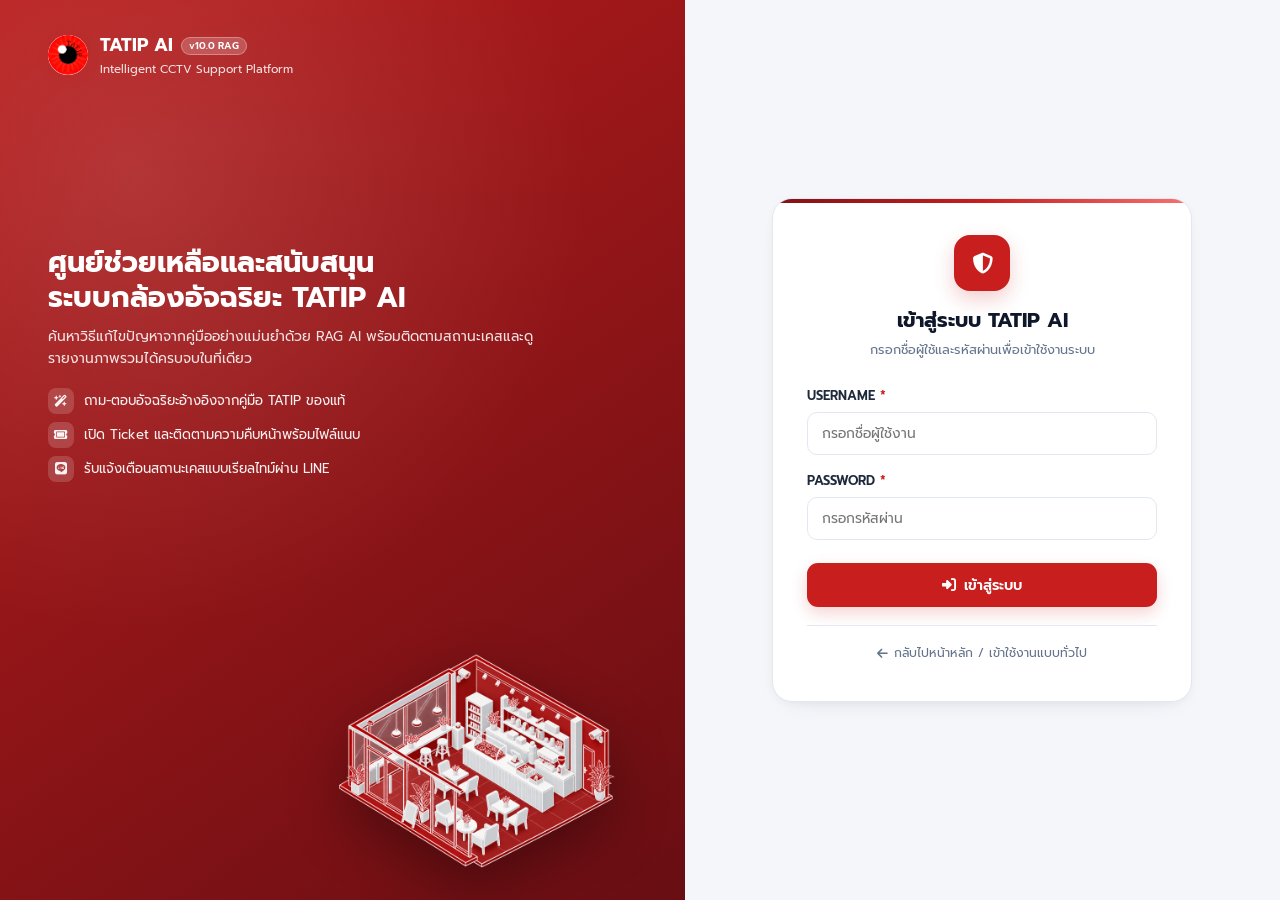
<file: customer_dashboard.html>
<!doctype html>
<html lang="th">
<head>
<meta charset="utf-8">
<meta name="viewport" content="width=device-width,initial-scale=1">
<title>ภาพรวมของฉัน · TATIP AI</title>
<link href="https://fonts.googleapis.com/css2?family=Prompt:wght@300;400;500;600;700&display=swap" rel="stylesheet">
<link rel="stylesheet" href="https://cdnjs.cloudflare.com/ajax/libs/font-awesome/6.4.0/css/all.min.css">
<link rel="stylesheet" href="./styles.css?v=20261111-desktop1">
<style>
:root{--r:#c91f27;--ink:#0f172a;--muted:#64748b;--line:#e2e8f0;--bg:#f4f6fa}
.wrap{max-width:var(--container-max);margin:0 auto;padding:24px 32px 44px}
.stat,.panel{background:#fff;border:1px solid var(--line);border-radius:16px;box-shadow:var(--shadow-card)}
.btn{padding:8px 14px;border:1px solid var(--line);border-radius:9px;background:#fff;color:var(--ink);text-decoration:none;font:600 13px 'Prompt',sans-serif;cursor:pointer;display:inline-flex;align-items:center;gap:6px}
.btn:hover{background:#f8fafc}
.btn.red{background:var(--r);border-color:var(--r);color:#fff}
.btn.red:hover{background:#a31616}
.hero{margin:0 0 18px;padding:24px 28px;border-radius:18px;background:linear-gradient(125deg,#b51c24,#7f1218);color:#fff;display:flex;justify-content:space-between;align-items:center;gap:20px;box-shadow:0 16px 36px -22px rgba(127,18,24,.55)}
.hero h1{font-size:1.55rem;margin:4px 0 4px}
.hero p{font-size:0.9rem;margin:0;color:#ffe8e8}
.branch{display:inline-flex;align-items:center;gap:6px;padding:7px 14px;border:1px solid rgba(255,255,255,.32);border-radius:99px;background:rgba(255,255,255,.16);font-size:0.84rem;font-weight:600;white-space:nowrap}
.support-info{display:grid;grid-template-columns:1fr 1fr;gap:16px;margin-bottom:18px}
.support-info-card{display:flex;align-items:center;gap:14px;padding:16px 20px;background:#fff;border:1px solid var(--line);border-radius:14px;box-shadow:var(--shadow-sm)}
.support-info-icon{width:42px;height:42px;flex:none;border-radius:12px;display:grid;place-items:center;background:#fff1f1;color:var(--r);font-size:1.05rem}
.support-info-card strong{display:block;font-size:0.9rem;color:var(--ink)}
.support-info-card span{display:block;font-size:0.84rem;color:var(--muted);margin-top:2px}
.stats{display:grid;grid-template-columns:repeat(4,minmax(0,1fr));gap:16px}
.stat{padding:18px 20px}
.stat span{font-size:0.84rem;color:var(--muted);font-weight:500}
.stat strong{display:block;margin-top:8px;font-size:1.85rem;color:var(--ink);line-height:1}
.panel{margin-top:18px;padding:22px 24px}
.head{display:flex;align-items:center;justify-content:space-between;gap:12px;flex-wrap:wrap;margin-bottom:16px}
.head h2{font-size:1.1rem;margin:0;display:flex;align-items:center;gap:8px}
.filters{display:flex;gap:10px}
.filters input,.filters select{height:38px;padding:0 12px;border:1px solid var(--line);border-radius:9px;font:13.5px 'Prompt',sans-serif;background:#fff;color:var(--ink)}
.filters input{min-width:260px}
.cases{display:grid;gap:12px}
.case{padding:16px 18px;border:1px solid var(--line);border-radius:14px;background:#fff;transition:border-color .15s,box-shadow .15s}
.case:hover{border-color:#fca5a5;box-shadow:0 6px 18px rgba(15,23,42,.05)}
.case-top{display:flex;justify-content:space-between;gap:10px;flex-wrap:wrap;align-items:center}
.case-id{font-size:0.85rem;color:var(--r);font-weight:700}
.status{margin-left:8px;padding:3px 10px;border-radius:99px;background:#eff2f6;font-size:0.75rem;font-weight:600}
.status.open{background:#fff3d7;color:#9b6808}.status.in_progress{background:#eaf2ff;color:#315caa}.status.resolved,.status.closed{background:#e7f7ed;color:#187247}
.cat-pill{margin-left:6px;padding:3px 10px;border-radius:99px;font-size:0.74rem;font-weight:600;background:#f1f5f9;color:#475569}
.case p{white-space:pre-wrap;overflow-wrap:anywhere;font-size:0.9rem;line-height:1.6;margin:10px 0}
.meta{display:flex;gap:14px;flex-wrap:wrap;font-size:0.8rem;color:var(--muted)}
details{border-top:1px solid #edf0f5;padding-top:10px;margin-top:10px}
summary{font-size:0.84rem;font-weight:600;color:#a91c23;cursor:pointer}
.files{display:flex;gap:8px;flex-wrap:wrap;margin-top:8px}
.file{padding:7px 12px;border:1px solid #f0c6c8;border-radius:9px;background:#fff7f7;color:#9f171e;font:600 12.5px 'Prompt',sans-serif;cursor:pointer}
.empty,.loading{text-align:center;padding:32px;color:var(--muted);font-size:0.9rem}
.notice{display:none;color:#9f171e;background:#fff0f0;border:1px solid #ffd0d0;padding:12px 16px;border-radius:12px;margin:14px 0}
.notice.show{display:block}
.foot{text-align:center;color:#8a96a7;font-size:0.8rem;margin-top:22px}
.modal[hidden]{display:none}
.modal{position:fixed;inset:0;padding-left:var(--side-w);z-index:2000;background:#111827a8;backdrop-filter:blur(4px);display:flex;align-items:center;justify-content:center}
.box{width:min(860px,92%);max-height:90vh;overflow:auto;background:#fff;border-radius:18px;padding:22px 24px;box-shadow:var(--shadow-modal)}
.mhead{display:flex;justify-content:space-between;align-items:center;padding-bottom:12px;border-bottom:1px solid var(--line);margin-bottom:14px}
.mhead h2{font-size:1.05rem;margin:0}
.preview{display:block;max-width:100%;max-height:74vh;margin:auto;border-radius:10px}
.case-actions{display:flex;justify-content:flex-end;margin-top:10px}
.timeline{display:grid;gap:12px;margin:14px 0}
.event{display:grid;grid-template-columns:18px 1fr;gap:12px}
.event-mark{width:12px;height:12px;margin-top:5px;border-radius:50%;background:var(--r);box-shadow:0 0 0 4px #c91f271a}
.event.customer .event-mark{background:#4776c4;box-shadow:0 0 0 4px #4776c41a}.event.system .event-mark{background:#21a16a;box-shadow:0 0 0 4px #21a16a1a}
.event-body{border:1px solid var(--line);border-radius:12px;padding:12px 14px}
.event-head{display:flex;justify-content:space-between;gap:8px;color:var(--muted);font-size:0.78rem}
.event-body p{margin:6px 0 0;font-size:0.9rem;white-space:pre-wrap;overflow-wrap:anywhere}
.case-summary{border-radius:12px;background:#f7f8fb;padding:14px;white-space:pre-wrap;overflow-wrap:anywhere;font-size:0.9rem;line-height:1.65;margin-top:8px}
.reply-form{border-top:1px solid var(--line);padding-top:14px;margin-top:16px}
.reply-form label{display:block;font-size:0.86rem;font-weight:600;margin-bottom:6px}
.reply-form textarea{width:100%;min-height:92px;resize:vertical;padding:10px 12px;border:1px solid var(--line);border-radius:10px;font:13.5px 'Prompt',sans-serif}
.reply-row{display:flex;justify-content:space-between;align-items:center;gap:10px;margin-top:10px}
.reply-hint{color:var(--muted);font-size:0.8rem}
.case-feedback{font-size:0.84rem;margin:8px 0}
.case-feedback.error{color:#a91c23}.case-feedback.success{color:#187247}
.feedback-panel{margin:16px 0;padding:16px;border:1px solid #f0d6d6;border-radius:14px;background:#fffafa}
.feedback-panel h3{font-size:0.98rem;margin:0 0 4px}.feedback-panel p{font-size:0.84rem;color:var(--muted);margin:0 0 10px}
.rating-options{display:flex;gap:6px;margin:8px 0}
.rating-star{border:0;background:#f1f3f6;color:#a8b0bc;border-radius:9px;width:40px;height:40px;font-size:21px;cursor:pointer}
.rating-star.active{background:#fff1c9;color:#e5a400}
.rating-comment{width:100%;min-height:74px;border:1px solid var(--line);border-radius:10px;padding:10px;font:13px 'Prompt',sans-serif;resize:vertical}
.feedback-thanks{padding:12px;border-radius:10px;background:#effaf3;color:#187247;font-size:0.88rem}
.feedback-panel button:disabled{opacity:.55;cursor:not-allowed}
</style>
</head>
<body>
    <!-- UNIFIED DESKTOP SIDEBAR -->
    <nav class="app-sidebar" aria-label="เมนูหลัก">
        <a href="index.html" class="sidebar-brand">
            <span class="logo-mark" aria-hidden="true"><img src="./assets/tatip-logo-source.png" alt=""></span>
            <div class="sidebar-brand-text">
                <div class="sidebar-brand-title">TATIP AI <span class="version-badge">v10.0 RAG</span></div>
                <span class="sidebar-brand-sub">ระบบสนับสนุนบริการลูกค้า</span>
            </div>
        </a>
        <div class="sidebar-nav-scroll">
            <div class="sidebar-section-label">เมนูหลัก</div>
            <a href="index.html" class="sidebar-link"><i class="fa-solid fa-house"></i><span>หน้าหลัก</span></a>
            <a href="camera_planner.html" class="sidebar-link"><i class="fa-solid fa-video"></i><span>วางแผนติดตั้งกล้อง</span></a>
            <a href="chat.html" class="sidebar-link"><i class="fa-solid fa-comments"></i><span>แชท AI</span></a>
            <a href="customer_dashboard.html" class="sidebar-link active"><i class="fa-solid fa-chart-pie"></i><span>ภาพรวมของฉัน</span></a>
            <a href="history.html" class="sidebar-link"><i class="fa-solid fa-clock-rotate-left"></i><span>ประวัติการสนทนา</span></a>
            <a href="faq.html" class="sidebar-link"><i class="fa-solid fa-circle-question"></i><span>คำถามที่พบบ่อย</span></a>
            <a href="contact.html" class="sidebar-link"><i class="fa-solid fa-headset"></i><span>ติดต่อเจ้าหน้าที่</span></a>
        </div>
        <div class="sidebar-footer">
            <button type="button" onclick="localStorage.removeItem('currentUser');location.replace('login.html');" class="btn-sidebar-logout">
                <i class="fa-solid fa-right-from-bracket"></i> ออกจากระบบ
            </button>
        </div>
    </nav>

    <header class="top-navbar">
        <div class="nav-container">
            <div class="header-context">
                <div class="header-page-title"><i class="fa-solid fa-chart-pie text-red"></i> ภาพรวมของฉัน</div>
                <span class="header-page-sub">ติดตามสถานะ Ticket, ไฟล์แนบ และเวลาให้บริการ</span>
            </div>
            <div class="header-actions">
                <button class="btn" onclick="loadDashboard()"><i class="fa-solid fa-rotate"></i> รีเฟรช</button>
                <a class="btn" href="contact.html"><i class="fa-solid fa-plus"></i> แจ้งปัญหา</a>
                <a class="btn red" href="chat.html"><i class="fa-solid fa-comments"></i> ถาม AI</a>
            </div>
        </div>
    </header>

<main class="wrap">
<section class="hero">
    <div>
        <small style="opacity:0.85;letter-spacing:0.06em;"><i class="fa-solid fa-shield-heart"></i> CUSTOMER DASHBOARD</small>
        <h1>ดูแลเรื่องของคุณได้ในหน้าเดียว</h1>
        <p>ติดตามเคสที่แจ้งไว้ ดูสถานะล่าสุด และเปิดไฟล์แนบของบัญชีนี้</p>
    </div>
    <span id="branch" class="branch"><i class="fa-solid fa-store"></i> กำลังโหลดข้อมูลสาขา…</span>
</section>
<section class="support-info" aria-label="ข้อมูลการให้บริการ"><div class="support-info-card"><span class="support-info-icon"><i class="fa-regular fa-clock"></i></span><div><strong>เวลาทำการเจ้าหน้าที่</strong><span id="supportBusinessHours">กำลังโหลดข้อมูล…</span></div></div><div class="support-info-card"><span class="support-info-icon"><i class="fa-solid fa-hourglass-half"></i></span><div><strong>เวลาตอบกลับโดยประมาณ</strong><span id="supportResponseTime">กำลังโหลดข้อมูล…</span></div></div></section>
<div id="notice" class="notice"></div>
<section class="stats"><article class="stat"><span>เคสทั้งหมด</span><strong id="total">—</strong></article><article class="stat"><span>รอดำเนินการ</span><strong id="open">—</strong></article><article class="stat"><span>กำลังดำเนินการ</span><strong id="progress">—</strong></article><article class="stat"><span>แก้ไขแล้ว</span><strong id="resolved">—</strong></article></section>
<section class="panel"><div class="head"><h2><i class="fa-solid fa-list-check" style="color:var(--r)"></i> เคสของฉัน</h2><div class="filters"><input id="search" placeholder="ค้นหารหัส หมวด หรือรายละเอียด" oninput="renderCases()"><select id="categoryFilter" onchange="renderCases()" aria-label="กรองตามประเภทปัญหา"><option value="">ทุกประเภทปัญหา</option><option value="กล้อง / CCTV">กล้อง / CCTV</option><option value="การตี ROI / พื้นที่วิเคราะห์">การตี ROI / พื้นที่วิเคราะห์</option><option value="การเข้าสู่ระบบ / บัญชีผู้ใช้">การเข้าสู่ระบบ / บัญชีผู้ใช้</option><option value="Dashboard และรายงาน">Dashboard และรายงาน</option><option value="การแจ้งเตือน (LINE / ระบบ)">การแจ้งเตือน (LINE / ระบบ)</option><option value="เครือข่าย / อินเทอร์เน็ต">เครือข่าย / อินเทอร์เน็ต</option><option value="แชท AI / คู่มือระบบ">แชท AI / คู่มือระบบ</option><option value="เรื่องที่ไม่เกี่ยวข้อง">เรื่องที่ไม่เกี่ยวข้อง</option></select><select id="filter" onchange="renderCases()"><option value="">ทุกสถานะ</option><option value="open">รอดำเนินการ</option><option value="in_progress">กำลังดำเนินการ</option><option value="resolved">แก้ไขแล้ว</option><option value="closed">ปิดเคส</option></select></div></div><div id="cases" class="cases"><div class="loading">กำลังโหลดเคส…</div></div></section>
<div class="foot">แสดงเฉพาะเคสที่ผูกกับบัญชีและองค์กรของคุณ · กดรีเฟรชเพื่อตรวจข้อมูลล่าสุด</div></main>
<div id="modal" class="modal" hidden onclick="if(event.target===this)closeFile()"><div class="box"><div class="mhead"><h2 id="modalTitle"></h2><button class="btn" onclick="closeFile()">ปิด</button></div><div id="preview" class="loading">กำลังเปิดไฟล์…</div></div></div>
<div id="caseModal" class="modal" hidden onclick="if(event.target===this)closeCase()"><div class="box"><div class="mhead"><h2 id="caseModalTitle">ติดตามเคส</h2><button class="btn" onclick="closeCase()">ปิด</button></div><div id="caseDetail" class="loading">กำลังโหลดรายละเอียด…</div><section id="feedbackSection" class="feedback-panel" hidden><h3><i class="fa-solid fa-star" style="color:#e5a400"></i> ประเมินการช่วยเหลือ</h3><p>เคสนี้ดำเนินการเสร็จแล้ว ช่วยให้คะแนนการดูแลของเรา</p><div id="ratingForm"><div class="rating-options" role="group" aria-label="คะแนน 1 ถึง 5 ดาว"><button class="rating-star" type="button" aria-label="1 ดาว" onclick="setRating(1)">★</button><button class="rating-star" type="button" aria-label="2 ดาว" onclick="setRating(2)">★</button><button class="rating-star" type="button" aria-label="3 ดาว" onclick="setRating(3)">★</button><button class="rating-star" type="button" aria-label="4 ดาว" onclick="setRating(4)">★</button><button class="rating-star" type="button" aria-label="5 ดาว" onclick="setRating(5)">★</button></div><div id="ratingLabel" class="reply-hint">เลือกคะแนน 1–5 ดาว</div><textarea id="feedbackComment" class="rating-comment" maxlength="1000" placeholder="ข้อเสนอแนะเพิ่มเติม (ไม่บังคับ)"></textarea><div id="feedbackMessage" class="case-feedback" aria-live="polite"></div><div class="reply-row"><span class="reply-hint">ส่งได้ครั้งเดียวต่อเคส</span><button id="feedbackSubmit" class="btn red" type="button" onclick="submitFeedback()"><i class="fa-solid fa-star"></i> ส่งคะแนน</button></div></div><div id="feedbackThanks" class="feedback-thanks" hidden></div></section>
<form id="replyForm" class="reply-form" onsubmit="sendReply(event)"><label for="replyMessage">ส่งข้อมูลเพิ่มเติมให้เจ้าหน้าที่</label><textarea id="replyMessage" maxlength="3000" placeholder="พิมพ์ข้อความหรือรายละเอียดเพิ่มเติม…"></textarea><div id="caseFeedback" class="case-feedback" aria-live="polite"></div><div class="reply-row"><span class="reply-hint">ข้อความนี้จะแสดงในประวัติเคสของคุณ</span><button id="replyButton" class="btn red" type="submit"><i class="fa-solid fa-paper-plane"></i> ส่งข้อความ</button></div></form></div></div>
<script>
const API='https://tatip-backend-417035159214.us-central1.run.app';let user={},items=[],fileUrl='',selectedRating=0;
function esc(v){return String(v??'').replace(/[&<>"']/g,c=>({'&':'&amp;','<':'&lt;','>':'&gt;','"':'&quot;',"'":'&#39;'}[c]));}
function date(v){if(!v)return 'ไม่ระบุเวลา';const d=new Date(v);return isNaN(d)?'ไม่ระบุเวลา':d.toLocaleString('th-TH',{dateStyle:'medium',timeStyle:'short'});}
function statusLabel(s){return ({open:'รอดำเนินการ',in_progress:'กำลังดำเนินการ',resolved:'แก้ไขแล้ว',closed:'ปิดเคส'})[s]||'รอดำเนินการ';}
function resolveCategory(x){const raw=String((x&&x.category)||'').trim();const lower=raw.toLowerCase();const legacyMap={'บัญชีผู้ใช้':'การเข้าสู่ระบบ / บัญชีผู้ใช้','การแจ้งเตือน':'การแจ้งเตือน (LINE / ระบบ)','dashboard':'Dashboard และรายงาน','เครือข่าย':'เครือข่าย / อินเทอร์เน็ต'};const ignored=new Set(['','auto','all','อื่น ๆ','อื่นๆ','other','others','ทั่วไป','general','ไม่ระบุ']);if(raw&&!ignored.has(lower))return legacyMap[lower]||raw;const t=String((x&&x.issue)||'').toLowerCase();if(/(?:^|[^a-z])roi(?:$|[^a-z])|ตี\s*roi|ตีกรอบ|วาดกรอบ|ขีดเส้น|กำหนดจุด|กำหนดพื้นที่|พื้นที่วิเคราะห์|พื้นที่ตรวจจับ|polygon|โซนตรวจจับ|เขตพื้นที่|นับคนเข้าออก|(?:^|[^a-z])zone(?:$|[^a-z])/.test(t))return 'การตี ROI / พื้นที่วิเคราะห์';if(/แจ้งเตือน|แจ้งเหตุ|ส่งข้อความเข้าไลน์|ทางไลน์|ผ่านไลน์|เข้าไลน์|บัญชีไลน์|เชื่อม\s*line|เชื่อมบัญชี\s*line|ไลน์\s*oa|(?:^|[^ฟน])ไลน์|(?:^|[^a-z])(?:line|notification|notify|alert|push)(?:$|[^a-z])/.test(t))return 'การแจ้งเตือน (LINE / ระบบ)';if(/เข้าสู่ระบบ|เข้าระบบ|ล็อกอิน|ล็อคอิน|เข้าใช้งานไม่ได้|เข้าไม่ได้|(?:^|[^a-z])(?:login|logout|password|username|account|session|token)(?:$|[^a-z])|ออกจากระบบ|รหัสผ่าน|ลืมรหัส|เปลี่ยนรหัส|บัญชี|สร้างบัญชี|เพิ่มผู้ใช้|เปิดสิทธิ์|สิทธิ์|เซสชัน|(?:^|[^\d])(?:401|403)(?:$|[^\d])|ไม่พบผู้ใช้/.test(t))return 'การเข้าสู่ระบบ / บัญชีผู้ใช้';if(/(?:^|[^a-z])(?:dashboard|heatmap)(?:$|[^a-z])|แดชบอร์ด|ฮีทแมพ|รายงาน|สถิติ|กราฟ|สรุปผล|สรุปยอด|ตัวเลขไม่ขึ้น/.test(t))return 'Dashboard และรายงาน';if(/(?:^|[^a-z])(?:internet|network|wifi|wi-fi|bandwidth|firewall|lan|poe)(?:$|[^a-z])|อินเทอร์เน็ต|เครือข่าย|พอร์ต\s*554|เน็ตหลุด|สัญญาณหลุด|เชื่อมต่อไม่ได้|หลุดบ่อย|เน็ต/.test(t))return 'เครือข่าย / อินเทอร์เน็ต';if(/กล้อง|(?:^|[^a-z])(?:cctv|camera|cam\d*|ip\s*address|rtsp|ptz|nvr|dvr|onvif|offline|black\s*screen)(?:$|[^a-z])|ภาพดับ|จอดำ|จอมืด|ไม่มีภาพ|ภาพไม่ขึ้น|ภาพค้าง|ภาพมัว|ดูภาพ|ดูย้อนหลัง|ออฟไลน์|ออนไลน์|เลนส์|ติดกล้อง|ติดตั้งกล้อง|วางกล้อง|จุดติดกล้อง|มุมกล้อง|ไมโครโฟน|ไมค์|เสียง/.test(t))return 'กล้อง / CCTV';if(/แชท|(?:^|[^a-z])(?:chat|rag|tatip\s*ai|bot)(?:$|[^a-z])|คู่มือ|ถาม\s*ai|บอท|ตอบผิด|ไม่ตอบ|ประวัติการสนทนา/.test(t))return 'แชท AI / คู่มือระบบ';return 'เรื่องที่ไม่เกี่ยวข้อง';}
async function loadDashboard(){const n=document.getElementById('notice');n.classList.remove('show');try{const r=await fetch(API+'/api/customer/dashboard/summary',{headers:{Authorization:'Bearer '+user.access_token}});const d=await r.json().catch(()=>({}));if(r.status===401){localStorage.removeItem('currentUser');location.replace('login.html');return;}if(!r.ok)throw Error(d.detail||'โหลดข้อมูลไม่สำเร็จ');const s=d.summary||{},p=d.profile||{},support=d.support_info||{};document.getElementById('supportBusinessHours').textContent=support.business_hours||'ยังไม่ได้ระบุ';document.getElementById('supportResponseTime').textContent=support.response_time||'ยังไม่ได้ระบุ';document.getElementById('branch').textContent=p.branch||p.tenant_name||'บัญชีของฉัน';document.getElementById('total').textContent=s.total??0;document.getElementById('open').textContent=s.open??0;document.getElementById('progress').textContent=s.in_progress??0;document.getElementById('resolved').textContent=s.resolved??0;items=d.recent_cases||[];renderCases();}catch(e){n.textContent=e.message||'เชื่อมต่อระบบไม่สำเร็จ';n.classList.add('show');document.getElementById('cases').innerHTML='<div class="empty">โหลดข้อมูลไม่สำเร็จ กรุณากดรีเฟรช</div>';}}
function renderCases(){const q=(document.getElementById('search').value||'').trim().toLocaleLowerCase('th'),st=document.getElementById('filter').value,catFilter=document.getElementById('categoryFilter')?.value||'';const list=items.filter(x=>{const cat=resolveCategory(x);return (!st||x.status===st)&&(!catFilter||cat===catFilter)&&(!q||String(x.case_id+' '+cat+' '+x.issue+' '+x.camera_name).toLocaleLowerCase('th').includes(q));});const root=document.getElementById('cases');if(!list.length){root.innerHTML='<div class="empty"><i class="fa-regular fa-folder-open"></i><strong>ยังไม่พบเคส</strong><br>เคสที่แจ้งไว้จะแสดงที่นี่</div>';return;}root.innerHTML=list.map(x=>{const cat=resolveCategory(x);const files=(x.attachments||[]).map((f,i)=>'<button class="file" data-case="'+esc(x.case_id)+'" data-id="'+esc(f.attachment_id)+'" data-name="'+esc(f.file_name)+'" data-type="'+esc(f.content_type)+'">เปิดไฟล์ '+(i+1)+'</button>').join('');return '<article class="case"><div class="case-top"><div><span class="case-id">'+esc(x.case_id)+'</span><span class="status '+esc(x.status)+'">'+esc(statusLabel(x.status))+'</span><span class="cat-pill">'+esc(cat)+'</span></div><small class="meta">'+esc(date(x.updated_at||x.created_at))+'</small></div><p>'+esc(x.issue||'ไม่มีรายละเอียด')+'</p><div class="meta">'+(x.camera_name&&x.camera_name!=='N/A'?'<span><i class="fa-solid fa-video"></i> '+esc(x.camera_name)+'</span>':'')+'<span>เปิดเมื่อ '+esc(date(x.created_at))+'</span></div>'+(files?'<details><summary>ไฟล์แนบ ('+(x.attachments||[]).length+')</summary><div class="files">'+files+'</div></details>':'')+'<div class="case-actions"><button class="btn case-detail-btn" data-case="'+esc(x.case_id)+'"><i class="fa-solid fa-clock-rotate-left"></i> ติดตามเคส / ส่งข้อความ</button></div></article>';}).join('');root.querySelectorAll('.file').forEach(b=>b.addEventListener('click',()=>openFile(b.dataset.case,b.dataset.id,b.dataset.name,b.dataset.type)));root.querySelectorAll('.case-detail-btn').forEach(b=>b.addEventListener('click',()=>openCase(b.dataset.case)));}
let currentCaseId='';
async function openCase(caseId){currentCaseId=caseId;const modal=document.getElementById('caseModal'),detail=document.getElementById('caseDetail'),form=document.getElementById('replyForm'),feedback=document.getElementById('caseFeedback');modal.hidden=false;detail.className='loading';detail.textContent='กำลังโหลดรายละเอียด…';form.hidden=false;feedback.textContent='';feedback.className='case-feedback';document.getElementById('replyMessage').value='';try{const r=await fetch(API+'/api/customer/support-cases/'+encodeURIComponent(caseId),{headers:{Authorization:'Bearer '+user.access_token}});const d=await r.json().catch(()=>({}));if(r.status===401){localStorage.removeItem('currentUser');location.replace('login.html');return;}if(!r.ok)throw Error(d.detail||'โหลดรายละเอียดเคสไม่สำเร็จ');const x=d.case||{},events=d.events||[];const feedbackSection=document.getElementById('feedbackSection'),ratingForm=document.getElementById('ratingForm'),feedbackThanks=document.getElementById('feedbackThanks');feedbackSection.hidden=!['resolved','closed'].includes(x.status);document.getElementById('feedbackMessage').textContent='';if(feedbackSection.hidden){ratingForm.hidden=false;feedbackThanks.hidden=true;}else if(x.feedback){ratingForm.hidden=true;feedbackThanks.hidden=false;feedbackThanks.innerHTML='ขอบคุณสำหรับคะแนน <strong>'+esc(x.feedback.rating)+'/5 ดาว</strong>'+(x.feedback.comment?'<br>'+esc(x.feedback.comment):'');}else{ratingForm.hidden=false;feedbackThanks.hidden=true;selectedRating=0;document.getElementById('feedbackComment').value='';document.querySelectorAll('.rating-star').forEach(b=>b.classList.remove('active'));document.getElementById('ratingLabel').textContent='เลือกคะแนน 1–5 ดาว';}document.getElementById('caseModalTitle').textContent='เคส '+(x.case_id||caseId);detail.className='';detail.innerHTML='<div class="case-top"><div><strong>'+esc(statusLabel(x.status))+'</strong><span class="cat-pill">'+esc(resolveCategory(x))+'</span></div><span class="case-id">'+esc(x.priority||'P2')+'</span></div><p class="case-summary">'+esc(x.issue||'ไม่มีรายละเอียด')+'</p><div class="meta" style="margin-top:8px"><span>แจ้งเมื่อ '+esc(date(x.created_at))+'</span>'+(x.camera_name?'<span>กล้อง: '+esc(x.camera_name)+'</span>':'')+'</div><h3 style="font-size:14px;margin:16px 0 8px">ความคืบหน้า</h3><div class="timeline">'+events.map(ev=>{const sender=ev.sender==='customer'?'คุณ':ev.sender==='system'?'ระบบ':'เจ้าหน้าที่';const cls=ev.sender==='customer'?'customer':ev.sender==='system'?'system':'support';return '<div class="event '+cls+'"><span class="event-mark"></span><div class="event-body"><div class="event-head"><strong>'+sender+'</strong><time>'+esc(date(ev.created_at))+'</time></div><p>'+esc(ev.message||statusLabel(ev.status))+'</p></div></div>';}).join('')+'</div>';const closed=x.status==='closed';document.getElementById('replyMessage').disabled=closed;document.getElementById('replyButton').disabled=closed;document.getElementById('replyButton').style.opacity=closed?'.55':'1';if(closed){feedback.textContent='เคสปิดแล้ว หากยังต้องการความช่วยเหลือ กรุณาเปิดเคสใหม่';feedback.className='case-feedback';}}catch(e){detail.className='loading';detail.textContent=e.message||'โหลดรายละเอียดเคสไม่สำเร็จ';}}
async function sendReply(event){event.preventDefault();const field=document.getElementById('replyMessage'),button=document.getElementById('replyButton'),feedback=document.getElementById('caseFeedback'),message=field.value.trim();if(!currentCaseId||!message)return;button.disabled=true;feedback.textContent='กำลังส่งข้อความ…';feedback.className='case-feedback';try{const r=await fetch(API+'/api/customer/support-cases/'+encodeURIComponent(currentCaseId)+'/replies',{method:'POST',headers:{Authorization:'Bearer '+user.access_token,'Content-Type':'application/json'},body:JSON.stringify({message})});const d=await r.json().catch(()=>({}));if(r.status===401){localStorage.removeItem('currentUser');location.replace('login.html');return;}if(!r.ok)throw Error(d.detail||'ส่งข้อความไม่สำเร็จ');field.value='';feedback.textContent='ส่งข้อความให้เจ้าหน้าที่แล้ว';feedback.className='case-feedback success';await openCase(currentCaseId);}catch(e){feedback.textContent=e.message||'ส่งข้อความไม่สำเร็จ';feedback.className='case-feedback error';}finally{button.disabled=false;}}
function closeCase(){document.getElementById('caseModal').hidden=true;currentCaseId='';}
function setRating(value){selectedRating=value;document.querySelectorAll('.rating-star').forEach((button,index)=>button.classList.toggle('active',index<value));document.getElementById('ratingLabel').textContent='เลือก '+value+' จาก 5 ดาว';document.getElementById('feedbackMessage').textContent='';}
async function submitFeedback(){const button=document.getElementById('feedbackSubmit'),message=document.getElementById('feedbackMessage');if(!currentCaseId)return;if(!selectedRating){message.textContent='กรุณาเลือกคะแนน 1–5 ดาว';message.className='case-feedback error';return;}button.disabled=true;message.textContent='กำลังส่งคะแนน…';message.className='case-feedback';try{const r=await fetch(API+'/api/customer/support-cases/'+encodeURIComponent(currentCaseId)+'/feedback',{method:'POST',headers:{Authorization:'Bearer '+user.access_token,'Content-Type':'application/json'},body:JSON.stringify({rating:selectedRating,comment:document.getElementById('feedbackComment').value.trim()})});const d=await r.json().catch(()=>({}));if(r.status===401){localStorage.removeItem('currentUser');location.replace('login.html');return;}if(!r.ok)throw Error(d.detail||'ส่งคะแนนไม่สำเร็จ');await openCase(currentCaseId);}catch(e){message.textContent=e.message||'ส่งคะแนนไม่สำเร็จ';message.className='case-feedback error';}finally{button.disabled=false;}}
async function openFile(caseId,id,name,type){const m=document.getElementById('modal'),p=document.getElementById('preview');document.getElementById('modalTitle').textContent=name;p.className='loading';p.textContent='กำลังเปิดไฟล์…';m.hidden=false;try{const r=await fetch(API+'/api/customer/support-cases/'+encodeURIComponent(caseId)+'/attachments/'+encodeURIComponent(id),{headers:{Authorization:'Bearer '+user.access_token}});if(!r.ok){const d=await r.json().catch(()=>({}));throw Error(d.detail||'เปิดไฟล์ไม่สำเร็จ');}const b=await r.blob();if(fileUrl)URL.revokeObjectURL(fileUrl);fileUrl=URL.createObjectURL(b);p.className='';p.innerHTML=type.startsWith('video/')?'<video class="preview" src="'+fileUrl+'" controls playsinline></video>':'<img class="preview" src="'+fileUrl+'" alt="'+esc(name)+'">';}catch(e){p.className='loading';p.textContent=e.message||'เปิดไฟล์ไม่สำเร็จ';}}
function closeFile(){document.getElementById('modal').hidden=true;if(fileUrl){URL.revokeObjectURL(fileUrl);fileUrl='';}document.getElementById('preview').innerHTML='';}
try{user=JSON.parse(localStorage.getItem('currentUser')||'{}');if(!user.access_token)location.replace('login.html');else loadDashboard();}catch(e){location.replace('login.html');}document.addEventListener('keydown',e=>{if(e.key==='Escape'){closeFile();closeCase();}});
</script></body></html>
</file>
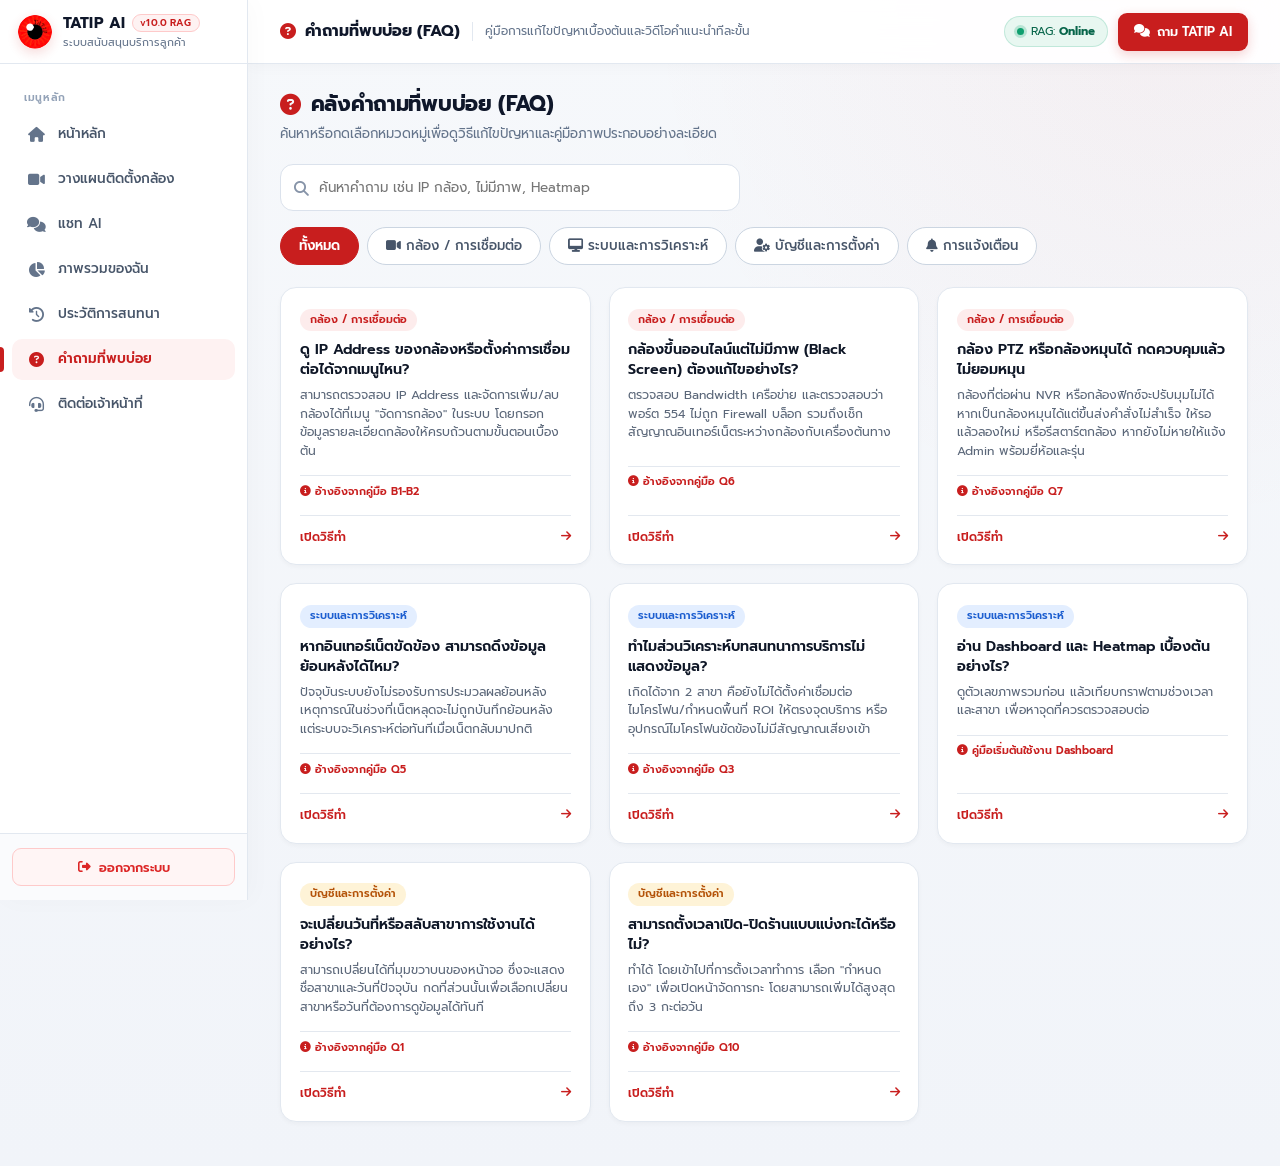
<file: faq.html>
<!DOCTYPE html>
<html lang="th">
<head>
    <meta charset="UTF-8">
    <meta name="viewport" content="width=device-width, initial-scale=1.0">
    <title>คำถามที่พบบ่อย - TATIP AI</title>
    <link href="https://fonts.googleapis.com/css2?family=Prompt:wght@300;400;500;600;700&display=swap" rel="stylesheet">
    <link rel="stylesheet" href="https://cdnjs.cloudflare.com/ajax/libs/font-awesome/6.4.0/css/all.min.css">
    <link rel="stylesheet" href="./styles.css?v=20261111-desktop1">
    <style>
        /* สไตล์ปุ่มแท็บ */
        .chip-btn {
            cursor: pointer;
            padding: 8px 18px;
            border-radius: 20px;
            border: 1px solid #cbd5e1;
            background: #fff;
            color: #475569;
            font-family: 'Prompt', sans-serif;
            font-size: 0.88rem;
            font-weight: 500;
            transition: all 0.2s;
        }
        .chip-btn.active {
            background: #c81e1e !important;
            color: #ffffff !important;
            border-color: #c81e1e !important;
            font-weight: 600;
        }
        .chip-btn:hover {
            background: #fff4f4;
        }

        /* การ์ด FAQ */
        .faq-card {
            background: #ffffff;
            border: 1px solid #e2e8f0;
            border-radius: 16px;
            padding: 1.25rem;
            display: flex;
            flex-direction: column;
            justify-content: space-between;
            box-shadow: 0 2px 4px rgba(0,0,0,0.03);
            transition: transform 0.2s ease, box-shadow 0.2s ease;
        }
        .faq-card:hover {
            transform: translateY(-2px);
            box-shadow: 0 6px 12px rgba(0,0,0,0.06);
        }
        .faq-empty-state { margin: 1.5rem 0; padding: 2.5rem 1rem; border: 1px dashed #e6bcbc; border-radius: 18px; background: linear-gradient(135deg,#fff,#fff8f8); text-align: center; }
        .faq-empty-state[hidden] { display: none; }
        .faq-empty-icon { width: 54px; height: 54px; margin: 0 auto .8rem; border-radius: 16px; display: grid; place-items: center; background: #fdecec; color: #c81e1e; font-size: 1.25rem; }
        .faq-empty-state h3 { margin: 0 0 .25rem; color: #182235; font-size: 1.05rem; }
        .faq-empty-state p { margin: 0 0 1rem; color: #64748b; font-size: .88rem; }
        .faq-empty-action { display: inline-flex; align-items: center; justify-content: center; padding: .65rem 1.1rem; border-radius: 12px; background: #c81e1e; color: #fff; text-decoration: none; font-weight: 600; }
        .faq-empty-action:hover { background: #a31616; }

    
        .faq-card{cursor:pointer;position:relative;min-height:205px}
        .faq-card:focus-visible{outline:3px solid #f2a3a3;outline-offset:3px}
        .faq-card .open-guide{display:flex;justify-content:space-between;align-items:center;margin-top:1rem;padding-top:.75rem;border-top:1px solid #e3e8ef;color:#c81e1e;font-size:.78rem;font-weight:600}
        .faq-card:hover .open-guide i{transform:translateX(3px)}
        .open-guide i{transition:transform .18s}
        .article-dialog{position:fixed;inset:50% auto auto 50%;transform:translate(-50%,-50%);margin:0;border:0;border-radius:20px;padding:0;width:min(920px,calc(100% - 24px));max-height:min(90vh,900px);box-shadow:0 22px 70px #0f172a40;color:#172033}
        .article-dialog::backdrop{background:#111827a8;backdrop-filter:blur(3px)}
        .article-head{position:sticky;top:0;z-index:2;display:flex;justify-content:space-between;gap:1rem;align-items:flex-start;padding:1.1rem 1.3rem;background:#fff;border-bottom:1px solid #e8edf3}
        .article-head h2{font-size:1.12rem;line-height:1.5;margin:0}
        .article-head .article-category{display:block;color:#c81e1e;font-size:.75rem;font-weight:600;margin-bottom:.25rem}
        .article-close{flex:none;border:0;background:#f3f4f6;border-radius:10px;width:38px;height:38px;color:#334155;cursor:pointer;font-size:1rem}
        .article-body{padding:1.25rem 1.4rem 1.5rem;overflow:auto}
        .article-intro{color:#526176;line-height:1.8;margin:0 0 1rem}
        .infographic-wrap{overflow-x:auto;border:1px solid #e5eaf1;border-radius:16px;background:linear-gradient(135deg,#fff,#fff8f8);padding:.65rem;margin:1rem 0}
        .infographic-wrap svg{display:block;width:100%;height:auto;min-width:650px}
        .article-steps{display:grid;gap:.65rem;list-style:none;padding:0;margin:1rem 0}
        .article-steps li{display:grid;grid-template-columns:30px 1fr;gap:.7rem;align-items:start;padding:.7rem .8rem;border:1px solid #edf0f5;border-radius:12px;background:#fff;line-height:1.65}
        .step-no{width:28px;height:28px;border-radius:9px;background:#fdecec;color:#c81e1e;display:grid;place-items:center;font-weight:700}
        .article-tip{padding:.8rem 1rem;border-left:4px solid #e3a72f;background:#fff8e8;border-radius:8px;color:#70551a;line-height:1.65;font-size:.88rem}
        .article-actions{display:flex;justify-content:flex-end;gap:.6rem;flex-wrap:wrap;margin-top:1rem}
        .article-ask{display:inline-flex;align-items:center;gap:.5rem;padding:.7rem 1rem;border-radius:11px;background:#c81e1e;color:#fff;text-decoration:none;font-weight:600}
        .article-contact{display:inline-flex;align-items:center;justify-content:center;gap:.5rem;padding:.7rem 1rem;border:1px solid #efb7b9;border-radius:11px;background:#fff8f8;color:#b91c24;text-decoration:none;font-weight:600}
        .article-contact:hover{background:#fdecec}
        .article-video{margin:1rem 0;padding:1rem;border:1px solid #e5eaf1;border-radius:16px;background:#fbfcfe}
        .article-video h3{margin:0 0 .65rem;color:#172033;font-size:1rem}
        .article-video video{display:block;width:100%;max-height:420px;aspect-ratio:16/9;object-fit:contain;border-radius:12px;background:#111827}
        @media(max-width:600px){.article-actions{flex-direction:column}.article-ask,.article-contact{justify-content:center}}
        .article-disclaimer{color:#7b8798;font-size:.77rem;margin:.6rem 0 0}
        @media(max-width:600px){.article-head{padding:.9rem 1rem}.article-body{padding:1rem}.article-head h2{font-size:1rem}.faq-card{min-height:0}}

            .faq-search{display:flex;align-items:center;gap:.85rem;margin:0 0 1.1rem}
        .faq-search-box{position:relative;flex:1;max-width:620px}
        .faq-search-box i{position:absolute;left:14px;top:50%;transform:translateY(-50%);color:#8794a8}
        .faq-search-box input{width:100%;padding:.8rem .9rem .8rem 2.55rem;border:1px solid #dbe2ec;border-radius:13px;background:#fff;font:400 .9rem 'Prompt',sans-serif;color:#172033;outline:none}
        .faq-search-box input:focus{border-color:#d75b60;box-shadow:0 0 0 3px #c81e1e18}
        .faq-count{white-space:nowrap;color:#718096;font-size:.8rem}
        @media(max-width:580px){.faq-search{align-items:stretch;flex-direction:column;gap:.35rem}.faq-search-box{max-width:none}.faq-count{padding-left:.2rem}}
    </style>
</head>
<body>
    <!-- UNIFIED DESKTOP SIDEBAR -->
    <nav class="app-sidebar" aria-label="เมนูหลัก">
        <a href="index.html" class="sidebar-brand">
            <span class="logo-mark" aria-hidden="true"><img src="./assets/tatip-logo-source.png" alt=""></span>
            <div class="sidebar-brand-text">
                <div class="sidebar-brand-title">TATIP AI <span class="version-badge">v10.0 RAG</span></div>
                <span class="sidebar-brand-sub">ระบบสนับสนุนบริการลูกค้า</span>
            </div>
        </a>
        <div class="sidebar-nav-scroll">
            <div class="sidebar-section-label">เมนูหลัก</div>
            <a href="index.html" class="sidebar-link"><i class="fa-solid fa-house"></i><span>หน้าหลัก</span></a>
            <a href="camera_planner.html" class="sidebar-link"><i class="fa-solid fa-video"></i><span>วางแผนติดตั้งกล้อง</span></a>
            <a href="chat.html" class="sidebar-link"><i class="fa-solid fa-comments"></i><span>แชท AI</span></a>
            <a href="customer_dashboard.html" class="sidebar-link"><i class="fa-solid fa-chart-pie"></i><span>ภาพรวมของฉัน</span></a>
            <a href="history.html" class="sidebar-link"><i class="fa-solid fa-clock-rotate-left"></i><span>ประวัติการสนทนา</span></a>
            <a href="faq.html" class="sidebar-link active"><i class="fa-solid fa-circle-question"></i><span>คำถามที่พบบ่อย</span></a>
            <a href="contact.html" class="sidebar-link"><i class="fa-solid fa-headset"></i><span>ติดต่อเจ้าหน้าที่</span></a>
        </div>
        <div class="sidebar-footer">
            <button type="button" onclick="window.logoutUser ? window.logoutUser() : (localStorage.removeItem('currentUser'), location.replace('login.html'))" class="btn-sidebar-logout">
                <i class="fa-solid fa-right-from-bracket"></i> ออกจากระบบ
            </button>
        </div>
    </nav>

    <header class="top-navbar">
        <div class="nav-container">
            <div class="header-context">
                <div class="header-page-title"><i class="fa-solid fa-circle-question text-red"></i> คำถามที่พบบ่อย (FAQ)</div>
                <span class="header-page-sub">คู่มือการแก้ไขปัญหาเบื้องต้นและวิดีโอคำแนะนำทีละขั้น</span>
            </div>
            <div class="header-actions">
                <div class="status-online-pill"><span class="dot"></span><span>RAG: <strong>Online</strong></span></div>
                <a href="chat.html" class="btn-saas btn-saas-primary"><i class="fa-solid fa-comments"></i> ถาม TATIP AI</a>
            </div>
        </div>
    </header>

    <main class="main-content">
        <div class="page-title-box">
            <div>
                <h2><i class="fa-solid fa-circle-question text-red"></i> คลังคำถามที่พบบ่อย (FAQ)</h2>
                <p>ค้นหาหรือกดเลือกหมวดหมู่เพื่อดูวิธีแก้ไขปัญหาและคู่มือภาพประกอบอย่างละเอียด</p>
            </div>
            <span class="faq-count" id="faqCount" aria-live="polite" style="font-weight:600;"></span>
        </div>

        <div style="display:flex;align-items:center;justify-content:space-between;gap:16px;flex-wrap:wrap;margin-bottom:22px;">
            <div class="faq-search" style="margin:0;flex:1;min-width:280px;max-width:460px;">
                <label class="faq-search-box" style="max-width:100%;"><i class="fa-solid fa-magnifying-glass" aria-hidden="true"></i>
                    <input id="faqSearch" type="search" placeholder="ค้นหาคำถาม เช่น IP กล้อง, ไม่มีภาพ, Heatmap" autocomplete="off" aria-label="ค้นหาบทความ FAQ">
                </label>
            </div>

            <!-- แท็บกดเปลี่ยนหมวดหมู่ -->
            <div style="display: flex; gap: 8px; flex-wrap: wrap;">
                <button class="chip-btn active" data-tab="all" onclick="switchFaqTab('all', this)">ทั้งหมด</button>
                <button class="chip-btn" data-tab="camera" onclick="switchFaqTab('camera', this)"><i class="fa-solid fa-video"></i> กล้อง / การเชื่อมต่อ</button>
                <button class="chip-btn" data-tab="system" onclick="switchFaqTab('system', this)"><i class="fa-solid fa-desktop"></i> ระบบและการวิเคราะห์</button>
                <button class="chip-btn" data-tab="account" onclick="switchFaqTab('account', this)"><i class="fa-solid fa-user-gear"></i> บัญชีและการตั้งค่า</button>
                <button class="chip-btn" data-tab="alerts" onclick="switchFaqTab('alerts', this)"><i class="fa-solid fa-bell"></i> การแจ้งเตือน</button>
            </div>
        </div>

        <!-- รายการการ์ดคำถาม -->
        <div id="faqGridContainer" style="display: grid; grid-template-columns: repeat(3, minmax(0, 1fr)); gap: 18px;">
            
            <!-- การ์ดที่ 1: กล้อง -->
            <div class="faq-card" data-cat="camera" data-guide="camera-ip">
                <div>
                    <span style="display: inline-block; margin-bottom: 0.6rem; background: #fdecec; color: #c81e1e; padding: 3px 10px; border-radius: 99px; font-size: 0.72rem; font-weight: 600;">กล้อง / การเชื่อมต่อ</span>
                    <h4 style="font-size: 0.95rem; font-weight: 600; margin-bottom: 0.4rem; color: #0e1626; line-height: 1.4;">ดู IP Address ของกล้องหรือตั้งค่าการเชื่อมต่อได้จากเมนูไหน?</h4>
                    <p style="font-size: 0.82rem; color: #5b6779; line-height: 1.5;">สามารถตรวจสอบ IP Address และจัดการเพิ่ม/ลบกล้องได้ที่เมนู "จัดการกล้อง" ในระบบ โดยกรอกข้อมูลรายละเอียดกล้องให้ครบถ้วนตามขั้นตอนเบื้องต้น</p>
                </div>
                <div style="margin-top: 1rem; padding-top: 0.5rem; border-top: 1px solid #e3e8ef; font-size: 0.72rem; color: #c81e1e; font-weight: 600;">
                    <i class="fa-solid fa-circle-info"></i> อ้างอิงจากคู่มือ B1-B2
                </div>
            </div>

            <!-- การ์ดที่ 2: กล้อง -->
            <div class="faq-card" data-cat="camera" data-guide="camera-no-image">
                <div>
                    <span style="display: inline-block; margin-bottom: 0.6rem; background: #fdecec; color: #c81e1e; padding: 3px 10px; border-radius: 99px; font-size: 0.72rem; font-weight: 600;">กล้อง / การเชื่อมต่อ</span>
                    <h4 style="font-size: 0.95rem; font-weight: 600; margin-bottom: 0.4rem; color: #0e1626; line-height: 1.4;">กล้องขึ้นออนไลน์แต่ไม่มีภาพ (Black Screen) ต้องแก้ไขอย่างไร?</h4>
                    <p style="font-size: 0.82rem; color: #5b6779; line-height: 1.5;">ตรวจสอบ Bandwidth เครือข่าย และตรวจสอบว่าพอร์ต 554 ไม่ถูก Firewall บล็อก รวมถึงเช็กสัญญาณอินเทอร์เน็ตระหว่างกล้องกับเครื่องต้นทาง</p>
                </div>
                <div style="margin-top: 1rem; padding-top: 0.5rem; border-top: 1px solid #e3e8ef; font-size: 0.72rem; color: #c81e1e; font-weight: 600;">
                    <i class="fa-solid fa-circle-info"></i> อ้างอิงจากคู่มือ Q6
                </div>
            </div>

            <!-- การ์ดที่ 3: กล้อง -->
            <div class="faq-card" data-cat="camera" data-guide="ptz-control">
                <div>
                    <span style="display: inline-block; margin-bottom: 0.6rem; background: #fdecec; color: #c81e1e; padding: 3px 10px; border-radius: 99px; font-size: 0.72rem; font-weight: 600;">กล้อง / การเชื่อมต่อ</span>
                    <h4 style="font-size: 0.95rem; font-weight: 600; margin-bottom: 0.4rem; color: #0e1626; line-height: 1.4;">กล้อง PTZ หรือกล้องหมุนได้ กดควบคุมแล้วไม่ยอมหมุน</h4>
                    <p style="font-size: 0.82rem; color: #5b6779; line-height: 1.5;">กล้องที่ต่อผ่าน NVR หรือกล้องฟิกซ์จะปรับมุมไม่ได้ หากเป็นกล้องหมุนได้แต่ขึ้นส่งคำสั่งไม่สำเร็จ ให้รอแล้วลองใหม่ หรือรีสตาร์ตกล้อง หากยังไม่หายให้แจ้ง Admin พร้อมยี่ห้อและรุ่น</p>
                </div>
                <div style="margin-top: 1rem; padding-top: 0.5rem; border-top: 1px solid #e3e8ef; font-size: 0.72rem; color: #c81e1e; font-weight: 600;">
                    <i class="fa-solid fa-circle-info"></i> อ้างอิงจากคู่มือ Q7
                </div>
            </div>

            <!-- การ์ดที่ 4: ระบบ -->
            <div class="faq-card" data-cat="system" data-guide="internet-outage">
                <div>
                    <span style="display: inline-block; margin-bottom: 0.6rem; background: #e3eeff; color: #1d5fd0; padding: 3px 10px; border-radius: 99px; font-size: 0.72rem; font-weight: 600;">ระบบและการวิเคราะห์</span>
                    <h4 style="font-size: 0.95rem; font-weight: 600; margin-bottom: 0.4rem; color: #0e1626; line-height: 1.4;">หากอินเทอร์เน็ตขัดข้อง สามารถดึงข้อมูลย้อนหลังได้ไหม?</h4>
                    <p style="font-size: 0.82rem; color: #5b6779; line-height: 1.5;">ปัจจุบันระบบยังไม่รองรับการประมวลผลย้อนหลัง เหตุการณ์ในช่วงที่เน็ตหลุดจะไม่ถูกบันทึกย้อนหลัง แต่ระบบจะวิเคราะห์ต่อทันทีเมื่อเน็ตกลับมาปกติ</p>
                </div>
                <div style="margin-top: 1rem; padding-top: 0.5rem; border-top: 1px solid #e3e8ef; font-size: 0.72rem; color: #c81e1e; font-weight: 600;">
                    <i class="fa-solid fa-circle-info"></i> อ้างอิงจากคู่มือ Q5
                </div>
            </div>

            <!-- การ์ดที่ 5: ระบบ -->
            <div class="faq-card" data-cat="system" data-guide="service-analysis">
                <div>
                    <span style="display: inline-block; margin-bottom: 0.6rem; background: #e3eeff; color: #1d5fd0; padding: 3px 10px; border-radius: 99px; font-size: 0.72rem; font-weight: 600;">ระบบและการวิเคราะห์</span>
                    <h4 style="font-size: 0.95rem; font-weight: 600; margin-bottom: 0.4rem; color: #0e1626; line-height: 1.4;">ทำไมส่วนวิเคราะห์บทสนทนาการบริการไม่แสดงข้อมูล?</h4>
                    <p style="font-size: 0.82rem; color: #5b6779; line-height: 1.5;">เกิดได้จาก 2 สาขา คือยังไม่ได้ตั้งค่าเชื่อมต่อไมโครโฟน/กำหนดพื้นที่ ROI ให้ตรงจุดบริการ หรืออุปกรณ์ไมโครโฟนขัดข้องไม่มีสัญญาณเสียงเข้า</p>
                </div>
                <div style="margin-top: 1rem; padding-top: 0.5rem; border-top: 1px solid #e3e8ef; font-size: 0.72rem; color: #c81e1e; font-weight: 600;">
                    <i class="fa-solid fa-circle-info"></i> อ้างอิงจากคู่มือ Q3
                </div>
            </div>

            
            <div class="faq-card" data-cat="system" data-guide="dashboard-read">
                <div>
                    <span style="display:inline-block;margin-bottom:.6rem;background:#e3eeff;color:#1d5fd0;padding:3px 10px;border-radius:99px;font-size:.72rem;font-weight:600">ระบบและการวิเคราะห์</span>
                    <h4 style="font-size:.95rem;font-weight:600;margin-bottom:.4rem;color:#0e1626;line-height:1.4">อ่าน Dashboard และ Heatmap เบื้องต้นอย่างไร?</h4>
                    <p style="font-size:.82rem;color:#5b6779;line-height:1.5">ดูตัวเลขภาพรวมก่อน แล้วเทียบกราฟตามช่วงเวลาและสาขา เพื่อหาจุดที่ควรตรวจสอบต่อ</p>
                    <div style="margin-top:1rem;padding-top:.5rem;border-top:1px solid #e3e8ef;font-size:.72rem;color:#c81e1e;font-weight:600"><i class="fa-solid fa-circle-info"></i> คู่มือเริ่มต้นใช้งาน Dashboard</div>
                </div>
            </div>

            <!-- การ์ดที่ 6: บัญชี -->
            <div class="faq-card" data-cat="account" data-guide="branch-date">
                <div>
                    <span style="display: inline-block; margin-bottom: 0.6rem; background: #fef3d7; color: #b45309; padding: 3px 10px; border-radius: 99px; font-size: 0.72rem; font-weight: 600;">บัญชีและการตั้งค่า</span>
                    <h4 style="font-size: 0.95rem; font-weight: 600; margin-bottom: 0.4rem; color: #0e1626; line-height: 1.4;">จะเปลี่ยนวันที่หรือสลับสาขาการใช้งานได้อย่างไร?</h4>
                    <p style="font-size: 0.82rem; color: #5b6779; line-height: 1.5;">สามารถเปลี่ยนได้ที่มุมขวาบนของหน้าจอ ซึ่งจะแสดงชื่อสาขาและวันที่ปัจจุบัน กดที่ส่วนนั้นเพื่อเลือกเปลี่ยนสาขาหรือวันที่ต้องการดูข้อมูลได้ทันที</p>
                </div>
                <div style="margin-top: 1rem; padding-top: 0.5rem; border-top: 1px solid #e3e8ef; font-size: 0.72rem; color: #c81e1e; font-weight: 600;">
                    <i class="fa-solid fa-circle-info"></i> อ้างอิงจากคู่มือ Q1
                </div>
            </div>

            <!-- การ์ดที่ 7: บัญชี -->
            <div class="faq-card" data-cat="account" data-guide="shift-hours">
                <div>
                    <span style="display: inline-block; margin-bottom: 0.6rem; background: #fef3d7; color: #b45309; padding: 3px 10px; border-radius: 99px; font-size: 0.72rem; font-weight: 600;">บัญชีและการตั้งค่า</span>
                    <h4 style="font-size: 0.95rem; font-weight: 600; margin-bottom: 0.4rem; color: #0e1626; line-height: 1.4;">สามารถตั้งเวลาเปิด-ปิดร้านแบบแบ่งกะได้หรือไม่?</h4>
                    <p style="font-size: 0.82rem; color: #5b6779; line-height: 1.5;">ทำได้ โดยเข้าไปที่การตั้งเวลาทำการ เลือก "กำหนดเอง" เพื่อเปิดหน้าจัดการกะ โดยสามารถเพิ่มได้สูงสุดถึง 3 กะต่อวัน</p>
                </div>
                <div style="margin-top: 1rem; padding-top: 0.5rem; border-top: 1px solid #e3e8ef; font-size: 0.72rem; color: #c81e1e; font-weight: 600;">
                    <i class="fa-solid fa-circle-info"></i> อ้างอิงจากคู่มือ Q10
                </div>
            </div>

        </div>
        <section id="faqEmptyState" class="faq-empty-state" hidden aria-live="polite">
            <div class="faq-empty-icon"><i class="fa-regular fa-folder-open"></i></div>
            <h3>ยังไม่มีบทความในหมวดนี้</h3>
            <p id="faqEmptyMessage">ลองเลือกหมวดอื่น หรือถาม TATIP AI ได้เลย</p>
            <a id="faqAskAiLink" class="faq-empty-action" href="chat.html">ถาม TATIP AI</a>
        </section>
    
        <dialog class="article-dialog" id="articleDialog" aria-labelledby="articleTitle">
            <div class="article-head">
                <div><span class="article-category" id="articleCategory"></span><h2 id="articleTitle"></h2></div>
                <button class="article-close" type="button" onclick="closeFaqArticle()" aria-label="ปิดบทความ"><i class="fa-solid fa-xmark"></i></button>
            </div>
            <div class="article-body" id="articleBody"></div>
        </dialog>
    </main>

    <!-- สคริปต์สลับแท็บแบบอิสระ ไม่ดึงจากภายนอก -->
    <script>
        var activeFaqCategory = 'all';
        function switchFaqTab(targetCategory, element) {
            activeFaqCategory = targetCategory || 'all';
            document.querySelectorAll('.chip-btn').forEach(function(button) { button.classList.remove('active'); });
            if (element) element.classList.add('active');
            applyFaqFilters();
        }
        function applyFaqFilters() {
            var labels = {camera:'กล้อง / การเชื่อมต่อ',system:'Dashboard และระบบ',account:'บัญชีผู้ใช้',alerts:'การแจ้งเตือน'};
            var term = (document.getElementById('faqSearch').value || '').trim().toLocaleLowerCase('th');
            var cards = document.querySelectorAll('.faq-card');
            var visibleCount = 0;
            cards.forEach(function(card) {
                var categoryMatches = activeFaqCategory === 'all' || card.getAttribute('data-cat') === activeFaqCategory;
                var textMatches = !term || card.textContent.toLocaleLowerCase('th').includes(term);
                var matches = categoryMatches && textMatches;
                card.style.setProperty('display', matches ? 'flex' : 'none', 'important');
                if (matches) visibleCount++;
            });
            document.getElementById('faqCount').textContent = 'แสดง ' + visibleCount + ' บทความ';
            var emptyState = document.getElementById('faqEmptyState');
            if (emptyState) {
                emptyState.hidden = visibleCount > 0;
                if (!visibleCount) {
                    document.getElementById('faqEmptyMessage').textContent = term
                        ? 'ไม่พบบทความที่ตรงกับคำค้น ลองใช้คำสั้น ๆ หรือเลือกหมวดอื่น'
                        : 'หมวด' + (labels[activeFaqCategory] || 'นี้') + 'ยังไม่มีบทความในขณะนี้';
                    document.getElementById('faqAskAiLink').href =
                        'chat.html?q=' + encodeURIComponent(term || ('สอบถามเรื่อง ' + (labels[activeFaqCategory] || 'นี้')));
                }
            }
        }
        document.getElementById('faqSearch').addEventListener('input', applyFaqFilters);

        var requestedCategory = new URLSearchParams(window.location.search).get('category');
        var categoryButton = requestedCategory
            ? document.querySelector('.chip-btn[data-tab="' + requestedCategory + '"]')
            : null;
        if (categoryButton) {
            switchFaqTab(requestedCategory, categoryButton);
        }

        const articleDialog = document.getElementById('articleDialog');
        const articleGuides = {
            'camera-ip': {
                category: 'กล้อง / การเชื่อมต่อ',
                intro: 'วิธีดู IP ขึ้นอยู่กับว่ากล้องต่อเข้ากับเราเตอร์โดยตรง หรือเชื่อมผ่านเครื่องบันทึก NVR ชื่อเมนูอาจต่างกันตามยี่ห้ออุปกรณ์',
                steps: [
                    'ตรวจสอบก่อนว่ากล้องต่อเข้ากับเราเตอร์โดยตรง หรือเสียบเข้าช่อง PoE ของ NVR',
                    'ถ้าต่อกับเราเตอร์ ให้เปิดหน้ารายการอุปกรณ์ที่เชื่อมต่อ (Connected devices / DHCP clients) แล้วเทียบชื่ออุปกรณ์หรือ MAC Address บนฉลากกล้อง',
                    'ถ้าต่อผ่าน NVR ให้เปิดเมนู Camera Management / กล้อง แล้วเลือกกล้องเพื่อดู Network หรือ IP Address',
                    'จด IP, MAC Address และชื่อ/หมายเลขกล้องไว้คู่กัน เพื่อระบุอุปกรณ์ได้ถูกตัว'
                ],
                visual: 'ip'
            },
            'camera-no-image': {
                category: 'กล้อง / การเชื่อมต่อ',
                intro: 'กล้องแสดงสถานะออนไลน์แต่ภาพไม่ขึ้น อาจเกิดจากภาพค้าง การเชื่อมต่อของกล้องกับเครื่องบันทึก หรือหน้าแสดงผลค้าง ลองตรวจตามลำดับนี้ก่อน',
                steps: [
                    'รีเฟรชหน้าแสดงภาพหนึ่งครั้ง แล้วดูว่าปัญหาเกิดกับกล้องตัวเดียวหรือหลายตัว',
                    'ตรวจไฟเลี้ยงและสาย LAN/PoE ของกล้อง รวมถึงสถานะเครือข่ายของ NVR หรือสวิตช์',
                    'ถ้าเป็นกล้องตัวเดียว ให้เปิดรายละเอียดกล้องในระบบหรือ NVR แล้วตรวจสถานะ Live View/สตรีมภาพ',
                    'ถ้ายังไม่มีภาพ ให้จดชื่อกล้อง เวลาเกิดปัญหา และแนบภาพหน้าจอเพื่อส่งให้ผู้ดูแลตรวจต่อ'
                ],
                visual: 'black-screen',
                tip: 'หากหลายกล้องมีปัญหาพร้อมกัน ให้เริ่มตรวจอุปกรณ์เครือข่ายหรือ NVR ก่อน อย่ารีเซ็ตกล้องหรือเปลี่ยน IP เองโดยไม่ปรึกษาผู้ดูแล'
            },
            'dashboard-read': {
                category: 'Dashboard และการวิเคราะห์',
                intro: 'เริ่มจากเลือกสาขาและช่วงวันที่ให้ถูกต้อง อ่านตัวเลขภาพรวมก่อน แล้วใช้กราฟหรือ Heatmap เพื่อหาช่วงเวลาและบริเวณที่ควรตรวจสอบต่อ ภาพนี้เป็นตัวอย่างประกอบ ไม่ใช่หน้าจอจริงของทุกเวอร์ชัน',
                steps: [
                    'เลือกสาขาและช่วงวันที่ที่ต้องการดู แล้วตรวจสอบว่าตัวกรองแสดงค่าถูกต้อง',
                    'อ่านการ์ดตัวเลขด้านบนเพื่อดูภาพรวม และเปรียบเทียบกับช่วงเวลาก่อนหน้าถ้าหน้าจอมีข้อมูลเปรียบเทียบ',
                    'ดูกราฟแนวโน้มเพื่อหาช่วงเวลาที่ตัวเลขสูงหรือต่ำผิดปกติ แล้วเลือกช่วงเวลานั้นเพื่อตรวจรายละเอียด',
                    'ใช้ Heatmap หาตำแหน่งที่มีความหนาแน่นหรือเหตุการณ์มาก ตรวจสอบภาพจากกล้องและบริบทก่อนสรุปสาเหตุ'
                ],
                visual: 'dashboard',
                video: { src: './assets/videos/Heatmap.mp4', title: 'อ่าน Dashboard และ Heatmap' },
                tip: 'สีเข้มหรือค่าที่สูงบน Heatmap บอกจุดที่ควรตรวจสอบต่อ ไม่ได้ยืนยันว่าเกิดปัญหาเสมอไป'
            },
            'ptz-control': {
                category: 'กล้อง / การเชื่อมต่อ',
                intro: 'ก่อนแก้ปัญหาให้แยกก่อนว่าเป็นกล้องฟิกซ์ กล้อง PTZ หรือการควบคุมผ่าน NVR เพราะกล้องฟิกซ์ปรับมุมไม่ได้ และเมนูควบคุมอาจต่างกันตามรุ่น',
                steps: [
                    'ตรวจสอบรุ่นกล้องและยืนยันว่าเป็นรุ่น PTZ ที่รองรับการหมุน',
                    'ถ้าควบคุมผ่าน NVR ให้เลือกช่องกล้องที่ถูกต้องและตรวจว่ากล้องเชื่อมต่อปกติ',
                    'รอสักครู่แล้วลองสั่งหมุนอีกครั้ง หากยังไม่สำเร็จให้รีสตาร์ตกล้องตามขั้นตอนของอุปกรณ์',
                    'ถ้ายังควบคุมไม่ได้ ให้แจ้งผู้ดูแลพร้อมยี่ห้อ รุ่น และข้อความผิดพลาดที่พบ'
                ],
                visual: 'ptz',
                tip: 'กล้องฟิกซ์ไม่สามารถหมุนตามคำสั่งได้ อย่ารีเซ็ตหรือตั้งค่ากล้องใหม่โดยไม่ปรึกษาผู้ดูแล'
            },
            'internet-outage': {
                category: 'ระบบและการวิเคราะห์',
                intro: 'ระบบยังไม่ประมวลผลเหตุการณ์ย้อนหลังในช่วงที่อินเทอร์เน็ตขัดข้อง หลังเชื่อมต่อกลับมา ระบบจะวิเคราะห์ต่อ แต่ช่วงข้อมูลที่ขาดอาจไม่ปรากฏย้อนหลัง',
                steps: [
                    'ตรวจสอบว่าอินเทอร์เน็ตและอุปกรณ์กลับมาเชื่อมต่อแล้ว',
                    'เปิด Dashboard และเลือกช่วงวันที่ที่ต้องการตรวจสอบ',
                    'ข้อมูลใหม่ควรเริ่มแสดงหลังระบบกลับมาทำงาน ส่วนช่วงที่ขาดหายอาจไม่มีข้อมูลย้อนหลัง',
                    'หากระบบยังไม่แสดงข้อมูลใหม่ ให้จดเวลาที่อินเทอร์เน็ตขัดข้องและติดต่อผู้ดูแล'
                ],
                visual: 'internet-outage',
                tip: 'ภาพนี้แสดงแนวคิดของช่วงข้อมูลที่ขาด ไม่ใช่ข้อมูลจริงจากระบบของสาขา'
            },
            'service-analysis': {
                category: 'ระบบและการวิเคราะห์',
                intro: 'การวิเคราะห์บทสนทนาการบริการต้องอาศัยทั้งสัญญาณเสียงจากไมโครโฟนและการกำหนดพื้นที่ ROI ให้ตรงบริเวณบริการ ตรวจสองส่วนนี้ก่อน',
                steps: [
                    'ตรวจสอบว่าไมโครโฟนเชื่อมต่อและมีสัญญาณเสียงเข้า',
                    'ตรวจการตั้งค่าไมโครโฟนในระบบว่าเลือกอุปกรณ์ถูกต้อง',
                    'ตรวจ ROI ว่าครอบคลุมบริเวณจุดบริการที่ต้องการวิเคราะห์',
                    'หากยังไม่มีข้อมูล ให้บันทึกชื่อสาขา เวลา และภาพหน้าจอ แล้วแจ้งผู้ดูแล'
                ],
                visual: 'service-analysis',
                video: { src: './assets/videos/ROI%20.mp4', title: 'ตั้งค่าพื้นที่ ROI' },
                tip: 'ตำแหน่ง ROI และการติดตั้งไมโครโฟนขึ้นอยู่กับอุปกรณ์และการจัดวางของแต่ละสาขา'
            },
            'branch-date': {
                category: 'บัญชีและการตั้งค่า',
                intro: 'ตัวกรองสาขาและวันที่อยู่บริเวณมุมขวาบนของหน้าจอ ใช้เลือกขอบเขตข้อมูลที่ต้องการดูใน Dashboard',
                steps: [
                    'เปิดหน้า Dashboard แล้วแตะตัวเลือกสาขาบริเวณมุมขวาบน',
                    'เลือกสาขาที่ต้องการดูข้อมูล',
                    'แตะตัวเลือกวันที่หรือช่วงเวลา แล้วเลือกช่วงที่ต้องการ',
                    'รอให้ Dashboard โหลดข้อมูลใหม่ และตรวจชื่อสาขากับวันที่ก่อนอ่านผล'
                ],
                visual: 'branch-date',
                tip: 'ถ้าไม่เห็นสาขาที่ต้องการ อาจเป็นเพราะบัญชีของคุณไม่มีสิทธิ์เข้าถึงสาขานั้น ให้ติดต่อผู้ดูแลระบบ'
            },
            'shift-hours': {
                category: 'บัญชีและการตั้งค่า',
                intro: 'ตั้งเวลาเปิด-ปิดร้านแบบแบ่งกะได้ โดยเลือกกำหนดเวลาเอง และเพิ่มได้สูงสุด 3 กะต่อวัน',
                steps: [
                    'เข้าเมนูการตั้งเวลาทำการ',
                    'เลือก “กำหนดเอง” เพื่อเปิดหน้าจัดการกะ',
                    'เพิ่มเวลาเริ่มและสิ้นสุดของแต่ละกะ โดยกำหนดได้ไม่เกิน 3 กะต่อวัน',
                    'บันทึกการตั้งค่าและตรวจทานเวลาแต่ละกะให้ตรงกับเวลาทำการจริง'
                ],
                visual: 'shift-hours',
                tip: 'ตรวจสอบว่าช่วงเวลาแต่ละกะตรงกับการตั้งค่าที่ต้องการก่อนออกจากหน้า'
            }
        };
        function escapeArticle(value) {
            return String(value || '').replace(/[&<>"']/g, function(ch) {
                return {'&':'&amp;','<':'&lt;','>':'&gt;','"':'&quot;',"'":'&#39;'}[ch];
            });
        }
        function infographic(type) {
            const flowVisuals = {
                'ptz': {title:'ไล่ตรวจเมื่อกล้อง PTZ ไม่ตอบสนอง', aria:'แผนภาพตรวจรุ่นกล้อง การเชื่อมต่อ และแจ้งผู้ดูแล', steps:['ตรวจชนิดกล้อง|ต้องเป็น PTZ ที่รองรับ','ตรวจการเชื่อมต่อ|เลือกกล้องหรือช่อง NVR ให้ถูก','ลองอีกครั้ง|รอสักครู่แล้วสั่งใหม่','ยังไม่ได้? แจ้งผู้ดูแล|ส่งยี่ห้อ รุ่น และข้อความผิดพลาด']},
                'internet-outage': {title:'ช่วงข้อมูลเมื่ออินเทอร์เน็ตขัดข้อง', aria:'ภาพแสดงข้อมูลก่อน ระหว่าง และหลังอินเทอร์เน็ตขัดข้อง', steps:['ก่อนขัดข้อง|ระบบรับข้อมูลตามปกติ','ระหว่างหลุด|อาจไม่มีข้อมูลย้อนหลัง','เชื่อมต่อกลับมา|ระบบเริ่มวิเคราะห์ต่อ','ตรวจ Dashboard|ดูข้อมูลใหม่และช่วงเวลา']},
                'service-analysis': {title:'ตรวจ 2 ส่วนที่ใช้ในการวิเคราะห์', aria:'แผนภาพไมโครโฟนและพื้นที่ ROI เชื่อมเข้าสู่ Dashboard', steps:['ไมโครโฟน|ตรวจอุปกรณ์และสัญญาณเสียง','ตั้งค่าอุปกรณ์|เลือกไมโครโฟนให้ถูกต้อง','กำหนด ROI|ครอบคลุมบริเวณบริการ','ตรวจผล|ดูข้อมูลและแจ้งผู้ดูแล']},
                'branch-date': {title:'เลือกสาขาและวันที่ก่อนดูข้อมูล', aria:'ขั้นตอนเลือกสาขา วันที่ และตรวจ Dashboard', steps:['เปิด Dashboard|เริ่มจากหน้าภาพรวม','เลือกสาขา|เลือกจากมุมขวาบน','เลือกวันที่|กำหนดช่วงที่ต้องการดู','ตรวจตัวกรอง|ยืนยันสาขาและวันที่']},
                'shift-hours': {title:'ตั้งเวลาทำการแบบแบ่งกะ', aria:'ขั้นตอนเปิดการตั้งค่ากะและกำหนดเวลาได้สูงสุดสามกะ', steps:['ตั้งเวลาทำการ|เปิดเมนูการตั้งค่า','เลือกกำหนดเอง|เปิดหน้าจัดการกะ','เพิ่มช่วงเวลา|ตั้งได้สูงสุด 3 กะต่อวัน','ตรวจและบันทึก|ยืนยันเวลาแต่ละกะ']}
            };
            if (flowVisuals[type]) {
                const flow = flowVisuals[type];
                const cards = flow.steps.map((label, index) => {
                    const x = 20 + index * 217;
                    const lines = label.split('|');
                    const lineHtml = lines.map((line, lineIndex) => '<tspan x="' + (x + 43) + '" dy="' + (lineIndex ? 17 : 0) + '">' + escapeArticle(line) + '</tspan>').join('');
                    const arrow = index < flow.steps.length - 1 ? '<path d="M' + (x + 195) + ' 100H' + (x + 210) + '" stroke="#c81e1e" stroke-width="2" marker-end="url(#faqFlowArrow)"/>' : '';
                    return '<rect x="' + x + '" y="54" width="190" height="92" rx="13" fill="' + (index === 0 ? '#fff7f7' : '#fff') + '" stroke="' + (index === 0 ? '#e8b8ba' : '#dbe2ec') + '"/><circle cx="' + (x + 25) + '" cy="79" r="13" fill="#fde4e4"/><text x="' + (x + 25) + '" y="84" text-anchor="middle" font-family="Prompt,sans-serif" font-size="12" font-weight="700" fill="#c81e1e">' + (index + 1) + '</text><text x="' + (x + 43) + '" y="82" font-family="Prompt,sans-serif" font-size="12" font-weight="600" fill="#172033">' + lineHtml + '</text>' + arrow;
                }).join('');
                return '<div class="infographic-wrap" role="img" aria-label="' + flow.aria + '"><svg viewBox="0 0 900 175" xmlns="http://www.w3.org/2000/svg"><defs><marker id="faqFlowArrow" markerWidth="8" markerHeight="8" refX="6" refY="4" orient="auto"><path d="M0 0L8 4L0 8Z" fill="#c81e1e"/></marker></defs><text x="22" y="30" font-family="Prompt,sans-serif" font-size="15" font-weight="700" fill="#172033">' + flow.title + '</text>' + cards + '</svg></div>';
            }
            if (type === 'ip') return '<div class="infographic-wrap" role="img" aria-label="แผนภาพเส้นทางตรวจ IP กล้องจากเราเตอร์หรือ NVR"><svg viewBox="0 0 880 280" xmlns="http://www.w3.org/2000/svg"><defs><marker id="ipArrow" markerWidth="9" markerHeight="9" refX="7" refY="4.5" orient="auto"><path d="M0 0L9 4.5L0 9Z" fill="#c81e1e"/></marker></defs><text x="24" y="25" font-family="Prompt,sans-serif" font-size="16" font-weight="700" fill="#172033">เลือกเส้นทางตามวิธีเชื่อมต่อกล้อง</text><rect x="18" y="42" width="844" height="93" rx="14" fill="#fff" stroke="#f2d5d5"/><text x="34" y="63" font-family="Prompt,sans-serif" font-size="12" font-weight="700" fill="#c81e1e">ต่อกล้องเข้ากับเราเตอร์โดยตรง</text><rect x="34" y="75" width="205" height="45" rx="10" fill="#fff5f5" stroke="#e8a9ab"/><text x="136" y="94" text-anchor="middle" font-family="Prompt,sans-serif" font-size="14" font-weight="600" fill="#172033">กล้อง IP</text><text x="136" y="110" text-anchor="middle" font-family="Prompt,sans-serif" font-size="11" fill="#64748b">ดูฉลาก / MAC Address</text><path d="M244 98H318" stroke="#c81e1e" stroke-width="2" marker-end="url(#ipArrow)"/><rect x="327" y="75" width="205" height="45" rx="10" fill="#fff" stroke="#d7dee9"/><text x="429" y="94" text-anchor="middle" font-family="Prompt,sans-serif" font-size="14" font-weight="600" fill="#172033">เราเตอร์</text><text x="429" y="110" text-anchor="middle" font-family="Prompt,sans-serif" font-size="11" fill="#64748b">Connected devices / DHCP</text><path d="M537 98H611" stroke="#c81e1e" stroke-width="2" marker-end="url(#ipArrow)"/><rect x="620" y="75" width="222" height="45" rx="10" fill="#fff8e8" stroke="#efcf82"/><text x="731" y="94" text-anchor="middle" font-family="Prompt,sans-serif" font-size="14" font-weight="600" fill="#172033">หารายการกล้องแล้วจด IP</text><text x="731" y="110" text-anchor="middle" font-family="Prompt,sans-serif" font-size="11" fill="#64748b">เทียบชื่อหรือ MAC ให้ตรงตัว</text><rect x="18" y="146" width="844" height="116" rx="14" fill="#fff" stroke="#dbe5f3"/><text x="34" y="168" font-family="Prompt,sans-serif" font-size="12" font-weight="700" fill="#315caa">ต่อกล้องผ่าน NVR</text><rect x="34" y="181" width="205" height="55" rx="10" fill="#f4f8ff" stroke="#b7cbea"/><text x="136" y="203" text-anchor="middle" font-family="Prompt,sans-serif" font-size="14" font-weight="600" fill="#172033">กล้อง IP</text><text x="136" y="221" text-anchor="middle" font-family="Prompt,sans-serif" font-size="11" fill="#64748b">เชื่อมเข้าระบบบันทึกภาพ</text><path d="M244 208H318" stroke="#315caa" stroke-width="2" marker-end="url(#ipArrow)"/><rect x="327" y="181" width="205" height="55" rx="10" fill="#f4f8ff" stroke="#b7cbea"/><text x="429" y="203" text-anchor="middle" font-family="Prompt,sans-serif" font-size="14" font-weight="600" fill="#172033">NVR</text><text x="429" y="221" text-anchor="middle" font-family="Prompt,sans-serif" font-size="11" fill="#64748b">Camera Management</text><path d="M537 208H611" stroke="#315caa" stroke-width="2" marker-end="url(#ipArrow)"/><rect x="620" y="181" width="222" height="55" rx="10" fill="#f4f8ff" stroke="#b7cbea"/><text x="731" y="203" text-anchor="middle" font-family="Prompt,sans-serif" font-size="14" font-weight="600" fill="#172033">เปิดรายละเอียดกล้อง</text><text x="731" y="221" text-anchor="middle" font-family="Prompt,sans-serif" font-size="11" fill="#64748b">Network / IP Address</text></svg></div>';
            if (type === 'black-screen') return '<div class="infographic-wrap" role="img" aria-label="ตรวจกล้องออนไลน์แต่ไม่มีภาพ"><svg viewBox="0 0 820 180" xmlns="http://www.w3.org/2000/svg"><defs><marker id="screenArrow" markerWidth="8" markerHeight="8" refX="6" refY="4" orient="auto"><path d="M0 0L8 4L0 8Z" fill="#c81e1e"/></marker></defs><text x="22" y="25" font-family="Prompt,sans-serif" font-size="15" font-weight="700" fill="#172033">ไล่ตรวจจากจุดง่ายไปหาจุดที่ต้องให้ผู้ดูแลช่วย</text><rect x="22" y="44" width="220" height="105" rx="14" fill="#fff7f7" stroke="#e8b8ba"/><circle cx="52" cy="73" r="15" fill="#fde4e4"/><text x="52" y="78" text-anchor="middle" font-family="Prompt,sans-serif" font-size="14" font-weight="700" fill="#c81e1e">1</text><text x="76" y="76" font-family="Prompt,sans-serif" font-size="13" font-weight="700" fill="#172033">รีเฟรชภาพ</text><text x="39" y="112" font-family="Prompt,sans-serif" font-size="11" fill="#64748b">กล้องเดียว หรือหลายตัว?</text><path d="M248 96H293" stroke="#c81e1e" stroke-width="2" marker-end="url(#screenArrow)"/><rect x="302" y="44" width="220" height="105" rx="14" fill="#fff" stroke="#dbe2ec"/><circle cx="332" cy="73" r="15" fill="#fff1d6"/><text x="332" y="78" text-anchor="middle" font-family="Prompt,sans-serif" font-size="14" font-weight="700" fill="#a86b08">2</text><text x="356" y="76" font-family="Prompt,sans-serif" font-size="13" font-weight="700" fill="#172033">เช็กไฟและสาย</text><text x="319" y="112" font-family="Prompt,sans-serif" font-size="11" fill="#64748b">กล้อง · PoE · NVR · เครือข่าย</text><path d="M528 96H573" stroke="#c81e1e" stroke-width="2" marker-end="url(#screenArrow)"/><rect x="582" y="44" width="216" height="105" rx="14" fill="#f4f8ff" stroke="#b7cbea"/><circle cx="612" cy="73" r="15" fill="#e3eeff"/><text x="612" y="78" text-anchor="middle" font-family="Prompt,sans-serif" font-size="14" font-weight="700" fill="#315caa">3</text><text x="636" y="76" font-family="Prompt,sans-serif" font-size="13" font-weight="700" fill="#172033">แจ้งผู้ดูแล</text><text x="599" y="112" font-family="Prompt,sans-serif" font-size="11" fill="#64748b">ชื่อกล้อง · เวลา · ภาพหน้าจอ</text></svg></div>';
            if (type === 'dashboard') return '<div class="infographic-wrap" role="img" aria-label="ภาพตัวอย่างอธิบายส่วนประกอบ Dashboard"><svg viewBox="0 0 880 390" xmlns="http://www.w3.org/2000/svg"><rect x="12" y="12" width="856" height="366" rx="16" fill="#fff" stroke="#dce3ed"/><rect x="12" y="12" width="856" height="48" rx="16" fill="#fff7f7"/><path d="M12 44V28a16 16 0 0116-16h824a16 16 0 0116 16v16" fill="#fff7f7"/><text x="34" y="42" font-family="Prompt,sans-serif" font-size="16" font-weight="700" fill="#172033">Dashboard · ภาพรวม</text><rect x="638" y="23" width="95" height="25" rx="8" fill="#fff" stroke="#e1e6ee"/><text x="685" y="40" text-anchor="middle" font-family="Prompt,sans-serif" font-size="11" fill="#475569">สาขา ▾</text><rect x="741" y="23" width="104" height="25" rx="8" fill="#fff" stroke="#e1e6ee"/><text x="793" y="40" text-anchor="middle" font-family="Prompt,sans-serif" font-size="11" fill="#475569">ช่วงวันที่ ▾</text><rect x="30" y="76" width="192" height="67" rx="12" fill="#fff" stroke="#f0d6d6"/><text x="47" y="99" font-family="Prompt,sans-serif" font-size="11" fill="#64748b">กล้องทั้งหมด</text><text x="47" y="128" font-family="Prompt,sans-serif" font-size="24" font-weight="700" fill="#172033">120</text><rect x="234" y="76" width="192" height="67" rx="12" fill="#fff" stroke="#d1eadb"/><text x="251" y="99" font-family="Prompt,sans-serif" font-size="11" fill="#64748b">ออนไลน์</text><text x="251" y="128" font-family="Prompt,sans-serif" font-size="24" font-weight="700" fill="#13834b">112</text><rect x="438" y="76" width="192" height="67" rx="12" fill="#fff" stroke="#f0d6d6"/><text x="455" y="99" font-family="Prompt,sans-serif" font-size="11" fill="#64748b">ออฟไลน์</text><text x="455" y="128" font-family="Prompt,sans-serif" font-size="24" font-weight="700" fill="#c81e1e">8</text><rect x="642" y="76" width="204" height="67" rx="12" fill="#fff" stroke="#efcf82"/><text x="659" y="99" font-family="Prompt,sans-serif" font-size="11" fill="#64748b">เหตุการณ์ที่ควรตรวจ</text><text x="659" y="128" font-family="Prompt,sans-serif" font-size="24" font-weight="700" fill="#b7791f">5</text><rect x="30" y="160" width="500" height="188" rx="12" fill="#fff" stroke="#e1e6ee"/><text x="48" y="185" font-family="Prompt,sans-serif" font-size="13" font-weight="600" fill="#172033">แนวโน้มตามเวลา</text><path d="M55 315H505M55 280H505M55 245H505M55 210H505" stroke="#edf0f5"/><path d="M66 297L120 274L174 284L228 238L282 255L336 220L390 244L444 202L495 216" fill="none" stroke="#c81e1e" stroke-width="3"/><circle cx="444" cy="202" r="5" fill="#c81e1e"/><text x="48" y="338" font-family="Prompt,sans-serif" font-size="10" fill="#7b8798">เวลา / วันที่ →</text><rect x="548" y="160" width="298" height="188" rx="12" fill="#fff" stroke="#e1e6ee"/><text x="566" y="185" font-family="Prompt,sans-serif" font-size="13" font-weight="600" fill="#172033">Heatmap / พื้นที่</text><rect x="572" y="202" width="250" height="120" rx="8" fill="#f8fafc" stroke="#dce3ed"/><path d="M697 204V320M572 262H822" stroke="#dce3ed" stroke-width="2"/><circle cx="643" cy="238" r="22" fill="#f4c95d" opacity=".45"/><circle cx="643" cy="238" r="11" fill="#e65c4f" opacity=".55"/><circle cx="758" cy="286" r="27" fill="#f4c95d" opacity=".45"/><circle cx="758" cy="286" r="13" fill="#e65c4f" opacity=".55"/><text x="440" y="368" text-anchor="middle" font-family="Prompt,sans-serif" font-size="11" fill="#718096">ภาพตัวอย่างเพื่ออธิบายเท่านั้น · ตัวเลขและตำแหน่งอาจต่างจากระบบจริง</text></svg></div>';
            return '';
        }
        function openFaqArticle(card) {
            const title = card.querySelector('h4')?.textContent.trim() || 'บทความช่วยเหลือ';
            const description = card.querySelector('p')?.textContent.trim() || '';
            const reference = card.querySelector('div[style*="border-top"]')?.textContent.trim() || '';
            const guide = articleGuides[card.dataset.guide] || null;
            const category = guide?.category || card.dataset.cat || 'คำถามที่พบบ่อย';
            document.getElementById('articleCategory').textContent = category;
            document.getElementById('articleTitle').textContent = title;
            const intro = guide?.intro || description || 'แนวทางเบื้องต้นสำหรับหัวข้อนี้';
            const steps = guide?.steps || [];
            const stepHtml = steps.map((step, index) => '<li><span class="step-no">' + (index + 1) + '</span><span>' + escapeArticle(step) + '</span></li>').join('');
            const visual = guide ? infographic(guide.visual) : '';
            const relatedVideo = guide?.video ? '<section class="article-video" aria-label="คลิปสอนที่เกี่ยวข้อง"><h3><i class="fa-solid fa-circle-play" style="color:#c81e1e"></i> คลิปสอนที่เกี่ยวข้อง: ' + escapeArticle(guide.video.title) + '</h3><video controls playsinline preload="metadata" title="' + escapeArticle(guide.video.title) + '"><source src="' + escapeArticle(guide.video.src) + '" type="video/mp4">เบราว์เซอร์นี้ไม่รองรับการเล่นวิดีโอ</video></section>' : '';
            const tip = guide?.tip ? '<div class="article-tip"><strong><i class="fa-solid fa-lightbulb"></i> ข้อควรรู้</strong><br>' + escapeArticle(guide.tip) + '</div>' : '';
            const stepsSection = guide ? '<h3 style="font-size:1rem;margin:1rem 0 .6rem">วิธีตรวจสอบ</h3><ol class="article-steps">' + stepHtml + '</ol>' : '';
            const referenceNote = reference ? '<p class="article-disclaimer">' + escapeArticle(reference) + '</p>' : '';
            document.getElementById('articleBody').innerHTML = '<p class="article-intro">' + escapeArticle(intro) + '</p>' + visual + relatedVideo + stepsSection + referenceNote + tip + '<div class="article-actions"><a class="article-ask" href="chat.html?q=' + encodeURIComponent(title) + '"><i class="fa-solid fa-comments"></i> ถาม TATIP AI เพิ่มเติม</a><a class="article-contact" href="contact.html"><i class="fa-solid fa-headset"></i> ยังแก้ไม่ได้? ติดต่อเจ้าหน้าที่</a></div>';
            articleDialog.showModal();
        }
        function closeFaqArticle() { articleDialog.close(); }
        document.querySelectorAll('.faq-card').forEach(function(card) {
            card.setAttribute('role', 'button');
            card.setAttribute('tabindex', '0');
            card.setAttribute('aria-haspopup', 'dialog');
            const openLabel = document.createElement('div');
            openLabel.className = 'open-guide';
            openLabel.innerHTML = '<span>เปิดวิธีทำ</span><i class="fa-solid fa-arrow-right" aria-hidden="true"></i>';
            card.appendChild(openLabel);
            card.addEventListener('click', function(event) {
                if (event.target.closest('a,button')) return;
                openFaqArticle(card);
            });
            card.addEventListener('keydown', function(event) {
                if (event.key === 'Enter' || event.key === ' ') {
                    event.preventDefault();
                    openFaqArticle(card);
                }
            });
        });
        articleDialog.addEventListener('click', function(event) {
            if (event.target === articleDialog) closeFaqArticle();
        });
        document.addEventListener('keydown', function(event) {
            if (event.key === 'Escape' && articleDialog.open) closeFaqArticle();
        });

    </script>
</body>
</html>
</file>
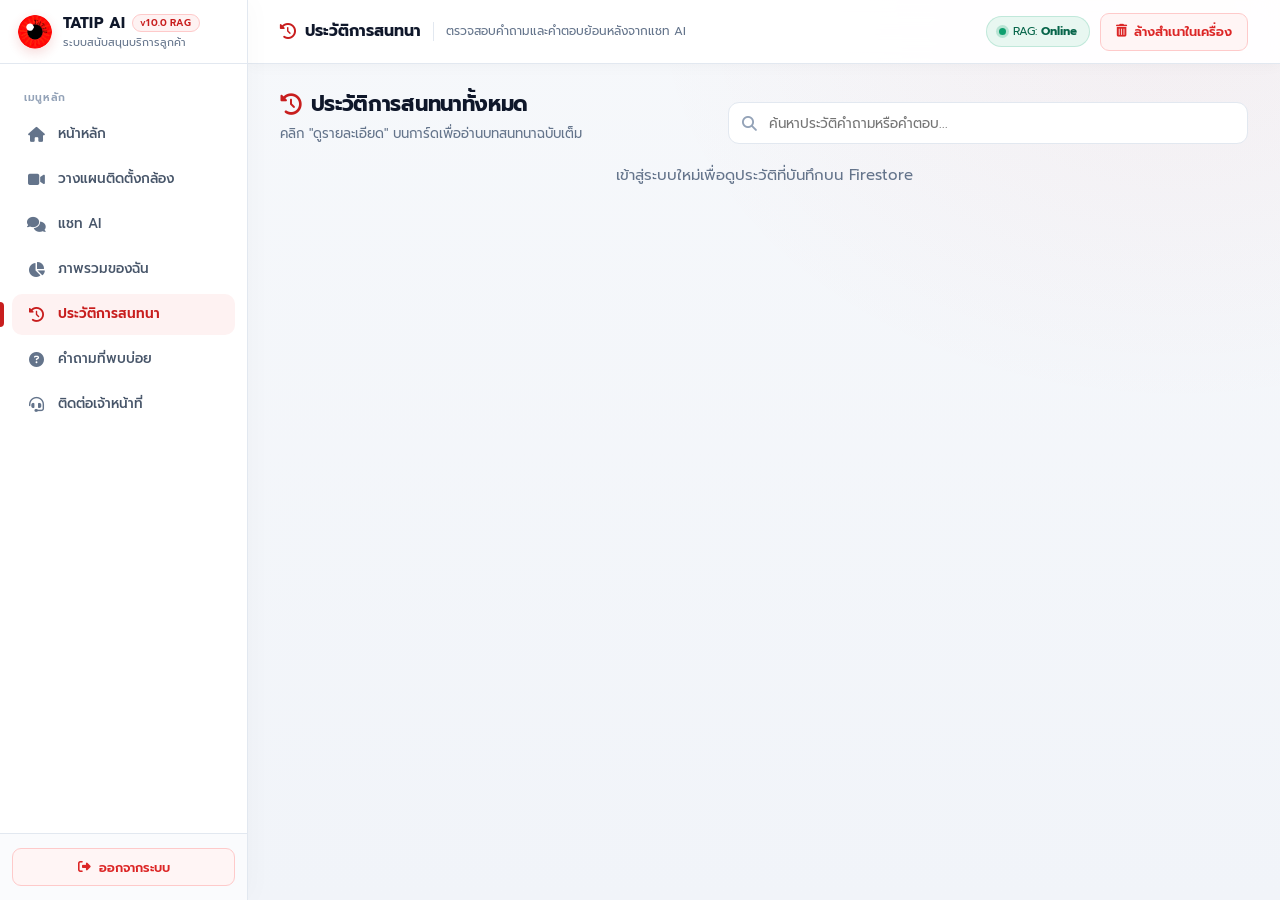
<file: history.html>
<!DOCTYPE html>
<html lang="th">
<head>
    <meta charset="UTF-8">
    <meta name="viewport" content="width=device-width, initial-scale=1.0">
    <title>ประวัติการสนทนา - TATIP AI</title>
    <link href="https://fonts.googleapis.com/css2?family=Prompt:wght@300;400;500;600;700&display=swap" rel="stylesheet">
    <link rel="stylesheet" href="https://cdnjs.cloudflare.com/ajax/libs/font-awesome/6.4.0/css/all.min.css">
    <link rel="stylesheet" href="./styles.css?v=20261111-desktop1">
</head>
<body>
    <!-- UNIFIED DESKTOP SIDEBAR -->
    <nav class="app-sidebar" aria-label="เมนูหลัก">
        <a href="index.html" class="sidebar-brand">
            <span class="logo-mark" aria-hidden="true"><img src="./assets/tatip-logo-source.png" alt=""></span>
            <div class="sidebar-brand-text">
                <div class="sidebar-brand-title">TATIP AI <span class="version-badge">v10.0 RAG</span></div>
                <span class="sidebar-brand-sub">ระบบสนับสนุนบริการลูกค้า</span>
            </div>
        </a>
        <div class="sidebar-nav-scroll">
            <div class="sidebar-section-label">เมนูหลัก</div>
            <a href="index.html" class="sidebar-link"><i class="fa-solid fa-house"></i><span>หน้าหลัก</span></a>
            <a href="camera_planner.html" class="sidebar-link"><i class="fa-solid fa-video"></i><span>วางแผนติดตั้งกล้อง</span></a>
            <a href="chat.html" class="sidebar-link"><i class="fa-solid fa-comments"></i><span>แชท AI</span></a>
            <a href="customer_dashboard.html" class="sidebar-link"><i class="fa-solid fa-chart-pie"></i><span>ภาพรวมของฉัน</span></a>
            <a href="history.html" class="sidebar-link active"><i class="fa-solid fa-clock-rotate-left"></i><span>ประวัติการสนทนา</span></a>
            <a href="faq.html" class="sidebar-link"><i class="fa-solid fa-circle-question"></i><span>คำถามที่พบบ่อย</span></a>
            <a href="contact.html" class="sidebar-link"><i class="fa-solid fa-headset"></i><span>ติดต่อเจ้าหน้าที่</span></a>
        </div>
        <div class="sidebar-footer">
            <button type="button" onclick="window.logoutUser ? window.logoutUser() : (localStorage.removeItem('currentUser'), location.replace('login.html'))" class="btn-sidebar-logout">
                <i class="fa-solid fa-right-from-bracket"></i> ออกจากระบบ
            </button>
        </div>
    </nav>

    <header class="top-navbar">
        <div class="nav-container">
            <div class="header-context">
                <div class="header-page-title"><i class="fa-solid fa-clock-rotate-left text-red"></i> ประวัติการสนทนา</div>
                <span class="header-page-sub">ตรวจสอบคำถามและคำตอบย้อนหลังจากแชท AI</span>
            </div>
            <div class="header-actions">
                <div class="status-online-pill"><span class="dot"></span><span>RAG: <strong>Online</strong></span></div>
                <button type="button" onclick="clearAllHistory()" class="btn-saas btn-saas-danger-soft">
                    <i class="fa-solid fa-trash-can"></i> ล้างสำเนาในเครื่อง
                </button>
            </div>
        </div>
    </header>

    <main class="main-content">
        <div class="page-title-box">
            <div>
                <h2><i class="fa-solid fa-clock-rotate-left text-red"></i> ประวัติการสนทนาทั้งหมด</h2>
                <p>คลิก "ดูรายละเอียด" บนการ์ดเพื่ออ่านบทสนทนาฉบับเต็ม</p>
            </div>
            <div class="search-box-wrapper" style="width:380px;">
                <i class="fa-solid fa-magnifying-glass search-icon"></i>
                <input type="text" id="historySearch" placeholder="ค้นหาประวัติคำถามหรือคำตอบ..." onkeyup="filterHistory()">
            </div>
        </div>

        <div id="historyList" class="history-grid-container"></div>
    </main>

    <div id="transcriptModal" class="modal-overlay">
        <div class="modal-content" style="max-width:680px;">
            <div class="modal-header">
                <h3><i class="fa-solid fa-file-lines text-red"></i> รายละเอียดประวัติการสนทนา</h3>
                <button class="btn-close-modal" onclick="closeTranscriptModal()">&times;</button>
            </div>
            <div id="transcriptBody"><p>กำลังโหลด...</p></div>
        </div>
    </div>

    <script>
    function clearAllHistory() {
        const currentUserStr = localStorage.getItem('currentUser');
        let username = 'guest';
        if (currentUserStr) {
            try { username = JSON.parse(currentUserStr).username || 'guest'; } catch (e) {}
        }

        if (confirm(`ล้างสำเนาประวัติในเบราว์เซอร์ของบัญชี [ ${username} ] ใช่หรือไม่? ข้อมูลที่บันทึกใน Firestore จะไม่ถูกลบ`)) {
            localStorage.removeItem(`tatip_chat_history_${username}`);
            loadHistory();
        }
    }
    </script>

    <script src="./script.js?v=20261112-historyfix1"></script>
</body>
</html>
</file>
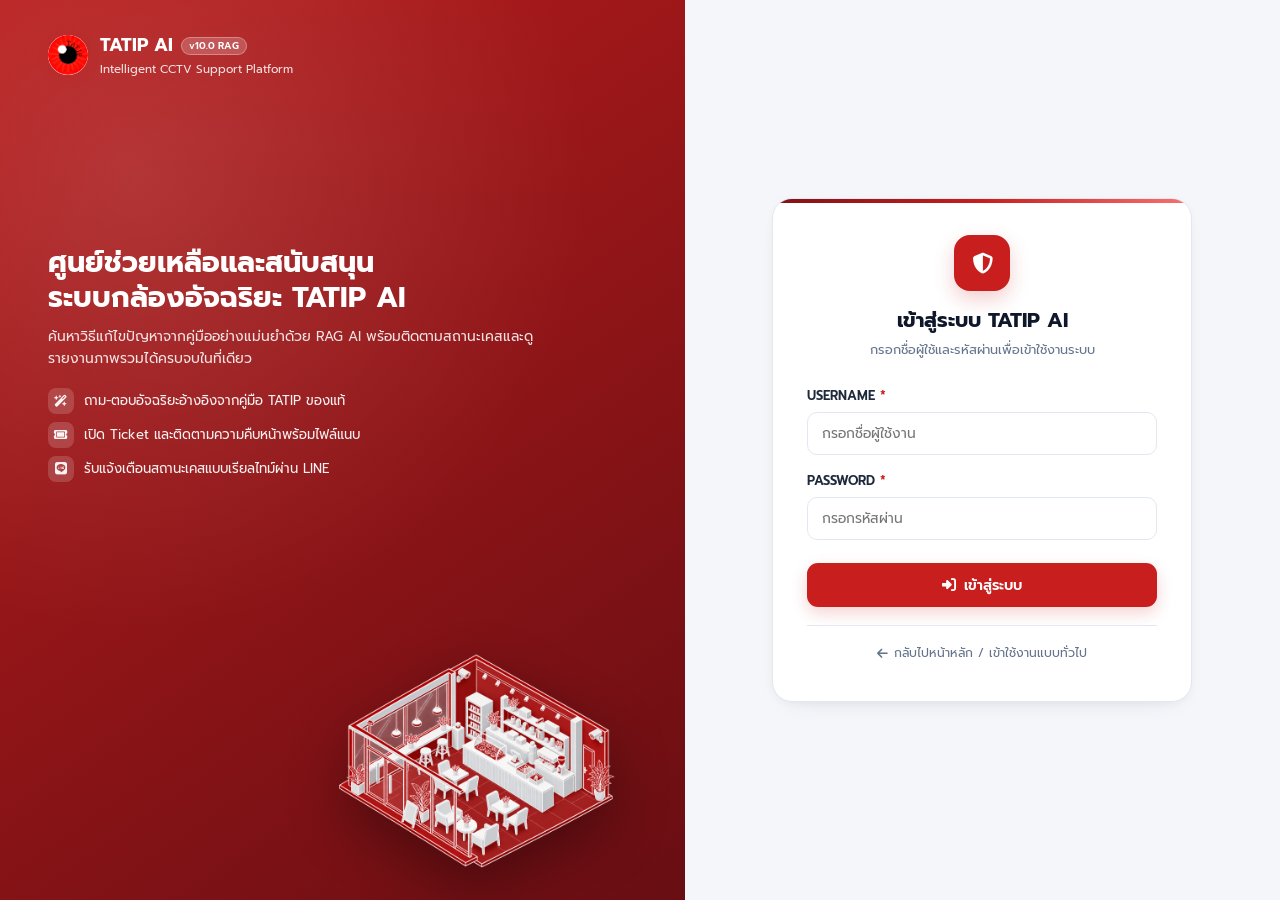
<file: login.html>
<!DOCTYPE html>
<html lang="th">
<head>
    <meta charset="UTF-8">
    <meta name="viewport" content="width=device-width, initial-scale=1.0">
    <title>เข้าสู่ระบบ - TATIP AI</title>
    <link href="https://fonts.googleapis.com/css2?family=Prompt:wght@300;400;500;600;700&display=swap" rel="stylesheet">
    <link rel="stylesheet" href="https://cdnjs.cloudflare.com/ajax/libs/font-awesome/6.4.0/css/all.min.css">
    <link rel="stylesheet" href="./styles.css?v=20261111-desktop1">
</head>
<body class="no-sidebar">
    <div class="login-split-wrapper">
        <!-- Left Brand & Showcase Panel -->
        <aside class="login-showcase">
            <div class="login-showcase-brand">
                <span class="logo-mark" style="width:40px;height:40px;" aria-hidden="true"><img src="./assets/tatip-logo-source.png" alt=""></span>
                <div>
                    <div style="display:flex;align-items:center;gap:8px;">
                        <span>TATIP AI</span>
                        <span class="version-badge" style="background:rgba(255,255,255,0.2);color:#fff;border-color:rgba(255,255,255,0.3);">v10.0 RAG</span>
                    </div>
                    <div style="font-size:0.78rem;font-weight:400;opacity:0.85;">Intelligent CCTV Support Platform</div>
                </div>
            </div>

            <div class="login-showcase-body">
                <h1>ศูนย์ช่วยเหลือและสนับสนุน<br>ระบบกล้องอัจฉริยะ TATIP AI</h1>
                <p>ค้นหาวิธีแก้ไขปัญหาจากคู่มืออย่างแม่นยำด้วย RAG AI พร้อมติดตามสถานะเคสและดูรายงานภาพรวมได้ครบจบในที่เดียว</p>
                <ul class="login-feature-list">
                    <li><i class="fa-solid fa-wand-magic-sparkles"></i> ถาม-ตอบอัจฉริยะอ้างอิงจากคู่มือ TATIP ของแท้</li>
                    <li><i class="fa-solid fa-ticket"></i> เปิด Ticket และติดตามความคืบหน้าพร้อมไฟล์แนบ</li>
                    <li><i class="fa-brands fa-line"></i> รับแจ้งเตือนสถานะเคสแบบเรียลไทม์ผ่าน LINE</li>
                </ul>
            </div>

            <img class="login-showcase-art" src="./assets/hero-isometric-cctv.png?v=20261030-lineart" alt="TATIP AI CCTV Monitoring">
        </aside>

        <!-- Right Login Form Panel -->
        <main class="login-form-pane">
            <div class="login-card">
                <div class="login-header">
                    <div class="login-icon"><i class="fa-solid fa-shield-halved"></i></div>
                    <h2 style="font-size: 1.35rem; font-weight: 700; color: var(--ink);">เข้าสู่ระบบ TATIP AI</h2>
                    <p style="font-size: 0.85rem; color: var(--text-muted); margin-top: 4px;">กรอกชื่อผู้ใช้และรหัสผ่านเพื่อเข้าใช้งานระบบ</p>
                </div>

                <form onsubmit="handleLogin(event)">
                    <div class="form-group">
                        <label for="username">USERNAME <span class="req">*</span></label>
                        <input type="text" id="username" required autocomplete="username" placeholder="กรอกชื่อผู้ใช้งาน">
                    </div>
                    <div class="form-group" style="margin-bottom: 1.5rem;">
                        <label for="password">PASSWORD <span class="req">*</span></label>
                        <input type="password" id="password" required autocomplete="current-password" placeholder="กรอกรหัสผ่าน">
                    </div>

                    <button type="submit" class="btn-send-contact-form">
                        <i class="fa-solid fa-right-to-bracket"></i> เข้าสู่ระบบ
                    </button>

                    <div style="text-align: center; margin-top: 18px; padding-top: 16px; border-top: 1px solid var(--border-color);">
                        <a href="index.html" style="font-size: 0.82rem; color: var(--text-muted); text-decoration: none; display: inline-flex; align-items: center; gap: 6px;">
                            <i class="fa-solid fa-arrow-left"></i> กลับไปหน้าหลัก / เข้าใช้งานแบบทั่วไป
                        </a>
                    </div>
                </form>
            </div>
        </main>
    </div>
    <script src="./script.js"></script>
</body>
</html>
</file>
<file: styles.css>
/* ==========================================================================
   TATIP AI — Desktop-First Professional SaaS Design System
   Target Viewports: 1366x768, 1440x900, 1920x1080
   ========================================================================== */
:root {
    --red: #C81E1E;
    --red-hover: #A31616;
    --red-deep: #7F1218;
    --red-soft: #FEF2F2;
    --primary-red: var(--red);
    --primary-red-hover: var(--red-hover);
    --primary-red-light: var(--red-soft);

    --ink: #0F172A;
    --ink-2: #1E293B;
    --text-dark: var(--ink);
    --text-muted: #64748B;
    --bg-gray: #F4F6FA;
    --card-bg: #FFFFFF;
    --border-color: #E2E8F0;

    --ok: #0E9F6E;
    --ok-soft: #E8F7F1;
    --warn: #D97706;
    --warn-soft: #FEF3C7;
    --info: #2563EB;
    --info-soft: #EFF6FF;

    --side-w: 248px;
    --header-h: 64px;
    --container-max: 1520px;

    --shadow-sm: 0 1px 3px rgba(15, 23, 42, 0.05);
    --shadow-card: 0 10px 28px -18px rgba(15, 23, 42, 0.16), 0 2px 8px rgba(15, 23, 42, 0.03);
    --shadow-card-hover: 0 18px 36px -18px rgba(127, 18, 24, 0.22), 0 6px 14px rgba(15, 23, 42, 0.05);
    --shadow-modal: 0 24px 60px -12px rgba(15, 23, 42, 0.28);
}

* {
    box-sizing: border-box;
    margin: 0;
    padding: 0;
    font-family: 'Prompt', system-ui, -apple-system, sans-serif;
}

html {
    scroll-behavior: smooth;
    font-size: 15px;
}

body {
    background:
        radial-gradient(ellipse at 92% 0%, rgba(200, 30, 30, 0.045), transparent 36rem),
        linear-gradient(180deg, #F6F8FB 0%, #F1F4F9 100%);
    color: var(--ink);
    line-height: 1.55;
    padding-left: var(--side-w);
    min-height: 100vh;
    overflow-x: hidden;
    -webkit-font-smoothing: antialiased;
}

body.no-sidebar {
    padding-left: 0;
}

.text-red { color: var(--red); }
.text-white { color: #FFFFFF; }
.req { color: var(--red); }
i, .fa-solid, .fa-regular, .fa-brands { display: inline-block; }
button { cursor: pointer; font-family: inherit; }
a { color: inherit; }

:focus-visible {
    outline: 2px solid rgba(200, 30, 30, 0.5);
    outline-offset: 2px;
    border-radius: 6px;
}

/* Custom sleek desktop scrollbars */
::-webkit-scrollbar { width: 7px; height: 7px; }
::-webkit-scrollbar-track { background: transparent; }
::-webkit-scrollbar-thumb { background: #CBD5E1; border-radius: 99px; }
::-webkit-scrollbar-thumb:hover { background: #94A3B8; }

/* ==========================================================================
   UNIFIED DESKTOP SIDEBAR (.app-sidebar / .bottom-nav)
   ========================================================================== */
.app-sidebar,
.bottom-nav {
    position: fixed;
    top: 0;
    left: 0;
    bottom: 0;
    width: var(--side-w);
    height: 100vh;
    z-index: 200;
    display: flex;
    flex-direction: column;
    background: #FFFFFF;
    border-right: 1px solid var(--border-color);
    box-shadow: 4px 0 24px rgba(15, 23, 42, 0.025);
    padding: 0;
}

.sidebar-brand {
    height: var(--header-h);
    padding: 0 18px;
    display: flex;
    align-items: center;
    gap: 11px;
    border-bottom: 1px solid var(--border-color);
    text-decoration: none;
    flex-shrink: 0;
}

.sidebar-brand-text {
    display: flex;
    flex-direction: column;
    min-width: 0;
}

.sidebar-brand-title {
    display: flex;
    align-items: center;
    gap: 7px;
    font-weight: 700;
    font-size: 1rem;
    color: var(--ink);
    letter-spacing: 0.01em;
}

.sidebar-brand-sub {
    font-size: 0.72rem;
    color: var(--text-muted);
    white-space: nowrap;
    overflow: hidden;
    text-overflow: ellipsis;
}

.version-badge {
    background: var(--red-soft);
    color: var(--red);
    border: 1px solid #FECACA;
    font-size: 0.65rem;
    padding: 1px 7px;
    border-radius: 99px;
    font-weight: 600;
    line-height: 1.4;
}

.sidebar-nav-scroll {
    flex: 1;
    overflow-y: auto;
    padding: 16px 12px;
    display: flex;
    flex-direction: column;
    gap: 4px;
}

.sidebar-section-label {
    font-size: 0.7rem;
    font-weight: 600;
    text-transform: uppercase;
    letter-spacing: 0.06em;
    color: #94A3B8;
    padding: 10px 12px 4px;
}

.bottom-nav-item,
.sidebar-link {
    display: flex;
    flex-direction: row;
    align-items: center;
    justify-content: flex-start;
    gap: 12px;
    padding: 10px 14px;
    border-radius: 10px;
    color: #475569;
    text-decoration: none;
    font-size: 0.9rem;
    font-weight: 500;
    position: relative;
    transition: background-color 0.16s ease, color 0.16s ease;
    border: 0;
    background: transparent;
    width: 100%;
    text-align: left;
}

.bottom-nav-item i,
.sidebar-link i {
    width: 20px;
    text-align: center;
    font-size: 1rem;
    color: #64748B;
    transition: color 0.16s ease;
}

.bottom-nav-item:hover,
.sidebar-link:hover {
    background: #F8FAFC;
    color: var(--ink);
}

.bottom-nav-item:hover i,
.sidebar-link:hover i {
    color: var(--ink);
}

.bottom-nav-item.active,
.sidebar-link.active {
    background: var(--red-soft);
    color: var(--red);
    font-weight: 600;
}

.bottom-nav-item.active i,
.sidebar-link.active i {
    color: var(--red);
}

.bottom-nav-item.active::before,
.sidebar-link.active::before {
    content: "";
    position: absolute;
    left: -12px;
    top: 8px;
    bottom: 8px;
    width: 4px;
    border-radius: 0 4px 4px 0;
    background: var(--red);
}

.sidebar-footer {
    padding: 14px 12px;
    border-top: 1px solid var(--border-color);
    background: #FAFBFD;
    display: flex;
    flex-direction: column;
    gap: 8px;
    flex-shrink: 0;
}

.btn-sidebar-logout {
    display: flex;
    align-items: center;
    justify-content: center;
    gap: 8px;
    width: 100%;
    height: 38px;
    border-radius: 9px;
    border: 1px solid #FECACA;
    background: #FFF5F5;
    color: #DC2626;
    font-size: 0.84rem;
    font-weight: 600;
    transition: background-color 0.16s ease, border-color 0.16s ease;
}

.btn-sidebar-logout:hover {
    background: #FEE2E2;
    border-color: #FCA5A5;
}

/* ==========================================================================
   DESKTOP TOP HEADER BAR
   ========================================================================== */
.top-navbar {
    position: sticky;
    top: 0;
    z-index: 100;
    height: var(--header-h);
    background: rgba(255, 255, 255, 0.92);
    backdrop-filter: saturate(160%) blur(12px);
    border-bottom: 1px solid var(--border-color);
    box-shadow: 0 2px 14px rgba(15, 23, 42, 0.03);
}

.nav-container {
    max-width: var(--container-max);
    height: 100%;
    margin: 0 auto;
    padding: 0 32px;
    display: flex;
    align-items: center;
    justify-content: space-between;
    gap: 16px;
}

.header-context {
    display: flex;
    align-items: center;
    gap: 12px;
    min-width: 0;
}

.header-page-title {
    font-size: 1.05rem;
    font-weight: 700;
    color: var(--ink);
    display: flex;
    align-items: center;
    gap: 9px;
    white-space: nowrap;
}

.header-page-sub {
    font-size: 0.8rem;
    color: var(--text-muted);
    padding-left: 12px;
    border-left: 1px solid var(--border-color);
    white-space: nowrap;
    overflow: hidden;
    text-overflow: ellipsis;
}

.header-actions {
    display: flex;
    align-items: center;
    gap: 10px;
    flex-shrink: 0;
}

.brand-logo { display: flex; flex-direction: column; text-decoration: none; min-width: 0; }
.logo-box { display: flex; align-items: center; gap: 8px; font-weight: 700; font-size: 1.05rem; color: var(--ink); }
.brand-subtitle { font-size: 0.72rem; color: var(--text-muted); }

.logo-mark {
    width: 34px;
    height: 34px;
    display: inline-block;
    flex: none;
    overflow: hidden;
    border-radius: 50%;
    background: #FFFFFF;
    box-shadow: 0 4px 12px rgba(200, 30, 30, 0.16);
}
.logo-mark img {
    display: block;
    width: 100%;
    height: auto;
    max-width: none;
}

.status-online-pill {
    background: var(--ok-soft);
    color: #07654A;
    border: 1px solid rgba(14, 159, 110, 0.18);
    font-size: 0.78rem;
    padding: 5px 12px;
    border-radius: 99px;
    display: inline-flex;
    align-items: center;
    gap: 7px;
    white-space: nowrap;
}
.dot, .dot-green {
    width: 7px;
    height: 7px;
    background: var(--ok);
    border-radius: 50%;
    box-shadow: 0 0 0 3px rgba(14, 159, 110, 0.22);
}

/* ==========================================================================
   COMMON DESKTOP BUTTONS & CONTROLS
   ========================================================================== */
.btn-saas {
    height: 38px;
    padding: 0 15px;
    border-radius: 9px;
    font-size: 0.85rem;
    font-weight: 600;
    display: inline-flex;
    align-items: center;
    justify-content: center;
    gap: 7px;
    border: 1px solid transparent;
    text-decoration: none;
    white-space: nowrap;
    transition: transform 0.15s ease, box-shadow 0.15s ease, background-color 0.15s ease, border-color 0.15s ease;
}
.btn-saas:hover { transform: translateY(-1px); }

.btn-saas-primary {
    background: var(--red);
    color: #FFFFFF;
    box-shadow: 0 4px 12px rgba(200, 30, 30, 0.2);
}
.btn-saas-primary:hover {
    background: var(--red-hover);
    box-shadow: 0 6px 16px rgba(200, 30, 30, 0.26);
}

.btn-saas-secondary {
    background: #FFFFFF;
    border-color: var(--border-color);
    color: var(--ink-2);
}
.btn-saas-secondary:hover {
    background: #F8FAFC;
    border-color: #CBD5E1;
}

.btn-saas-danger-soft {
    background: #FFF5F5;
    border-color: #FECACA;
    color: #DC2626;
}
.btn-saas-danger-soft:hover {
    background: #FEE2E2;
    border-color: #FCA5A5;
}

/* ==========================================================================
   MAIN CONTENT AREA
   ========================================================================== */
.main-content {
    max-width: var(--container-max);
    margin: 0 auto;
    padding: 24px 32px 44px;
}

.page-title-box {
    display: flex;
    align-items: flex-end;
    justify-content: space-between;
    gap: 16px;
    margin-bottom: 20px;
}

.page-title-box h2 {
    font-size: 1.4rem;
    font-weight: 700;
    letter-spacing: -0.015em;
    display: flex;
    align-items: center;
    gap: 10px;
    color: var(--ink);
}

.page-title-box p {
    font-size: 0.88rem;
    color: var(--text-muted);
    margin-top: 3px;
}

.section-header {
    display: flex;
    align-items: center;
    justify-content: space-between;
    margin-bottom: 14px;
}
.section-header h2,
.faqs-header h3 {
    font-size: 1.12rem;
    font-weight: 700;
    display: flex;
    align-items: center;
    gap: 8px;
    color: var(--ink);
}

/* ==========================================================================
   INDEX / HOME PAGE (DESKTOP OPTIMIZED)
   ========================================================================== */
.hero-banner {
    position: relative;
    overflow: hidden;
    margin-bottom: 20px;
    color: #FFFFFF;
    background:
        radial-gradient(100% 100% at 100% 0%, rgba(255, 255, 255, 0.12), transparent 55%),
        linear-gradient(135deg, #B91C1C 0%, var(--red-deep) 100%);
    border-radius: 20px;
    padding: 28px 36px;
    min-height: 245px;
    display: flex;
    align-items: center;
    box-shadow: 0 20px 44px -24px rgba(127, 18, 24, 0.55);
}

.hero-banner::before,
.hero-banner::after {
    content: "";
    position: absolute;
    width: 24px;
    height: 24px;
    border: 2px solid rgba(255, 255, 255, 0.45);
    pointer-events: none;
}
.hero-banner::before { top: 14px; left: 14px; border-right: 0; border-bottom: 0; border-top-left-radius: 6px; }
.hero-banner::after { bottom: 14px; right: 14px; border-left: 0; border-top: 0; border-bottom-right-radius: 6px; }

.hero-content {
    position: relative;
    z-index: 2;
    width: 60%;
    max-width: 680px;
}

.hero-art {
    display: block;
    position: absolute;
    z-index: 1;
    width: 44%;
    max-width: 520px;
    right: -10px;
    bottom: -18px;
    pointer-events: none;
}
.hero-art img {
    display: block;
    width: 100%;
    height: auto;
    filter: drop-shadow(0 20px 24px rgba(15, 5, 8, 0.35));
}

.ai-tag {
    display: inline-flex;
    align-items: center;
    gap: 6px;
    background: rgba(255, 255, 255, 0.16);
    border: 1px solid rgba(255, 255, 255, 0.22);
    padding: 4px 12px;
    border-radius: 99px;
    font-size: 0.78rem;
    font-weight: 500;
    margin-bottom: 12px;
}

.hero-title {
    font-size: 1.95rem;
    font-weight: 700;
    line-height: 1.25;
    margin-bottom: 8px;
}

.hero-subtitle {
    font-size: 0.94rem;
    opacity: 0.9;
    margin-bottom: 16px;
}

.hero-search-bar {
    background: #FFFFFF;
    border-radius: 14px;
    padding: 5px 5px 5px 16px;
    display: flex;
    align-items: center;
    max-width: 560px;
    margin-bottom: 12px;
    box-shadow: 0 10px 24px -10px rgba(0, 0, 0, 0.45);
}

.search-icon { color: #94A3B8; margin-right: 10px; }

.hero-search-bar input {
    border: 0;
    outline: 0;
    width: 100%;
    min-width: 0;
    font-size: 0.95rem;
    color: var(--ink);
    background: transparent;
}

.btn-hero-search {
    background: var(--red);
    color: #FFFFFF;
    border: 0;
    padding: 9px 20px;
    border-radius: 10px;
    font-weight: 600;
    font-size: 0.88rem;
    white-space: nowrap;
    transition: background-color 0.15s ease, transform 0.15s ease;
}
.btn-hero-search:hover { background: var(--red-hover); transform: translateY(-1px); }

.popular-tags {
    display: flex;
    gap: 8px;
    flex-wrap: wrap;
}

.tag-btn {
    background: rgba(255, 255, 255, 0.14);
    border: 1px solid rgba(255, 255, 255, 0.32);
    color: #FFFFFF;
    padding: 5px 13px;
    border-radius: 99px;
    font-size: 0.8rem;
    transition: background-color 0.15s ease, transform 0.15s ease;
}
.tag-btn:hover { background: rgba(255, 255, 255, 0.25); transform: translateY(-1px); }

.customer-dashboard-cta {
    display: flex;
    align-items: center;
    justify-content: space-between;
    gap: 16px;
    margin-bottom: 22px;
    padding: 14px 22px;
    background: #FFFFFF;
    border: 1px solid #EBD5D6;
    border-radius: 14px;
    box-shadow: var(--shadow-sm);
}

.categories-section { margin-bottom: 24px; }
.category-grid {
    display: grid;
    grid-template-columns: repeat(4, minmax(0, 1fr));
    gap: 16px;
}

.category-card {
    background: var(--card-bg);
    border: 1px solid var(--border-color);
    border-radius: 16px;
    padding: 18px 20px;
    display: flex;
    flex-direction: column;
    position: relative;
    overflow: hidden;
    box-shadow: var(--shadow-card);
    transition: transform 0.18s ease, box-shadow 0.18s ease, border-color 0.18s ease;
}
.category-card::after {
    content: "";
    position: absolute;
    top: 0;
    left: 16px;
    right: 16px;
    height: 2px;
    background: linear-gradient(90deg, transparent, rgba(200, 30, 30, 0.28), transparent);
    opacity: 0.6;
}
.category-card:hover {
    transform: translateY(-3px);
    border-color: #F0B9B9;
    box-shadow: var(--shadow-card-hover);
}

.cat-icon-box {
    width: 42px;
    height: 42px;
    border-radius: 12px;
    display: flex;
    align-items: center;
    justify-content: center;
    font-size: 1.05rem;
    margin-bottom: 12px;
}
.cat-icon-box.camera { background: #FDECEC; color: #C81E1E; }
.cat-icon-box.user { background: #FEF3D7; color: #B45309; }
.cat-icon-box.dashboard { background: #E4E9FF; color: #3F4BD6; }
.cat-icon-box.bell { background: #FCE7F1; color: #C0287A; }

.category-card h3 { font-size: 0.98rem; font-weight: 600; margin-bottom: 4px; color: var(--ink); }
.category-card p { font-size: 0.82rem; color: var(--text-muted); line-height: 1.45; margin-bottom: 12px; flex: 1; }
.cat-footer { font-size: 0.82rem; font-weight: 600; color: var(--red); display: flex; justify-content: space-between; align-items: center; }

.home-bottom-layout {
    display: grid;
    grid-template-columns: 1.6fr 1fr;
    gap: 20px;
    align-items: stretch;
    margin-top: 24px;
}

.top-faqs-container {
    background: var(--card-bg);
    border: 1px solid var(--border-color);
    border-radius: 16px;
    padding: 20px 22px;
    box-shadow: var(--shadow-card);
}
.faqs-header { display: flex; justify-content: space-between; align-items: center; margin-bottom: 14px; }
.faq-item-card {
    background: #F8FAFC;
    padding: 14px 16px;
    border-radius: 12px;
    margin-bottom: 10px;
    cursor: pointer;
    border: 1px solid var(--border-color);
    transition: background-color 0.16s ease, border-color 0.16s ease, transform 0.16s ease;
}
.faq-item-card:last-child { margin-bottom: 0; }
.faq-item-card:hover { background: #FFF8F8; border-color: #F3D2D2; transform: translateY(-1px); }
.faq-meta { margin-bottom: 5px; }
.badge-cat { font-size: 0.72rem; padding: 2px 9px; border-radius: 99px; font-weight: 600; }
.badge-cat.red { background: var(--red-soft); color: var(--red); }
.badge-cat.blue { background: #E3EEFF; color: #1D5FD0; }
.faq-item-card h4 { font-size: 0.92rem; font-weight: 600; margin-bottom: 2px; }
.faq-item-card p { font-size: 0.82rem; color: var(--text-muted); }

.rag-status-card {
    background: linear-gradient(160deg, var(--ink-2), var(--ink));
    color: #FFFFFF;
    border-radius: 16px;
    padding: 20px 22px;
    box-shadow: var(--shadow-card);
    display: flex;
    flex-direction: column;
    justify-content: space-between;
}
.rag-card-header { display: flex; justify-content: space-between; align-items: center; margin-bottom: 12px; }
.rag-pill-active {
    background: rgba(52, 211, 153, 0.14);
    color: #34D399;
    font-size: 0.75rem;
    padding: 4px 11px;
    border-radius: 99px;
    font-weight: 600;
    display: inline-flex;
    align-items: center;
    gap: 6px;
}
.vdb-badge { font-size: 0.72rem; color: #CBD5E1; background: rgba(255, 255, 255, 0.08); padding: 3px 10px; border-radius: 99px; }
.rag-status-card h3 { font-size: 1.08rem; margin-bottom: 4px; }
.rag-desc { font-size: 0.84rem; color: #94A3B8; margin-bottom: 16px; }
.rag-stats-grid { display: grid; grid-template-columns: 1fr 1fr; gap: 12px; }
.stat-box { background: rgba(255, 255, 255, 0.06); border: 1px solid rgba(255, 255, 255, 0.1); padding: 12px; border-radius: 12px; text-align: center; }
.stat-num { font-size: 1.25rem; font-weight: 700; }
.stat-num.text-red { color: #FF6B6B; }
.stat-label { font-size: 0.75rem; color: #CBD5E1; margin-top: 2px; }

/* ==========================================================================
   CHAT WORKSPACE (2-COLUMN FULL HEIGHT DESKTOP CHAT)
   ========================================================================== */
.chat-workspace-grid {
    display: grid;
    grid-template-columns: minmax(0, 1fr) 310px;
    gap: 20px;
    height: calc(100vh - var(--header-h) - 48px);
    min-height: 540px;
}

.chat-container-layout {
    background: var(--card-bg);
    border: 1px solid var(--border-color);
    border-radius: 18px;
    overflow: hidden;
    display: flex;
    flex-direction: column;
    height: 100%;
    min-width: 0;
    box-shadow: var(--shadow-card);
}

.chat-header {
    padding: 12px 20px;
    border-bottom: 1px solid var(--border-color);
    display: flex;
    align-items: center;
    gap: 12px;
    background: #FFFFFF;
    flex-shrink: 0;
}

.ai-avatar {
    width: 40px;
    height: 40px;
    border-radius: 50%;
    display: flex;
    align-items: center;
    justify-content: center;
    flex-shrink: 0;
}
.chat-header h3 { font-size: 0.98rem; font-weight: 700; color: var(--ink); }
.sub-status { font-size: 0.76rem; color: var(--ok); font-weight: 500; display: inline-flex; align-items: center; gap: 5px; }

.btn-reset-chat {
    margin-left: auto;
    background: #F8FAFC;
    border: 1px solid var(--border-color);
    padding: 7px 14px;
    border-radius: 9px;
    font-size: 0.82rem;
    font-weight: 500;
    color: var(--text-muted);
    transition: all 0.15s ease;
}
.btn-reset-chat:hover {
    color: var(--red);
    background: var(--red-soft);
    border-color: #FECACA;
}

.chat-messages-box {
    flex: 1;
    min-height: 0;
    padding: 20px 24px;
    overflow-y: auto;
    background:
        radial-gradient(circle at 12% 10%, rgba(200, 30, 30, 0.03), transparent 22rem),
        #F6F8FB;
    scroll-behavior: smooth;
}

.message-group {
    display: flex;
    gap: 10px;
    margin-bottom: 16px;
    align-items: flex-end;
}
.message-group.user { flex-direction: row-reverse; }

.message-avatar {
    width: 34px;
    height: 34px;
    border-radius: 50%;
    display: flex;
    align-items: center;
    justify-content: center;
    font-size: 0.85rem;
    flex-shrink: 0;
}
.message-group.user .message-avatar {
    background: #E2E8F0;
    color: #475569;
}

.message-body {
    max-width: 74%;
    display: flex;
    flex-direction: column;
}
.message-group.user .message-body { align-items: flex-end; }

.message-bubble {
    padding: 12px 16px;
    font-size: 0.94rem;
    line-height: 1.6;
    word-break: break-word;
}
.message-group.ai .message-bubble {
    background: #FFFFFF;
    border: 1px solid var(--border-color);
    border-radius: 16px 16px 16px 4px;
    box-shadow: 0 2px 8px rgba(15, 23, 42, 0.035);
    color: var(--ink);
}
.message-group.user .message-bubble {
    background: var(--red);
    color: #FFFFFF;
    border-radius: 16px 16px 4px 16px;
    box-shadow: 0 4px 12px rgba(200, 30, 30, 0.18);
}

.message-time {
    font-size: 0.72rem;
    color: var(--text-muted);
    margin-top: 4px;
    padding: 0 4px;
}

.chat-input-area {
    padding: 14px 20px;
    display: flex;
    gap: 12px;
    align-items: center;
    background: #FFFFFF;
    border-top: 1px solid var(--border-color);
    flex-shrink: 0;
}
.chat-input-area input {
    flex: 1;
    min-width: 0;
    height: 44px;
    background: #F8FAFC;
    border: 1px solid var(--border-color);
    padding: 0 18px;
    border-radius: 12px;
    outline: 0;
    font-size: 0.95rem;
    color: var(--ink);
    transition: border-color 0.15s ease, box-shadow 0.15s ease, background-color 0.15s ease;
}
.chat-input-area input:focus {
    border-color: var(--red);
    background: #FFFFFF;
    box-shadow: 0 0 0 3px rgba(200, 30, 30, 0.1);
}

.btn-send-chat {
    height: 44px;
    padding: 0 20px;
    flex: none;
    background: var(--red);
    color: #FFFFFF;
    border: 0;
    border-radius: 12px;
    font-size: 0.92rem;
    font-weight: 600;
    display: inline-flex;
    align-items: center;
    gap: 8px;
    box-shadow: 0 4px 12px rgba(200, 30, 30, 0.2);
    transition: background-color 0.15s ease, transform 0.15s ease;
}
.btn-send-chat:hover { background: var(--red-hover); transform: translateY(-1px); }

/* Chat Right Context Panel */
.chat-side-panel {
    display: flex;
    flex-direction: column;
    gap: 16px;
    height: 100%;
    overflow-y: auto;
    min-width: 0;
}

.chat-panel-card {
    background: var(--card-bg);
    border: 1px solid var(--border-color);
    border-radius: 16px;
    padding: 18px;
    box-shadow: var(--shadow-card);
}

.chat-panel-card h4 {
    font-size: 0.92rem;
    font-weight: 700;
    color: var(--ink);
    margin-bottom: 12px;
    display: flex;
    align-items: center;
    gap: 8px;
}

.quick-replies-vertical {
    display: flex;
    flex-direction: column;
    gap: 8px;
}

.qr-btn {
    display: flex;
    align-items: center;
    gap: 10px;
    width: 100%;
    text-align: left;
    background: #F8FAFC;
    border: 1px solid var(--border-color);
    color: var(--ink-2);
    padding: 10px 12px;
    border-radius: 10px;
    font-size: 0.84rem;
    font-weight: 500;
    transition: all 0.15s ease;
}
.qr-btn i { color: var(--red); width: 16px; text-align: center; }
.qr-btn:hover {
    background: var(--red-soft);
    border-color: #FECACA;
    color: var(--red);
    transform: translateX(2px);
}

.chat-logo-mark {
    width: 100%;
    height: 100%;
    display: block;
    flex: none;
    overflow: hidden;
    border-radius: 50%;
    background: #FFFFFF;
    box-shadow: 0 2px 8px rgba(200, 30, 30, 0.16);
}
.chat-logo-mark img { display: block; width: 100%; height: auto; }

/* ==========================================================================
   HISTORY & FAQ & CONTACT (DESKTOP)
   ========================================================================== */
.history-controls-bar,
.faq-controls-bar {
    display: flex;
    align-items: center;
    justify-content: space-between;
    gap: 16px;
    margin-bottom: 20px;
}

.search-box-wrapper {
    position: relative;
    flex: 1;
    max-width: 520px;
}
.search-box-wrapper .search-icon {
    position: absolute;
    left: 14px;
    top: 50%;
    transform: translateY(-50%);
    color: #94A3B8;
    margin: 0;
}
.search-box-wrapper input {
    width: 100%;
    height: 42px;
    padding: 0 14px 0 40px;
    border: 1px solid var(--border-color);
    background: #FFFFFF;
    border-radius: 11px;
    outline: 0;
    font-size: 0.9rem;
    color: var(--ink);
    transition: border-color 0.15s ease, box-shadow 0.15s ease;
}
.search-box-wrapper input:focus {
    border-color: var(--red);
    box-shadow: 0 0 0 3px rgba(200, 30, 30, 0.1);
}

.history-grid-container {
    display: grid;
    grid-template-columns: repeat(3, minmax(0, 1fr));
    gap: 16px;
}

.history-card {
    background: #FFFFFF;
    border: 1px solid var(--border-color);
    border-radius: 16px;
    padding: 18px 20px;
    box-shadow: var(--shadow-card);
    display: flex;
    flex-direction: column;
    transition: transform 0.18s ease, box-shadow 0.18s ease, border-color 0.18s ease;
}
.history-card:hover {
    transform: translateY(-3px);
    box-shadow: var(--shadow-card-hover);
    border-color: #FECACA;
}
.history-header { display: flex; justify-content: space-between; align-items: center; margin-bottom: 10px; }
.history-icon-type {
    width: 34px;
    height: 34px;
    border-radius: 10px;
    background: var(--red-soft);
    color: var(--red);
    display: flex;
    align-items: center;
    justify-content: center;
    font-size: 0.9rem;
}
.status-badge { font-size: 0.72rem; padding: 3px 10px; border-radius: 99px; font-weight: 600; background: #F1F5F9; color: var(--text-muted); }
.status-badge.resolved { background: #DCFCE7; color: #166534; }
.history-card h4 { font-size: 0.95rem; font-weight: 600; margin-bottom: 6px; color: var(--ink); line-height: 1.45; }
.history-card p {
    font-size: 0.84rem;
    color: var(--text-muted);
    margin-bottom: 14px;
    flex: 1;
    display: -webkit-box;
    -webkit-line-clamp: 3;
    -webkit-box-orient: vertical;
    overflow: hidden;
}
.history-footer {
    border-top: 1px solid var(--border-color);
    padding-top: 10px;
    display: flex;
    justify-content: space-between;
    align-items: center;
    font-size: 0.78rem;
    color: var(--text-muted);
}
.btn-view-transcript {
    background: none;
    border: 0;
    color: var(--red);
    font-weight: 600;
    font-size: 0.82rem;
    padding: 4px 0;
}
.btn-view-transcript:hover { text-decoration: underline; }

/* CONTACT PAGE: Balanced 1fr (Channels) + 1.35fr (Form) */
.contact-grid-layout {
    display: grid;
    grid-template-columns: 1fr 1.35fr;
    gap: 24px;
    align-items: start;
}

.contact-channels { display: flex; flex-direction: column; gap: 14px; }
.channel-card {
    background: #FFFFFF;
    border: 1px solid var(--border-color);
    border-radius: 16px;
    padding: 18px 20px;
    display: flex;
    align-items: flex-start;
    gap: 16px;
    box-shadow: var(--shadow-card);
    transition: transform 0.16s ease, box-shadow 0.16s ease, border-color 0.16s ease;
}
.channel-card:hover {
    transform: translateY(-2px);
    box-shadow: var(--shadow-card-hover);
    border-color: #FECACA;
}
.channel-icon {
    width: 46px;
    height: 46px;
    border-radius: 13px;
    display: flex;
    align-items: center;
    justify-content: center;
    font-size: 1.15rem;
    flex-shrink: 0;
}
.channel-icon.red { background: var(--red-soft); color: var(--red); }
.channel-icon.green { background: #DCFCE7; color: #087A54; }
.channel-icon.blue { background: #E3EEFF; color: #1D5FD0; }
.channel-info { flex: 1; min-width: 0; }
.channel-info h4 { font-size: 0.95rem; font-weight: 600; color: var(--ink); margin-bottom: 2px; }
.channel-info .phone-num, .channel-info .line-id { font-size: 1.15rem; font-weight: 700; color: var(--ink); margin-top: 2px; }

.contact-form-card {
    background: #FFFFFF;
    border: 1px solid var(--border-color);
    border-radius: 18px;
    padding: 26px 28px;
    box-shadow: var(--shadow-card);
}
.contact-form-card h3 {
    font-size: 1.1rem;
    font-weight: 700;
    margin-bottom: 18px;
    display: flex;
    align-items: center;
    gap: 8px;
    color: var(--ink);
    padding-bottom: 12px;
    border-bottom: 1px solid var(--border-color);
}

.btn-send-contact-form {
    background: var(--red);
    color: #FFFFFF;
    border: 0;
    width: 100%;
    height: 44px;
    border-radius: 11px;
    font-weight: 600;
    font-size: 0.95rem;
    display: flex;
    align-items: center;
    justify-content: center;
    gap: 8px;
    box-shadow: 0 6px 16px rgba(200, 30, 30, 0.2);
    transition: background-color 0.15s ease, transform 0.15s ease;
}
.btn-send-contact-form:hover { background: var(--red-hover); transform: translateY(-1px); }

/* ==========================================================================
   FORMS & DESKTOP CENTERED MODALS
   ========================================================================== */
.form-group { margin-bottom: 16px; }
.form-group label { display: block; font-size: 0.86rem; font-weight: 600; color: var(--ink-2); margin-bottom: 6px; }
.form-group input,
.form-group select,
.form-group textarea {
    width: 100%;
    padding: 10px 14px;
    border: 1px solid var(--border-color);
    background: #FFFFFF;
    border-radius: 10px;
    font-size: 0.92rem;
    color: var(--ink);
    outline: 0;
    resize: vertical;
    transition: border-color 0.15s ease, box-shadow 0.15s ease;
}
.form-group input:focus,
.form-group select:focus,
.form-group textarea:focus {
    border-color: var(--red);
    box-shadow: 0 0 0 3px rgba(200, 30, 30, 0.12);
}
.form-group small { display: block; color: var(--text-muted); font-size: 0.78rem; margin-top: 5px; }

.modal-overlay {
    display: none;
    position: fixed;
    inset: 0;
    padding-left: var(--side-w);
    background: rgba(15, 23, 42, 0.55);
    backdrop-filter: blur(4px);
    z-index: 2000;
    align-items: center;
    justify-content: center;
}
.modal-overlay.active { display: flex; }

.modal-content {
    background: #FFFFFF;
    width: 92%;
    max-width: 560px;
    max-height: 88vh;
    overflow-y: auto;
    border-radius: 18px;
    padding: 24px 26px;
    box-shadow: var(--shadow-modal);
    animation: modalPop 0.2s ease-out;
}
@keyframes modalPop {
    from { transform: scale(0.97) translateY(8px); opacity: 0; }
    to { transform: scale(1) translateY(0); opacity: 1; }
}
.modal-header {
    display: flex;
    justify-content: space-between;
    align-items: center;
    margin-bottom: 16px;
    padding-bottom: 12px;
    border-bottom: 1px solid var(--border-color);
}
.modal-header h3 { font-size: 1.08rem; font-weight: 700; display: flex; align-items: center; gap: 8px; }
.btn-close-modal {
    width: 34px;
    height: 34px;
    border-radius: 9px;
    background: #F1F5F9;
    border: 0;
    font-size: 1.2rem;
    color: var(--text-muted);
    display: inline-flex;
    align-items: center;
    justify-content: center;
}
.btn-close-modal:hover { background: #E2E8F0; color: var(--ink); }

/* ==========================================================================
   SPLIT-SCREEN ENTERPRISE LOGIN PAGE
   ========================================================================== */
.login-split-wrapper {
    display: grid;
    grid-template-columns: 1.15fr 1fr;
    min-height: 100vh;
}

.login-showcase {
    position: relative;
    overflow: hidden;
    background:
        radial-gradient(circle at 20% 20%, rgba(255, 255, 255, 0.12), transparent 50%),
        linear-gradient(145deg, #B91C1C 0%, #680E13 100%);
    color: #FFFFFF;
    padding: 32px 48px;
    display: flex;
    flex-direction: column;
    justify-content: space-between;
    gap: 16px;
}

.login-showcase-brand {
    display: flex;
    align-items: center;
    gap: 12px;
    font-size: 1.2rem;
    font-weight: 700;
}

.login-showcase-body {
    position: relative;
    z-index: 2;
    max-width: 520px;
}

.login-showcase-body h1 {
    font-size: 1.9rem;
    font-weight: 700;
    line-height: 1.25;
    margin-bottom: 10px;
}

.login-showcase-body p {
    font-size: 0.92rem;
    color: rgba(255, 255, 255, 0.88);
    line-height: 1.6;
    margin-bottom: 18px;
}

.login-feature-list {
    display: flex;
    flex-direction: column;
    gap: 8px;
    list-style: none;
}
.login-feature-list li {
    display: flex;
    align-items: center;
    gap: 10px;
    font-size: 0.88rem;
    color: rgba(255, 255, 255, 0.94);
}
.login-feature-list i {
    width: 26px;
    height: 26px;
    border-radius: 8px;
    background: rgba(255, 255, 255, 0.16);
    display: inline-flex;
    align-items: center;
    justify-content: center;
    font-size: 0.8rem;
}

.login-showcase-art {
    width: auto;
    max-width: 350px;
    max-height: 215px;
    object-fit: contain;
    margin-top: 4px;
    align-self: flex-end;
    filter: drop-shadow(0 20px 28px rgba(0, 0, 0, 0.35));
}

.login-form-pane {
    display: flex;
    align-items: center;
    justify-content: center;
    padding: 40px;
    background: #F4F6FA;
}

.login-card {
    background: #FFFFFF;
    border-radius: 20px;
    padding: 36px 34px;
    width: 100%;
    max-width: 420px;
    border: 1px solid var(--border-color);
    box-shadow: var(--shadow-card);
    position: relative;
    overflow: hidden;
}
.login-card::before {
    content: "";
    position: absolute;
    top: 0;
    left: 0;
    right: 0;
    height: 4px;
    background: linear-gradient(90deg, var(--red-deep), var(--red), #F87171);
}
.login-header { text-align: center; margin-bottom: 26px; }
.login-icon {
    width: 56px;
    height: 56px;
    background: var(--red);
    color: #FFFFFF;
    border-radius: 16px;
    display: flex;
    align-items: center;
    justify-content: center;
    font-size: 1.4rem;
    margin: 0 auto 14px;
    box-shadow: 0 8px 20px rgba(200, 30, 30, 0.22);
}

/* ==========================================================================
   SHARED DASHBOARD & ADMIN WORKSPACE COMPONENTS
   ========================================================================== */
.saas-panel {
    background: #FFFFFF;
    border: 1px solid var(--border-color);
    border-radius: 16px;
    padding: 20px 22px;
    box-shadow: var(--shadow-card);
}

.saas-table-responsive {
    overflow-x: auto;
    border: 1px solid var(--border-color);
    border-radius: 12px;
    background: #FFFFFF;
}

.saas-table {
    width: 100%;
    border-collapse: collapse;
    font-size: 0.86rem;
}
.saas-table th {
    background: #F8FAFC;
    color: #475569;
    font-weight: 600;
    padding: 11px 14px;
    text-align: left;
    border-bottom: 1px solid var(--border-color);
    white-space: nowrap;
}
.saas-table td {
    padding: 11px 14px;
    text-align: left;
    border-bottom: 1px solid #F1F5F9;
    color: var(--ink);
    vertical-align: middle;
}
.saas-table tr:last-child td { border-bottom: 0; }
.saas-table tr:hover td { background: #FFFDFD; }

/* Admin Sub-Tabs Navigation */
.admin-tabs-bar {
    display: flex;
    align-items: center;
    gap: 8px;
    background: #FFFFFF;
    border: 1px solid var(--border-color);
    border-radius: 12px;
    padding: 6px;
    margin-bottom: 20px;
    box-shadow: var(--shadow-sm);
    width: fit-content;
}

.admin-tab-btn {
    border: 0;
    background: transparent;
    color: var(--text-muted);
    padding: 9px 18px;
    border-radius: 8px;
    font-size: 0.88rem;
    font-weight: 600;
    display: inline-flex;
    align-items: center;
    gap: 8px;
    transition: all 0.15s ease;
}
.admin-tab-btn:hover { color: var(--ink); background: #F8FAFC; }
.admin-tab-btn.active {
    background: var(--red);
    color: #FFFFFF;
    box-shadow: 0 3px 10px rgba(200, 30, 30, 0.22);
}

.admin-tab-panel[hidden] { display: none !important; }
</file>
